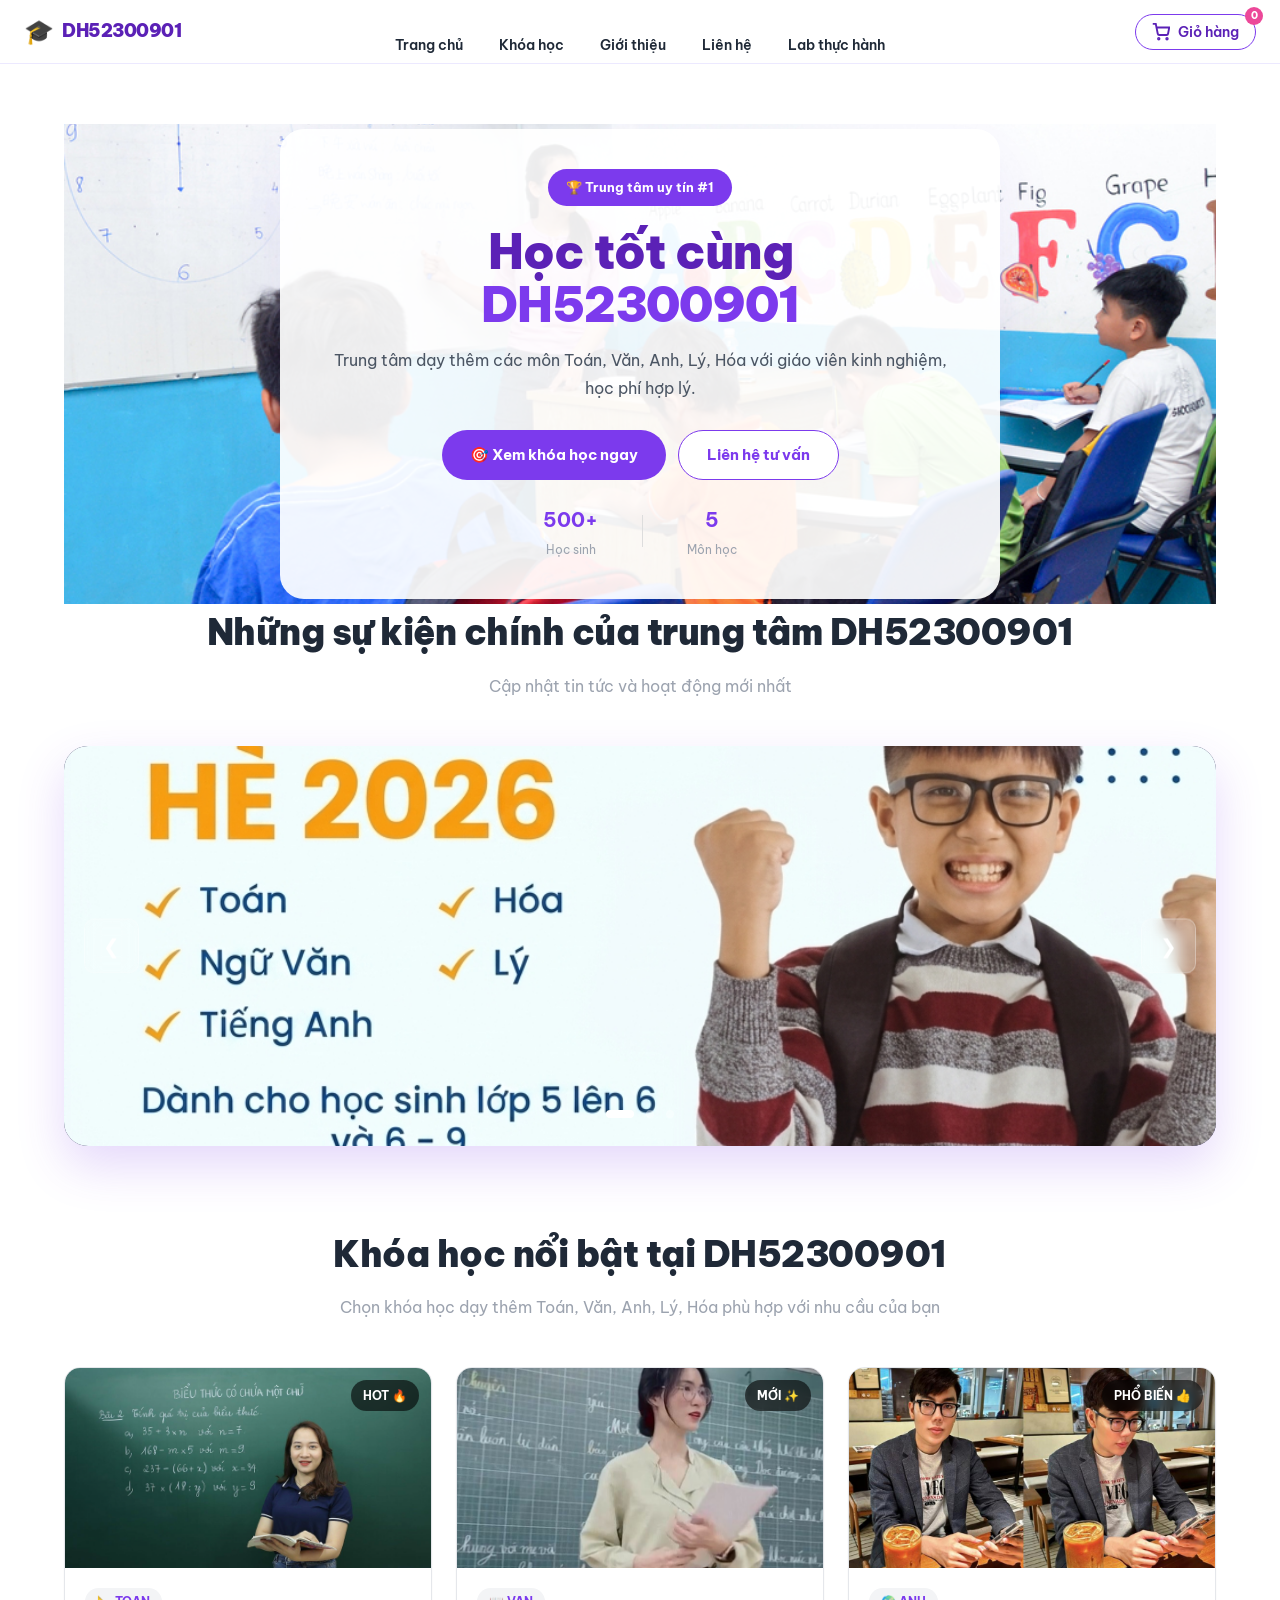
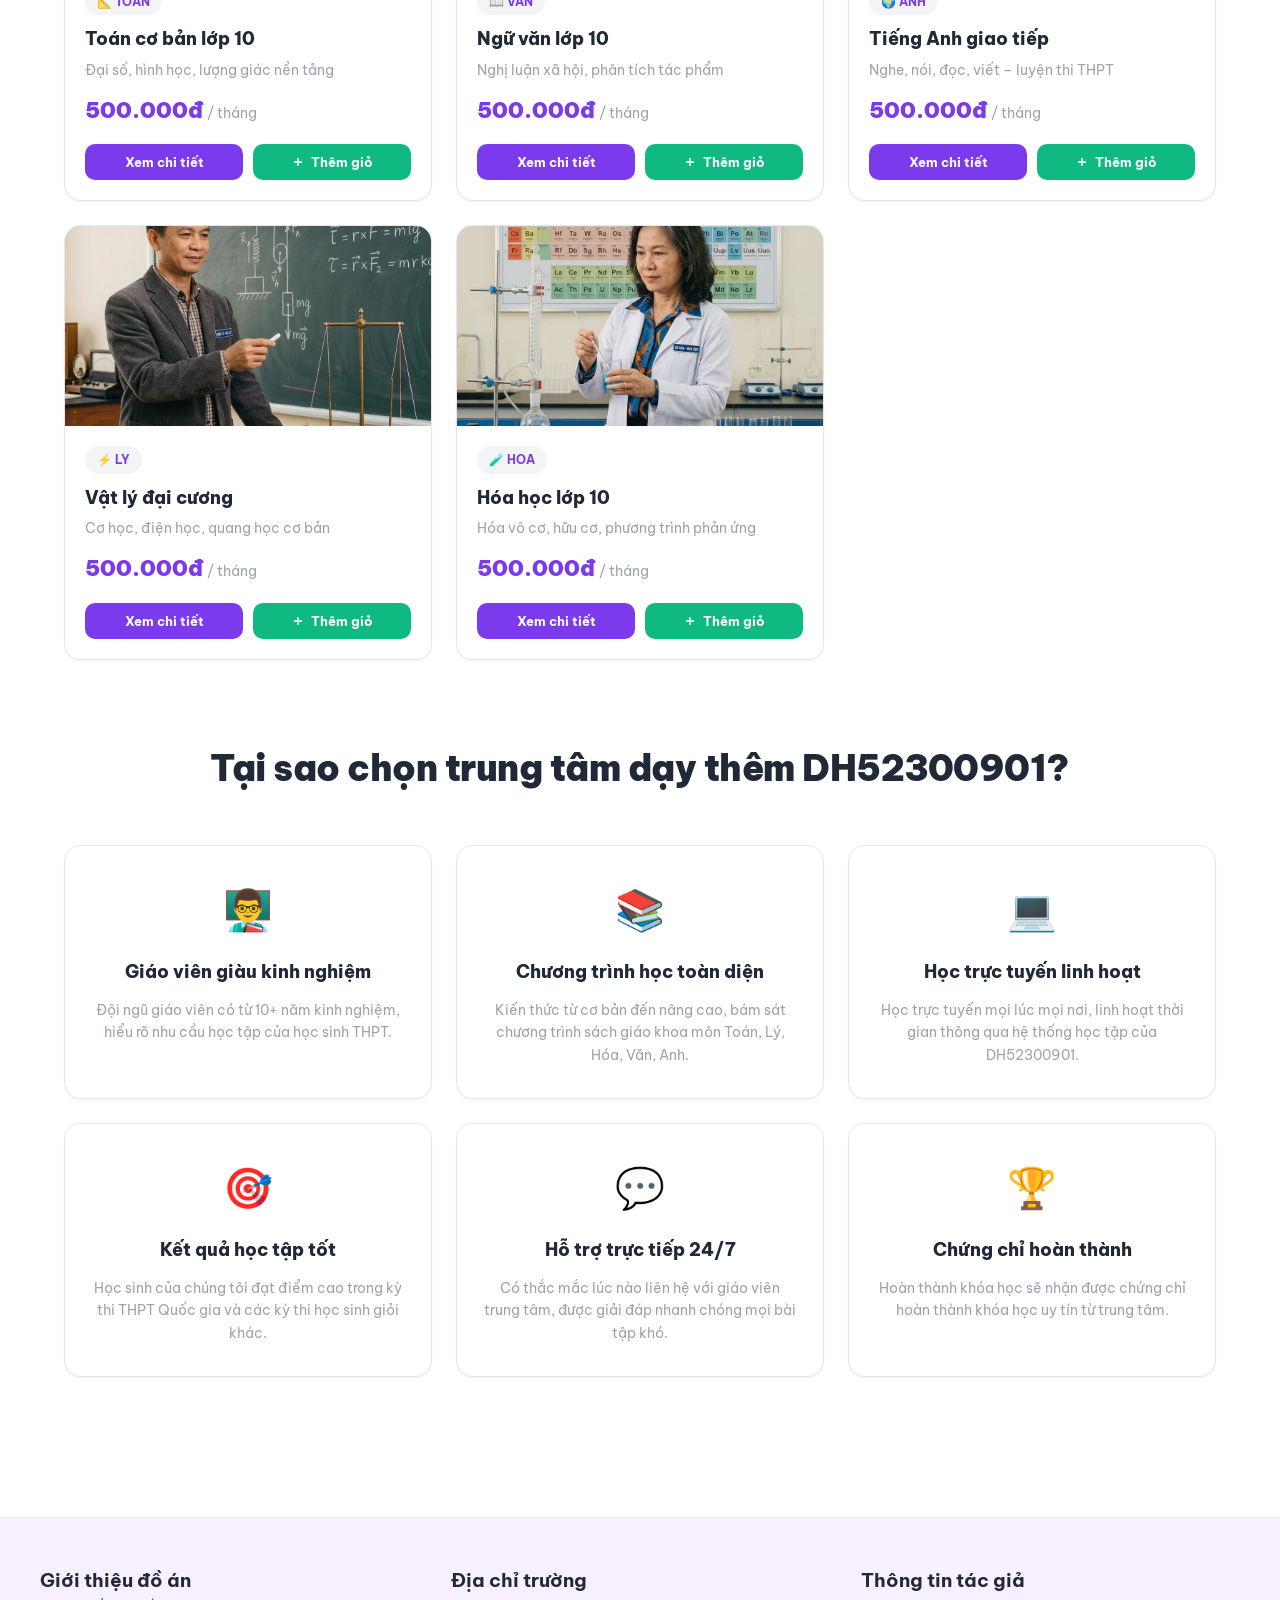
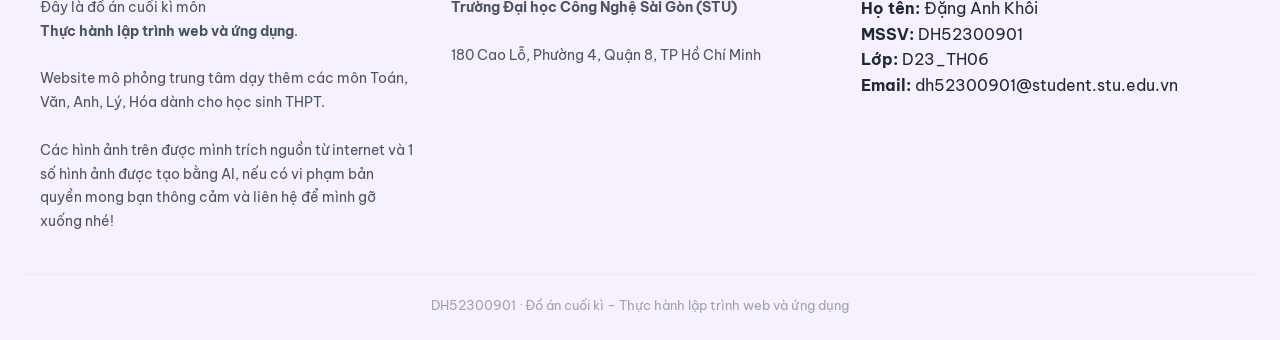
<file: index.html>
<!DOCTYPE html>
<html lang="vi">
<head>
  <meta charset="UTF-8" />
  <meta name="viewport" content="width=device-width, initial-scale=1.0" />
  <title>Khóa học trực tuyến - DH52300901</title>
  <meta name="google-site-verification" content="_TT1Zi2xBsuQ5uroSVG64uKX32jhVyEyyowKezohORg" />
  <meta name="description" content="DH52300901 - Trung tâm dạy thêm: khóa học Toán, Văn, Anh, Lý, Hóa. Học trực tuyến linh hoạt, giáo viên giàu kinh nghiệm.">
  <meta name="author" content="Đặng Anh Khôi">
  <link rel="canonical" href="https://anhkhoi0208.github.io/DH52300901-t-ch-h-p-AEO-AIEO-v-c-c-k-thu-t-tri-n-khai./">
  <meta property="og:type" content="website">
  <meta property="og:title" content="Khóa học trực tuyến - DH52300901">
  <meta property="og:description" content="DH52300901 - Trung tâm dạy thêm: khóa học Toán, Văn, Anh, Lý, Hóa. Học trực tuyến linh hoạt, giáo viên giàu kinh nghiệm.">
  <meta property="og:url" content="https://anhkhoi0208.github.io/DH52300901-t-ch-h-p-AEO-AIEO-v-c-c-k-thu-t-tri-n-khai./">
  <meta property="og:image" content="https://anhkhoi0208.github.io/DH52300901-t-ch-h-p-AEO-AIEO-v-c-c-k-thu-t-tri-n-khai./jpg/banner.jpg">
  <meta name="twitter:card" content="summary_large_image">
  <meta name="twitter:title" content="Khóa học trực tuyến - DH52300901">
  <meta name="twitter:description" content="DH52300901 - Trung tâm dạy thêm: khóa học Toán, Văn, Anh, Lý, Hóa.">
  <link rel="preconnect" href="https://fonts.googleapis.com">
  <link href="https://fonts.googleapis.com/css2?family=Be+Vietnam+Pro:wght@400;500;600;700;800;900&display=swap" rel="stylesheet">
  <link rel="stylesheet" href="css/style.css" />
  
  <script type="application/ld+json">
  {
    "@context": "https://schema.org",
    "@graph": [
      {
        "@type": "Organization",
       "@id": "https://anhkhoi0208.github.io/DH52300901-t-ch-h-p-AEO-AIEO-v-c-c-k-thu-t-tri-n-khai./#org",
        "name": "Trung tâm DH52300901",
        "url": "https://anhkhoi0208.github.io/DH52300901-t-ch-h-p-AEO-AIEO-v-c-c-k-thu-t-tri-n-khai./",
        "logo": "https://anhkhoi0208.github.io/DH52300901-t-ch-h-p-AEO-AIEO-v-c-c-k-thu-t-tri-n-khai./jpg/banner.jpg",
        "contactPoint": [
          {
            "@type": "ContactPoint",
            "email": "dh52300901@student.stu.edu.vn",
            "contactType": "customer support",
            "availableLanguage": ["vi"]
          }
        ]
      },
      {
        "@type": "WebSite",
          "@id": "https://anhkhoi0208.github.io/DH52300901-t-ch-h-p-AEO-AIEO-v-c-c-k-thu-t-tri-n-khai./#website",
          "url": "https://anhkhoi0208.github.io/DH52300901-t-ch-h-p-AEO-AIEO-v-c-c-k-thu-t-tri-n-khai./",
          "name": "Khóa học trực tuyến - DH52300901",
          "publisher": {
           "@id": "https://anhkhoi0208.github.io/DH52300901-t-ch-h-p-AEO-AIEO-v-c-c-k-thu-t-tri-n-khai./#org"
                        }
    },
      {
        "@type": "WebPage",
        "@id": "https://anhkhoi0208.github.io/DH52300901-t-ch-h-p-AEO-AIEO-v-c-c-k-thu-t-tri-n-khai./index.html",
        "url": "https://anhkhoi0208.github.io/DH52300901-t-ch-h-p-AEO-AIEO-v-c-c-k-thu-t-tri-n-khai./index.html",
        "name": "Khóa học trực tuyến - DH52300901",
        "description": "Trang chủ giới thiệu khóa học trực tuyến và thông tin trung tâm đào tạo công nghệ DH52300901.",
      "isPartOf": {
       "@id": "https://anhkhoi0208.github.io/DH52300901-t-ch-h-p-AEO-AIEO-v-c-c-k-thu-t-tri-n-khai./#website"
                  },
      "author": {
        "@type": "Person",
         "name": "Đặng Anh Khôi"
                },
        "datePublished": "2026-05-21",
        "dateModified": "2026-05-22"
      }
    ]
  }
  </script>
  
  <script type="application/ld+json">
  {
    "@context": "https://schema.org",
    "@type": "FAQPage",
    "mainEntity": [
      {
        "@type": "Question",
        "name": "Làm sao để đăng ký khóa học tại trung tâm DH52300901?",
        "acceptedAnswer": {
          "@type": "Answer",
          "text": "Bạn có thể đăng ký khóa học bằng cách truy cập vào trang Liên hệ trên website chính thức của DH52300901, điền thông tin vào form tư vấn hoặc gửi email trực tiếp đến dh52300901@student.stu.edu.vn."
        }
      },
      {
        "@type": "Question",
        "name": "Học phí các khóa học trực tuyến tại DH52300901 là bao nhiêu?",
        "acceptedAnswer": {
          "@type": "Answer",
          "text": "Học phí tại trung tâm DH52300901 phụ thuộc vào từng lộ trình học cụ thể (như Lập trình Web, C#, C++). Học viên vui lòng liên hệ trực tiếp để nhận bảng giá chi tiết kèm các chương trình ưu đãi hiện hành."
        }
      }
    ]
  }
  </script>
</head>
<body>

  <a class="skip-link" href="#main" style="position: absolute; top: -9999px; left: -9999px;" aria-hidden="true">Bỏ qua sang nội dung chính</a>

  <header class="header">
    <div class="logo" onclick="scrollToTop()" role="button" tabindex="0" aria-label="Trang chủ" style="cursor: pointer;">
      <span class="logo-icon">🎓</span>
      <span class="logo-text">DH52300901</span>
    </div>

    <nav aria-label="Thanh điều hướng chính">
      <ul class="main-nav">
        <li><a href="index.html">Trang chủ</a></li>
        <li><a href="#courses">Khóa học</a></li>
        <li><a href="#about">Giới thiệu</a></li>
        <li><a href="lienhe.html">Liên hệ</a></li>
        <li><a href="lab.html">Lab thực hành</a></li>
      </ul>
    </nav>

    <button class="cart-btn" onclick="openCart()" aria-label="Mở giỏ hàng">
      <svg width="18" height="18" viewBox="0 0 24 24" fill="none" stroke="currentColor" stroke-width="2.5"><circle cx="9" cy="21" r="1"/><circle cx="20" cy="21" r="1"/><path d="M1 1h4l2.68 13.39a2 2 0 0 0 2 1.61h9.72a2 2 0 0 0 2-1.61L23 6H6"/></svg>
      Giỏ hàng
      <span class="cart-badge" id="cart-count" aria-live="polite" aria-atomic="true">0</span>
    </button>

    <button class="hamburger" id="hamburger" onclick="toggleMobileNav()" aria-label="Menu" aria-controls="mobile-nav" aria-expanded="false">
      <span></span><span></span><span></span>
    </button>
  </header>

  <div class="mobile-nav-overlay" id="mobile-nav-overlay" onclick="closeMobileNav()"></div>
  <nav class="mobile-nav" id="mobile-nav" aria-label="Thanh điều hướng di động">
    <ul>
      <li><a href="#banner" onclick="closeMobileNav()">🏠 Trang chủ</a></li>
      <li><a href="#courses" onclick="closeMobileNav()">📚 Khóa học</a></li>
      <li><a href="#about" onclick="closeMobileNav()">ℹ️ Giới thiệu</a></li>
      <li><a href="lienhe.html" onclick="closeMobileNav()">📞 Liên hệ</a></li>
    </ul>
  </nav>
  
  <main id="main" class="main" role="main">
    
    <section class="banner" id="banner">
      <img class="banner-img" src="jpg/banner.jpg" alt="Banner trung tâm dạy thêm DH52300901" />
      <div class="banner-content">
        <div class="banner-badge">🏆 Trung tâm uy tín #1</div>
        <h1>Học tốt cùng<br/><span class="hero-highlight">DH52300901</span></h1>
        <p>Trung tâm dạy thêm các môn Toán, Văn, Anh, Lý, Hóa với giáo viên kinh nghiệm, học phí hợp lý.</p>

        <div class="banner-actions">
          <button class="banner-btn primary" onclick="document.getElementById('courses').scrollIntoView({behavior:'smooth'})">
            🎯 Xem khóa học ngay
          </button>
          <a href="lienhe.html" class="banner-btn secondary">Liên hệ tư vấn</a>
        </div>

        <div class="banner-stats">
          <div class="stat"><strong>500+</strong><span>Học sinh</span></div>
          <div class="stat-divider"></div>
          <div class="stat"><strong>5</strong><span>Môn học</span></div>
        </div>
      </div>
    </section>

    <section class="event-section">
      <div class="section-header">
        <h2 class="section-title">Những sự kiện chính của trung tâm DH52300901</h2>
        <p class="section-sub">Cập nhật tin tức và hoạt động mới nhất</p>
      </div>

      <div class="banner-slider">
        <div class="banner-slide active">
          <img src="jpg/slideshow2.png" alt="Sự kiện khai giảng khóa học trực tuyến mới">
        </div>
        <div class="banner-slide">
          <img src="jpg/slideshow1.png" alt="Buổi học lập trình nhóm chất lượng cao">
        </div>
        <div class="banner-slide">
          <img src="jpg/sildeshow3.png" alt="Vinh danh học viên đạt điểm cao kỳ thi quốc gia">
        </div>
        <button class="banner-prev" aria-label="Sự kiện trước">&#10094;</button>
        <button class="banner-next" aria-label="Sự kiện tiếp">&#10095;</button>
        <div class="banner-dots">
          <span class="banner-dot active"></span>
          <span class="banner-dot"></span>
          <span class="banner-dot"></span>
        </div>
      </div>
    </section>

    <section id="courses" class="courses-section">
      <div class="section-header">
        <h2 class="section-title">Khóa học nổi bật tại DH52300901</h2>
        <p class="section-sub">Chọn khóa học dạy thêm Toán, Văn, Anh, Lý, Hóa phù hợp với nhu cầu của bạn</p>
      </div>

      <div class="courses-grid" id="courses-grid">
      </div>
    </section>

    <section id="about" class="about-section">
      <div class="section-header">
        <h2 class="section-title">Tại sao chọn trung tâm dạy thêm DH52300901?</h2>
      </div>

      <div class="about-grid">
        <div class="about-card">
          <div class="about-icon" aria-hidden="true">👨‍🏫</div>
          <h3>Giáo viên giàu kinh nghiệm</h3>
          <p>Đội ngũ giáo viên có từ 10+ năm kinh nghiệm, hiểu rõ nhu cầu học tập của học sinh THPT.</p>
        </div>

        <div class="about-card">
          <div class="about-icon" aria-hidden="true">📚</div>
          <h3>Chương trình học toàn diện</h3>
          <p>Kiến thức từ cơ bản đến nâng cao, bám sát chương trình sách giáo khoa môn Toán, Lý, Hóa, Văn, Anh.</p>
        </div>

        <div class="about-card">
          <div class="about-icon" aria-hidden="true">💻</div>
          <h3>Học trực tuyến linh hoạt</h3>
          <p>Học trực tuyến mọi lúc mọi nơi, linh hoạt thời gian thông qua hệ thống học tập của DH52300901.</p>
        </div>

        <div class="about-card">
          <div class="about-icon" aria-hidden="true">🎯</div>
          <h3>Kết quả học tập tốt</h3>
          <p>Học sinh của chúng tôi đạt điểm cao trong kỳ thi THPT Quốc gia và các kỳ thi học sinh giỏi khác.</p>
        </div>

        <div class="about-card">
          <div class="about-icon" aria-hidden="true">💬</div>
          <h3>Hỗ trợ trực tiếp 24/7</h3>
          <p>Có thắc mắc lúc nào liên hệ với giáo viên trung tâm, được giải đáp nhanh chóng mọi bài tập khó.</p>
        </div>

        <div class="about-card">
          <div class="about-icon" aria-hidden="true">🏆</div>
          <h3>Chứng chỉ hoàn thành</h3>
          <p>Hoàn thành khóa học sẽ nhận được chứng chỉ hoàn thành khóa học uy tín từ trung tâm.</p>
        </div>
      </div>
    </section>

  </main>

  <footer class="footer">
    <div class="footer-content">
      <div class="footer-col left">
        <h3>Giới thiệu đồ án</h3>
        <p>
          Đây là đồ án cuối kì môn<br/>
          <strong>Thực hành lập trình web và ứng dụng</strong>.<br/><br/>
          Website mô phỏng trung tâm dạy thêm các môn Toán, Văn, Anh, Lý, Hóa dành cho học sinh THPT.
          <br/><br/>
          Các hình ảnh trên được mình trích nguồn từ internet và 1 số hình ảnh được tạo bằng AI, nếu có vi phạm bản quyền mong bạn thông cảm và liên hệ để mình gỡ xuống nhé!
        </p>
      </div>
      <div class="footer-col center">
        <h3>Địa chỉ trường</h3>
        <p>
          <strong>Trường Đại học Công Nghệ Sài Gòn (STU)</strong><br/><br/>
          180 Cao Lỗ, Phường 4, Quận 8, TP Hồ Chí Minh<br/>
        </p>
      </div>
      <div class="footer-col right">
        <h3>Thông tin tác giả</h3>
        <div class="info-row">
          <span><strong>Họ tên:</strong></span>
          <span>Đặng Anh Khôi</span>
        </div>
        <div class="info-row">
          <span><strong>MSSV:</strong></span>
          <span>DH52300901</span>
        </div>
        <div class="info-row">
          <span><strong>Lớp:</strong></span>
          <span>D23_TH06</span>
        </div>
        <div class="info-row">
          <span><strong>Email:</strong></span>
          <span>dh52300901@student.stu.edu.vn</span>
        </div>
      </div>
    </div>
    <div class="footer-bottom">
      DH52300901 · Đồ án cuối kì – Thực hành lập trình web và ứng dụng
    </div>
  </footer>

  <div class="cart-overlay" id="cart-overlay" onclick="closeCart()"></div>
  <div class="cart-modal" id="cart-modal">
    <div class="cart-modal-content">
      <div class="cart-modal-header">
        <h2>🛒 Giỏ hàng</h2>
        <button class="close-btn" onclick="closeCart()">&times;</button>
      </div>
      <div class="cart-modal-body" id="cart-modal-body">
        <p class="empty-cart">Giỏ hàng trống</p>
      </div>
      <div class="cart-modal-footer">
        <div class="cart-total">
          <span>Tổng:</span>
          <span class="total-price" id="total-price">0đ</span>
        </div>
        <button class="btn-checkout" onclick="checkout()">Thanh toán</button>
      </div>
    </div>
  </div>

  <script src="js/app.js"></script>
</body>
</html>
</file>
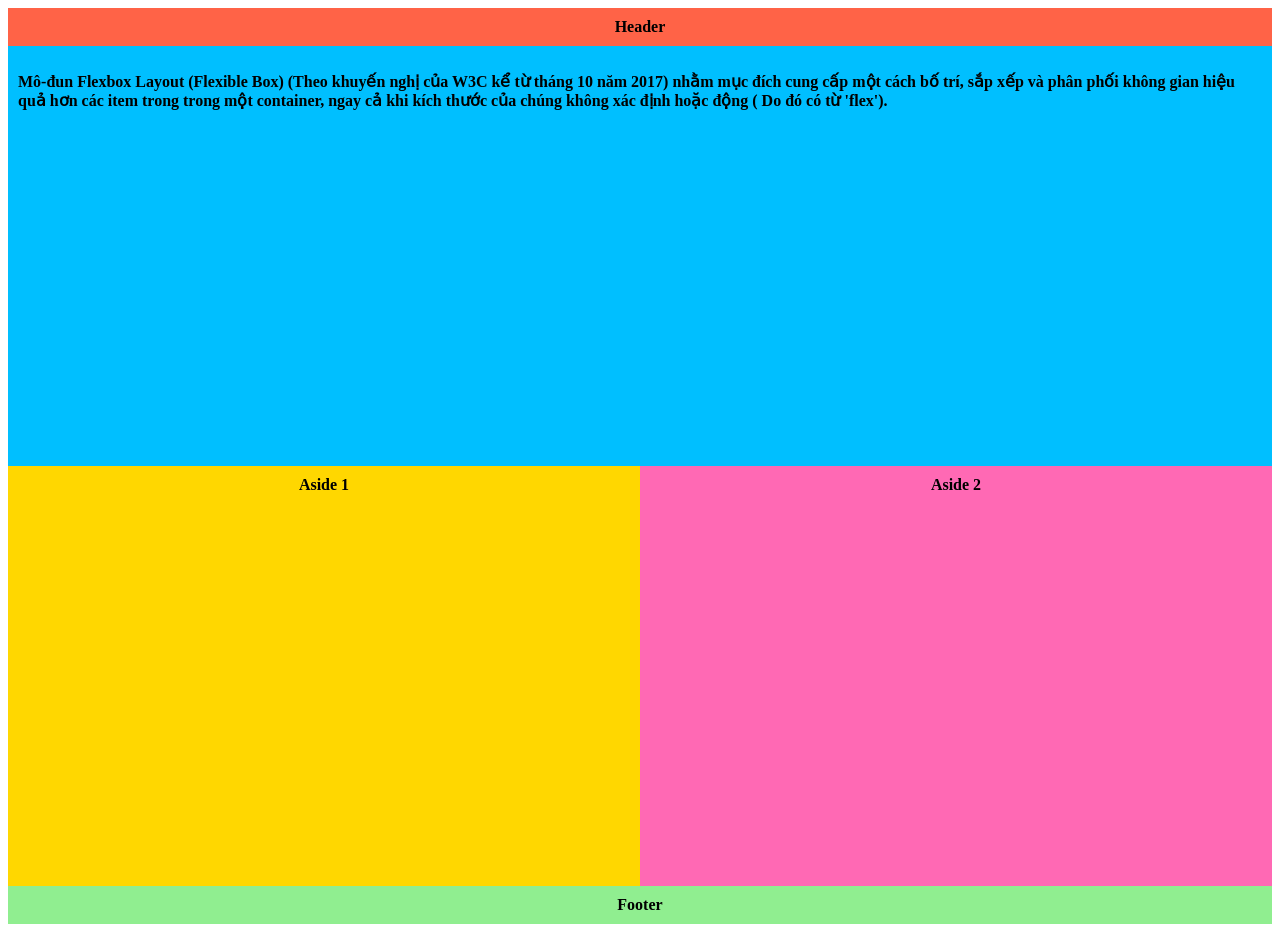
<file: lab/Lab06/Bai_2_Minh_hoa_layout/index.html>
<!DOCTYPE html>
<html>

<head>
	<meta http-equiv="Content-Type" content="text/html; charset=utf-8" />
    <link rel="stylesheet" href="css/style.css">
</head>

<body>
    <div class="wrapper">
        <header class="header-flex-2">Header</header>
        <article class="main">
            <p>Mô-đun Flexbox Layout (Flexible Box) (Theo khuyến nghị của W3C kể từ tháng 10 năm 2017) nhằm mục đích
                cung cấp một cách bố trí, sắp xếp và phân phối không gian hiệu quả hơn các item trong trong một
                container, ngay cả khi kích thước của chúng không xác định hoặc động ( Do đó có từ 'flex').</p>
        </article>
        <aside class="aside aside-1">Aside 1</aside>
        <aside class="aside aside-2">Aside 2</aside>
        <footer class="footer-flex-2">Footer</footer>
    </div>
</body>

</html>
</file>
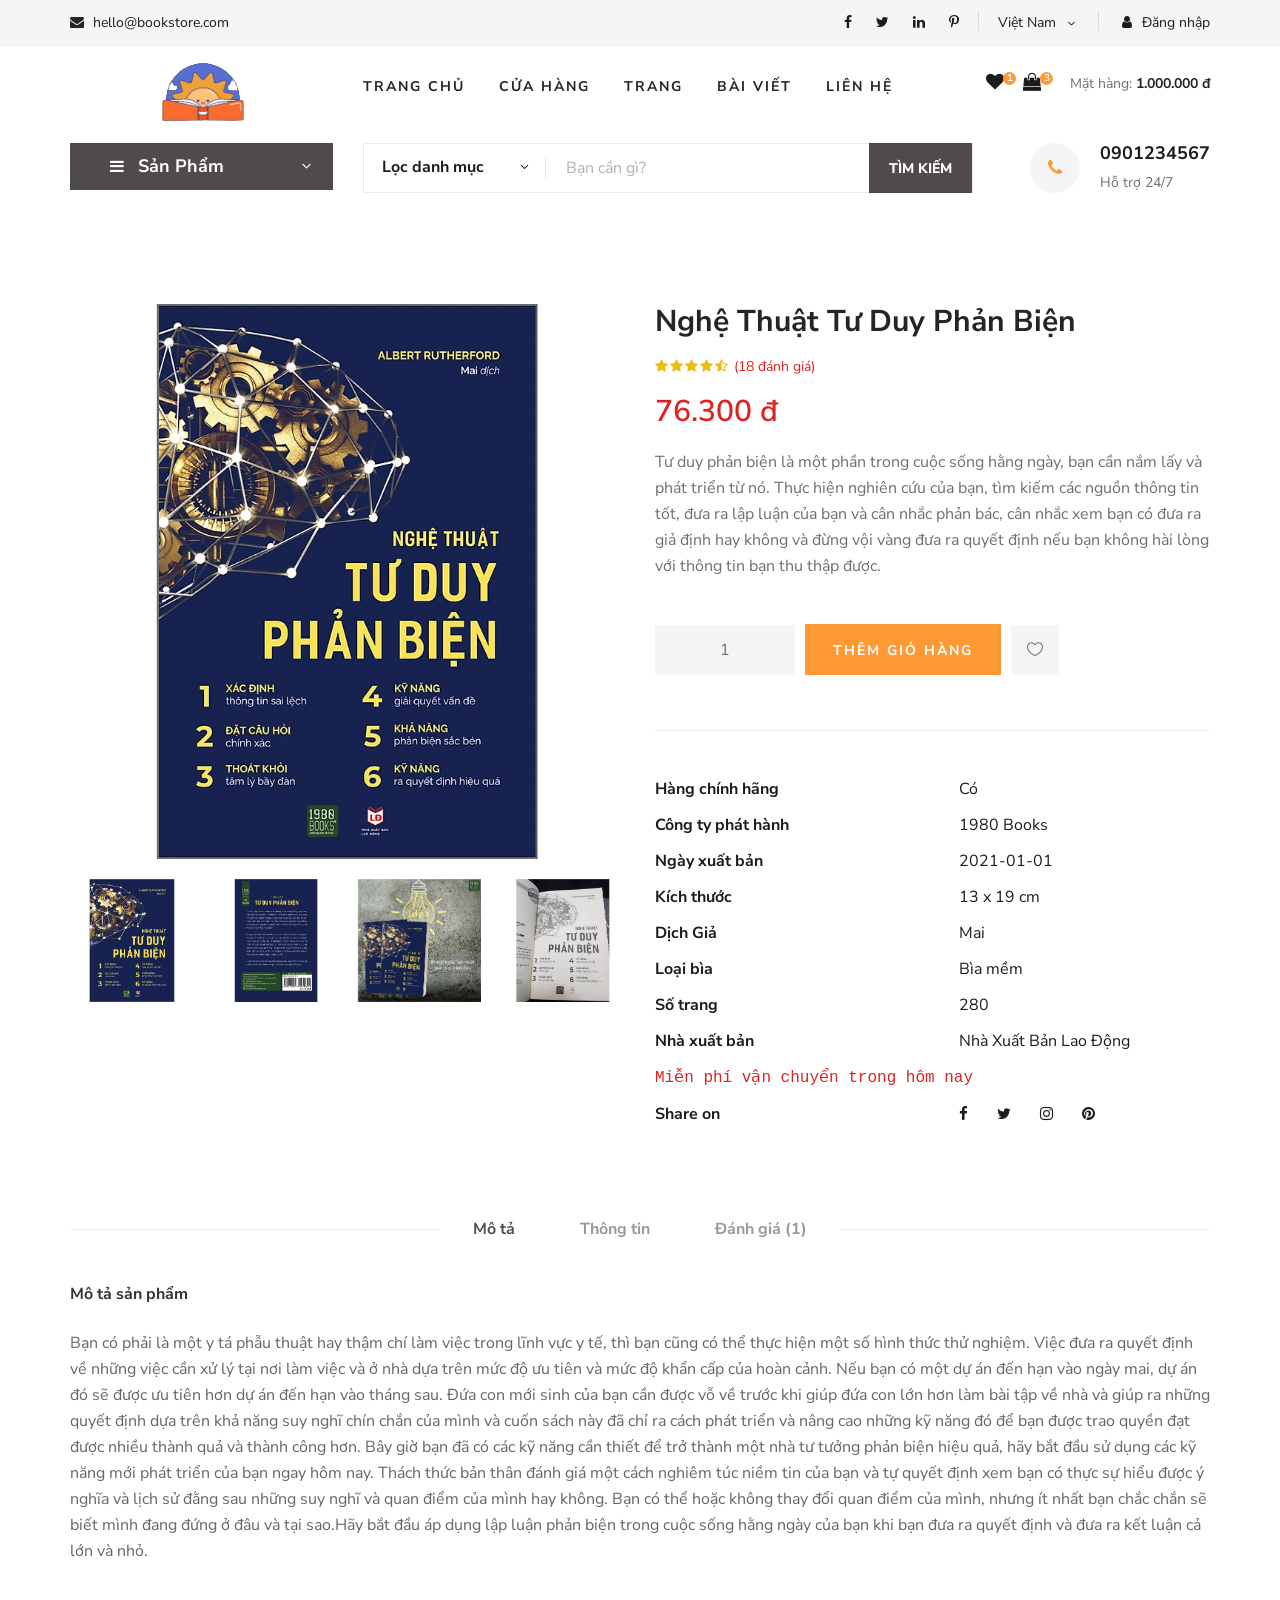
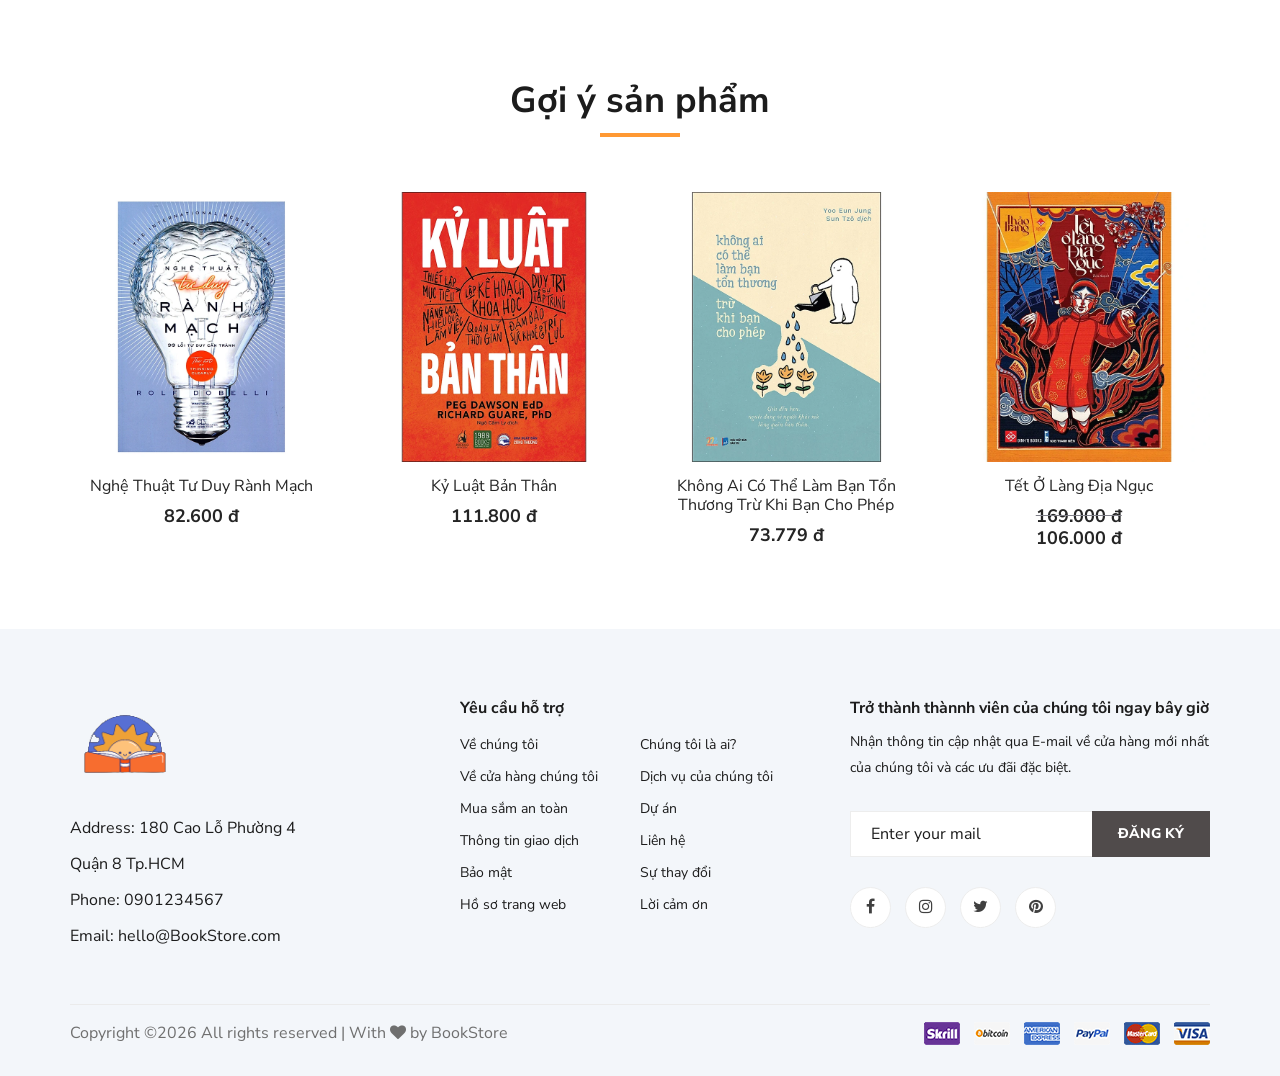
<file: lab/Lab08/Vi_du_2/index.html>
<!DOCTYPE html>
<html lang="zxx">

<head>
    <meta charset="UTF-8">
    <meta name="description" content="Ogani Template">
    <meta name="keywords" content="Ogani, unica, creative, html">
    <meta name="viewport" content="width=device-width, initial-scale=1.0">
    <meta http-equiv="X-UA-Compatible" content="ie=edge">
    <title>Nice | BookStore</title>

    <!-- Google Font -->
    <link href="https://fonts.googleapis.com/css2?family=Nunito Sans:wght@200;300;400;600;900&display=swap" rel="stylesheet">

    <!-- Css Styles -->
    <link rel="stylesheet" href="css/bootstrap.min.css" type="text/css">
    <link rel="stylesheet" href="css/font-awesome.min.css" type="text/css">
    <link rel="stylesheet" href="css/elegant-icons.css" type="text/css">
    <link rel="stylesheet" href="css/nice-select.css" type="text/css">
    <link rel="stylesheet" href="css/jquery-ui.min.css" type="text/css">
    <link rel="stylesheet" href="css/owl.carousel.min.css" type="text/css">
    <link rel="stylesheet" href="css/slicknav.min.css" type="text/css">
    <link rel="stylesheet" href="css/style.css" type="text/css">

    <style>
        .product__details__pic__slider {
            position: relative;
            overflow: hidden;
        }

        .product__details__pic__slider img {
            display: none;
            width: 100%;
            height: auto;
        }

        .button__slide{
            text-align: center;
            padding-top: 10px;
        }
    </style>

    
</head>

<body>
    <!-- Page Preloder -->
    <div id="preloder">
        <div class="loader"></div>
    </div>

    <!-- Humberger Begin -->
    <div class="humberger__menu__overlay"></div>
    <div class="humberger__menu__wrapper">
        <div class="humberger__menu__logo">
            <a href="#"><img src="img/logo.png" alt=""></a>
        </div>
        <div class="humberger__menu__cart">
            <ul>
                <li><a href="#"><i class="fa fa-heart"></i> <span>1</span></a></li>
                <li><a href="#"><i class="fa fa-shopping-bag"></i> <span>3</span></a></li>
            </ul>
            <div class="header__cart__price">Mặt hàng: <span>1.000.000 đ</span></div>
        </div>
        <div class="humberger__menu__widget">
            <div class="header__top__right__language">
                <div>Việt Nam</div>
                <span class="arrow_carrot-down"></span>
                <ul>
                    <li><a href="#">Spanis</a></li>
                    <li><a href="#">English</a></li>
                </ul>
            </div>
            <div class="header__top__right__auth">
                <a href="#"><i class="fa fa-user"></i> Đăng nhập</a>
            </div>
        </div>
        <nav class="humberger__menu__nav mobile-menu">
            <ul>
                <li><a href="./index.html">Trang chủ</a></li>
                <li><a href="./shop-grid.html">Cửa hàng</a></li>
                <li><a href="#">Trang</a>
                    <ul class="header__menu__dropdown">
                        <li><a href="./shop-details.html">Cửa hàng chi tiết</a></li>
                        <li><a href="./shoping-cart.html">Giỏ hàng</a></li>
                        <li><a href="./checkout.html">Thủ tục thanh toán</a></li>
                        <li><a href="./blog-details.html">Chi tiết bài viết</a></li>
                    </ul>
                </li>
                <li><a href="./blog.html">Bài viết</a></li>
                <li><a href="./contact.html">Liên hệ</a></li>
            </ul>
        </nav>
        <div id="mobile-menu-wrap"></div>
        <div class="header__top__right__social">
            <a href="#"><i class="fa fa-facebook"></i></a>
            <a href="#"><i class="fa fa-twitter"></i></a>
            <a href="#"><i class="fa fa-linkedin"></i></a>
            <a href="#"><i class="fa fa-pinterest-p"></i></a>
        </div>
        <div class="humberger__menu__contact">
            <ul>
                <li><i class="fa fa-envelope"></i> hello@bookstore.com</li>
            </ul>
        </div>
    </div>
    <!-- Humberger End -->

    <!-- Header Section Begin -->
    <header class="header">
        <div class="header__top">
            <div class="container">
                <div class="row">
                    <div class="col-lg-6 col-md-6">
                        <div class="header__top__left">
                            <ul>
                                <li><i class="fa fa-envelope"></i> hello@bookstore.com</li>
                            </ul>
                        </div>
                    </div>
                    <div class="col-lg-6 col-md-6">
                        <div class="header__top__right">
                            <div class="header__top__right__social">
                                <a href="#"><i class="fa fa-facebook"></i></a>
                                <a href="#"><i class="fa fa-twitter"></i></a>
                                <a href="#"><i class="fa fa-linkedin"></i></a>
                                <a href="#"><i class="fa fa-pinterest-p"></i></a>
                            </div>
                            <div class="header__top__right__language">
                                <div>Việt Nam</div>
                                <span class="arrow_carrot-down"></span>
                                <ul>
                                    <li><a href="#">Spanis</a></li>
                                    <li><a href="#">English</a></li>
                                </ul>
                            </div>
                            <div class="header__top__right__auth">
                                <a href="#"><i class="fa fa-user"></i> Đăng nhập</a>
                            </div>
                        </div>
                    </div>
                </div>
            </div>
        </div>
        <div class="container">
            <div class="row">
                <div class="col-lg-3">
                    <div class="header__logo">
                        <a href="./index.html"><img src="img/logo.png" alt=""></a>
                    </div>
                </div>
                <div class="col-lg-6">
                    <nav class="header__menu">
                        <ul class="ul-menu">
                            <li><a href="./index.html">Trang chủ</a></li>
                            <li><a href="./shop-grid.html">Cửa hàng</a></li>
                            <li><a href="#">Trang</a>
                                <ul class="header__menu__dropdown">
                                    <li><a href="./shop-details.html">Cửa hàng chi tiết</a></li>
                                    <li><a href="./shoping-cart.html">Giỏ hàng</a></li>
                                    <li><a href="./checkout.html">Thủ tục thanh toán</a></li>
                                    <li><a href="./blog-details.html">Chi tiết bài viết</a></li>
                                </ul>
                            </li>
                            <li><a href="./blog.html">Bài viết</a></li>
                            <li><a href="./contact.html">Liên hệ</a></li>
                        </ul>
                    </nav>
                </div>
                <div class="col-lg-3">
                    <div class="header__cart">
                        <ul>
                            <li><a href="#"><i class="fa fa-heart"></i> <span>1</span></a></li>
                            <li><a href="#"><i class="fa fa-shopping-bag"></i> <span>3</span></a></li>
                        </ul>
                        <div class="header__cart__price">Mặt hàng: <span>1.000.000 đ</span></div>
                    </div>
                </div>
            </div>
            <div class="humberger__open">
                <i class="fa fa-bars"></i>
            </div>
        </div>
    </header>
    <!-- Header Section End -->

    <!-- Hero Section Begin -->
    <section class="hero hero-normal">
        <div class="container">
            <div class="row">
                <div class="col-lg-3">
                    <div class="hero__categories">
                        <div class="hero__categories__all">
                            <i class="fa fa-bars"></i>
                            <span>Sản Phẩm</span>
                        </div>
                        <ul>
                            <li><a href="#">Văn học</a></li>
                            <li><a href="#">Kinh tế</a></li>
                            <li><a href="#">Thiếu nhi</a></li>
                            <li><a href="#">Kĩ năng sống</a></li>
                            <li><a href="#">Giáo khoa</a></li>
                            <li><a href="#">Từ điển</a></li>
                            <li><a href="#">Lịch sử</a></li>
                            <li><a href="#">Y học</a></li>
                            <li><a href="#">Tạp chí</a></li>
                            <li><a href="#">Ngoại ngữ</a></li>
                            <li><a href="#">Giáo trình</a></li>
                        </ul>
                    </div>
                </div>
                <div class="col-lg-9">
                    <div class="hero__search">
                        <div class="hero__search__form">
                            <form action="#">
                                <div class="hero__search__categories">
                                    Lọc danh mục
                                    <span class="arrow_carrot-down"></span>
                                </div>
                                <input type="text" placeholder="Bạn cần gì?">
                                <button type="submit" class="site-btn">TÌM KIẾM</button>
                            </form>
                        </div>
                        <div class="hero__search__phone">
                            <div class="hero__search__phone__icon">
                                <i class="fa fa-phone"></i>
                            </div>
                            <div class="hero__search__phone__text">
                                <h5>0901234567</h5>
                                <span>Hỗ trợ 24/7 </span>
                            </div>
                        </div>
                    </div>
                </div>
            </div>
        </div>
    </section>
    <!-- Hero Section End -->

    <!-- Product Details Section Begin -->
    <section class="product-details spad">
        <div class="container">
            <div class="row">
                <div class="col-lg-6 col-md-6">
                    <div class="product__details__pic">
                        <div class="product__details__pic__item">
                            <img class="product__details__pic__item--large"
                                src="img/product/Book_2.jpg" alt="">
                        </div>
                        <div class="product__details__pic__slider owl-carousel">
                            <img data-imgbigurl="img/product/details/Book_2.jpg"
                                src="img/product/Book_2.jpg" alt="">
                            <img data-imgbigurl="img/product/details/Book_2_details_2.jpg"
                                src="img/product/details/Book_2_details_2.jpg" alt="">
                            <img data-imgbigurl="img/product/details/Book_2_details_1.jpg"
                                src="img/product/details/Book_2_details_1.jpg" alt="">
                            <img data-imgbigurl="img/product/details/Book_2_details_3.jpg"
                                src="img/product/details/Book_2_details_3.jpg" alt="">
                        </div>
                    </div>
                </div>
                <div class="col-lg-6 col-md-6">
                    <div class="product__details__text">
                        <h3>Nghệ Thuật Tư Duy Phản Biện</h3>
                        <div class="product__details__rating">
                            <i class="fa fa-star"></i>
                            <i class="fa fa-star"></i>
                            <i class="fa fa-star"></i>
                            <i class="fa fa-star"></i>
                            <i class="fa fa-star-half-o"></i>
                            <span>(18 đánh giá)</span>
                        </div>
                        <div class="product__details__price">76.300 đ</div>
                        <p>Tư duy phản biện là một phần trong cuộc sống hằng ngày, bạn cần nắm lấy và phát triển từ nó.
                             Thực hiện nghiên cứu của bạn, tìm kiếm các nguồn thông tin tốt, đưa ra lập luận của bạn và cân nhắc phản bác, 
                             cân nhắc xem bạn có đưa ra giả định hay không và đừng vội vàng đưa ra quyết định nếu bạn không hài lòng với 
                             thông tin bạn thu thập được.</p>
                        <div class="product__details__quantity">
                            <div class="quantity">
                                <div class="pro-qty">
                                    <input type="text" value="1">
                                </div>
                            </div>
                        </div>
                        <a href="#" class="primary-btn">Thêm giỏ hàng</a>
                        <a href="#" class="heart-icon"><span class="icon_heart_alt"></span></a>
                        <ul>
                            <li><b>Hàng chính hãng</b> <span>Có</span></li>
                            <li><b>Công ty phát hành</b> <span>1980 Books</span></li>
                            <li><b>Ngày xuất bản</b> <span>2021-01-01</span></li>
                            <li><b>Kích thước</b> <span>13 x 19 cm </span></li>
                            <li><b>Dịch Giả</b> <span>Mai</span></li>
                            <li><b>Loại bìa</b> <span>Bìa mềm</span></li>
                            <li><b>Số trang</b> <span>280</span></li>
                            <li><b>Nhà xuất bản</b> <span>Nhà Xuất Bản Lao Động</span></li>
                            <li><span><samp>Miễn phí vận chuyển trong hôm nay</samp></span></li>
                            <li><b>Share on</b>
                                <div class="share">
                                    <a href="#"><i class="fa fa-facebook"></i></a>
                                    <a href="#"><i class="fa fa-twitter"></i></a>
                                    <a href="#"><i class="fa fa-instagram"></i></a>
                                    <a href="#"><i class="fa fa-pinterest"></i></a>
                                </div>
                            </li>
                        </ul>
                    </div>
                </div>
                <div class="col-lg-12">
                    <div class="product__details__tab">
                        <ul class="nav nav-tabs" role="tablist">
                            <li class="nav-item">
                                <a class="nav-link active" data-toggle="tab" href="#tabs-1" role="tab"
                                    aria-selected="true">Mô tả</a>
                            </li>
                            <li class="nav-item">
                                <a class="nav-link" data-toggle="tab" href="#tabs-2" role="tab"
                                    aria-selected="false">Thông tin</a>
                            </li>
                            <li class="nav-item">
                                <a class="nav-link" data-toggle="tab" href="#tabs-3" role="tab"
                                    aria-selected="false">Đánh giá <span>(1)</span></a>
                            </li>
                        </ul>
                        <div class="tab-content">
                            <div class="tab-pane active" id="tabs-1" role="tabpanel">
                                <div class="product__details__tab__desc">
                                    <h6>Mô tả sản phẩm</h6>
                                    <p>Bạn có phải là một y tá phẫu thuật hay thậm chí làm việc trong lĩnh vực y tế, thì bạn cũng có thể thực hiện một số hình thức thử nghiệm. Việc đưa ra quyết định về những việc cần xử lý tại nơi làm việc và ở nhà dựa trên mức độ ưu tiên và mức độ khẩn cấp của hoàn cảnh.

                                        Nếu bạn có một dự án đến hạn vào ngày mai, dự án đó sẽ được ưu tiên hơn dự án đến hạn vào tháng sau.
                                         Đứa con mới sinh của bạn cần được vỗ về trước khi giúp đứa con lớn hơn làm bài tập về nhà và giúp ra những quyết định dựa trên 
                                         khả năng suy nghĩ chín chắn của mình và cuốn sách này đã chỉ ra cách phát triển và nâng cao những kỹ năng đó để bạn được trao
                                          quyền đạt được nhiều thành quả và thành công hơn. Bây giờ bạn đã có các kỹ năng cần thiết để trở thành một nhà tư tưởng phản
                                          biện hiệu quả, hãy bắt đầu sử dụng các kỹ năng mới phát triển của bạn ngay hôm nay. Thách thức bản thân đánh giá một cách nghiêm
                                           túc niềm tin của bạn và tự quyết định xem bạn có thực sự hiểu được ý nghĩa và lịch sử đằng sau những suy nghĩ và quan điểm của
                                           mình hay không. Bạn có thể hoặc không thay đổi quan điểm của mình, nhưng ít nhất bạn chắc chắn sẽ biết mình đang đứng ở đâu và
                                         tại sao.Hãy bắt đầu áp dụng lập luận phản biện trong cuộc sống hằng ngày của bạn khi bạn đưa ra quyết định và đưa ra kết luận cả lớn và nhỏ.</p>
                                </div>
                            </div>
                            <div class="tab-pane" id="tabs-2" role="tabpanel">
                                <div class="product__details__tab__desc">
                                    <h6>Thông tin sản phẩm</h6>
                                        Về sản phẩm: (39 tích cực, 2 tiêu cực)
                                        <li>
                                            Hầu hết người mua hài lòng với chất lượng sách, đánh giá sách là hay, hữu ích và đáng mua.
                                        </li>
                                        <li>
                                            Một số nhận xét cho biết sách có nội dung tốt, đẹp, in rõ và dễ mang đi.
                                        </li>
                                        <li>
                                            Tuy nhiên, có một số ý kiến cho rằng sách có lối viết đơn giản, không phù hợp với người đã qua công việc kinh doanh.
                                        </li>
                                        Về dịch vụ: (32 tích cực, 2 tiêu cực)
                                        <li>
                                            Đa số khách hàng hài lòng với giao hàng nhanh, đóng gói cẩn thận và dịch vụ hỗ trợ sau bán hàng.
                                        </li>
                                        <li>
                                            Một số nhận xét cho biết nhân viên giao hàng nhiệt tình, vui vẻ và dịch vụ TikiNow được đánh giá tích cực.
                                        </li>
                                        <li>
                                            Tuy nhiên, có một số ý kiến cho rằng khâu đóng gói cẩu thả và có sách bị cong và mòn.
                                        </li>
                                </div>
                            </div>
                            <div class="tab-pane" id="tabs-3" role="tabpanel">
                                <div class="product__details__tab__desc">
                                    <h6>Đánh giá sản phẩm </h6>
                                    <p>Hãy nghĩ đến coi tư duy phản biện như một cơ hội để tương tác với những người khác và tìm hiểu quan điểm của họ. 
                                        Đánh giá những gì người khác nói và xem xét các nguồn thông tin để quyết định xem chúng có xứng đáng hay không.
                                         “Nghệ thuật tư duy phản biện” là một tài liệu tuyệt vời giúp bạn học được những kỹ năng đó và bạn có thể tham khảo lại khi cần.
                                         Hãy nhớ rằng, hơn bất cứ điều gì, hãy rèn luyện kỹ năng tư duy phản biện của bạn, và bạn không bao giờ có thể sai lầm.</p>
                                </div>
                            </div>
                        </div>
                    </div>
                </div>
            </div>
        </div>
    </section>
    <!-- Product Details Section End -->

    <!-- Related Product Section Begin -->
    <section class="related-product">
        <div class="container">
            <div class="row">
                <div class="col-lg-12">
                    <div class="section-title related__product__title">
                        <h2>Gợi ý sản phẩm</h2>
                    </div>
                </div>
            </div>
            <div class="row">
                <div class="col-lg-3 col-md-4 col-sm-6">
                    <div class="product__item">
                        <div class="product__item__pic set-bg" data-setbg="img/product/Book_1.webp">
                            <ul class="product__item__pic__hover">
                                <li><a href="#"><i class="fa fa-heart"></i></a></li>
                                <li><a href="#"><i class="fa fa-retweet"></i></a></li>
                                <li><a href="#"><i class="fa fa-shopping-cart"></i></a></li>
                            </ul>
                        </div>
                        <div class="product__item__text">
                            <h6><a href="#">Nghệ Thuật Tư Duy Rành Mạch</a></h6>
                            <h5>82.600 đ</h5>
                        </div>
                    </div>
                </div>
                <div class="col-lg-3 col-md-4 col-sm-6">
                    <div class="product__item">
                        <div class="product__item__pic set-bg" data-setbg="img/product/Book-3.png">
                            <ul class="product__item__pic__hover">
                                <li><a href="#"><i class="fa fa-heart"></i></a></li>
                                <li><a href="#"><i class="fa fa-retweet"></i></a></li>
                                <li><a href="#"><i class="fa fa-shopping-cart"></i></a></li>
                            </ul>
                        </div>
                        <div class="product__item__text">
                            <h6><a href="#">Kỷ Luật Bản Thân</a></h6>
                            <h5>111.800 đ</h5>
                        </div>
                    </div>
                </div>
                <div class="col-lg-3 col-md-4 col-sm-6">
                    <div class="product__item">
                        <div class="product__item__pic set-bg" data-setbg="img/product/Book_4.jpg">
                            <ul class="product__item__pic__hover">
                                <li><a href="#"><i class="fa fa-heart"></i></a></li>
                                <li><a href="#"><i class="fa fa-retweet"></i></a></li>
                                <li><a href="#"><i class="fa fa-shopping-cart"></i></a></li>
                            </ul>
                        </div>
                        <div class="product__item__text">
                            <h6><a href="#">Không Ai Có Thể Làm Bạn Tổn Thương Trừ Khi Bạn Cho Phép</a></h6>
                            <h5>73.779 đ</h5>
                        </div>
                    </div>
                </div>
                <div class="col-lg-3 col-md-4 col-sm-6">
                    <div class="product__item">
                        <div class="product__item__pic set-bg" data-setbg="img/product/Book_5.jpg">
                            <ul class="product__item__pic__hover">
                                <li><a href="#"><i class="fa fa-heart"></i></a></li>
                                <li><a href="#"><i class="fa fa-retweet"></i></a></li>
                                <li><a href="#"><i class="fa fa-shopping-cart"></i></a></li>
                            </ul>
                        </div>
                        <div class="product__item__text">
                            <h6><a href="#">Tết Ở Làng Địa Ngục</a></h6>
                            <div class="text__sale">
                                <h5 >169.000 đ</h5>
                            </div>
                            <h5 class="text__price">106.000 đ</h5>
                        </div>
                    </div>
                </div>
            </div>
        </div>
    </section>
    <!-- Related Product Section End -->

    <!-- Footer Section Begin -->
    <footer class="footer spad">
        <div class="container">
            <div class="row">
                <div class="col-lg-3 col-md-6 col-sm-6">
                    <div class="footer__about">
                        <div class="footer__about__logo">
                            <a href="./index.html"><img src="img/logo.png" alt=""></a>
                        </div>
                        <ul>
                            <li>Address: 180 Cao Lỗ Phường 4 Quận 8 Tp.HCM</li>
                            <li>Phone: 0901234567</li>
                            <li>Email: hello@BookStore.com</li>
                        </ul>
                    </div>
                </div>
                <div class="col-lg-4 col-md-6 col-sm-6 offset-lg-1">
                    <div class="footer__widget">
                        <h6>
                            Yêu cầu hỗ trợ</h6>
                        <ul>
                            <li><a href="#">Về chúng tôi</a></li>
                            <li><a href="#">Về cửa hàng chúng tôi</a></li>
                            <li><a href="#">Mua sắm an toàn</a></li>
                            <li><a href="#">Thông tin giao dịch</a></li>
                            <li><a href="#">Bảo mật</a></li>
                            <li><a href="#">Hồ sơ trang web</a></li>
                        </ul>
                        <ul>
                            <li><a href="#">Chúng tôi là ai?</a></li>
                            <li><a href="#">Dịch vụ của chúng tôi</a></li>
                            <li><a href="#">Dự án</a></li>
                            <li><a href="#">Liên hệ</a></li>
                            <li><a href="#">Sự thay đổi</a></li>
                            <li><a href="#">Lời cảm ơn</a></li>
                        </ul>
                    </div>
                </div>
                <div class="col-lg-4 col-md-12">
                    <div class="footer__widget">
                        <h6>Trở thành thànnh viên của chúng tôi ngay bây giờ</h6>
                        <p>Nhận thông tin cập nhật qua E-mail về cửa hàng mới nhất của chúng tôi và các ưu đãi đặc biệt.</p>
                        <form action="#">
                            <input type="text" placeholder="Enter your mail">
                            <button type="submit" class="site-btn">Đăng ký</button>
                        </form>
                        <div class="footer__widget__social">
                            <a href="#"><i class="fa fa-facebook"></i></a>
                            <a href="#"><i class="fa fa-instagram"></i></a>
                            <a href="#"><i class="fa fa-twitter"></i></a>
                            <a href="#"><i class="fa fa-pinterest"></i></a>
                        </div>
                    </div>
                </div>
            </div>
            <div class="row">
                <div class="col-lg-12">
                    <div class="footer__copyright">
                        <div class="footer__copyright__text"><p>
  Copyright &copy;<script>document.write(new Date().getFullYear());</script> All rights reserved | With <i class="fa fa-heart" aria-hidden="true"></i> by BookStore</a>
  </p></div>
                        <div class="footer__copyright__payment"><img src="img/payment-item.png" alt=""></div>
                    </div>
                </div>
            </div>
        </div>
    </footer>
    <!-- Footer Section End -->

    <!-- Js Plugins -->
    <script src="js/jquery-3.3.1.min.js"></script>
    <script src="js/bootstrap.min.js"></script>
    <script src="js/jquery.nice-select.min.js"></script>
    <script src="js/jquery-ui.min.js"></script>
    <script src="js/jquery.slicknav.js"></script>
    <script src="js/mixitup.min.js"></script>
    <script src="js/owl.carousel.min.js"></script>
    <script src="js/main.js"></script>
</body>

</html>
</file>
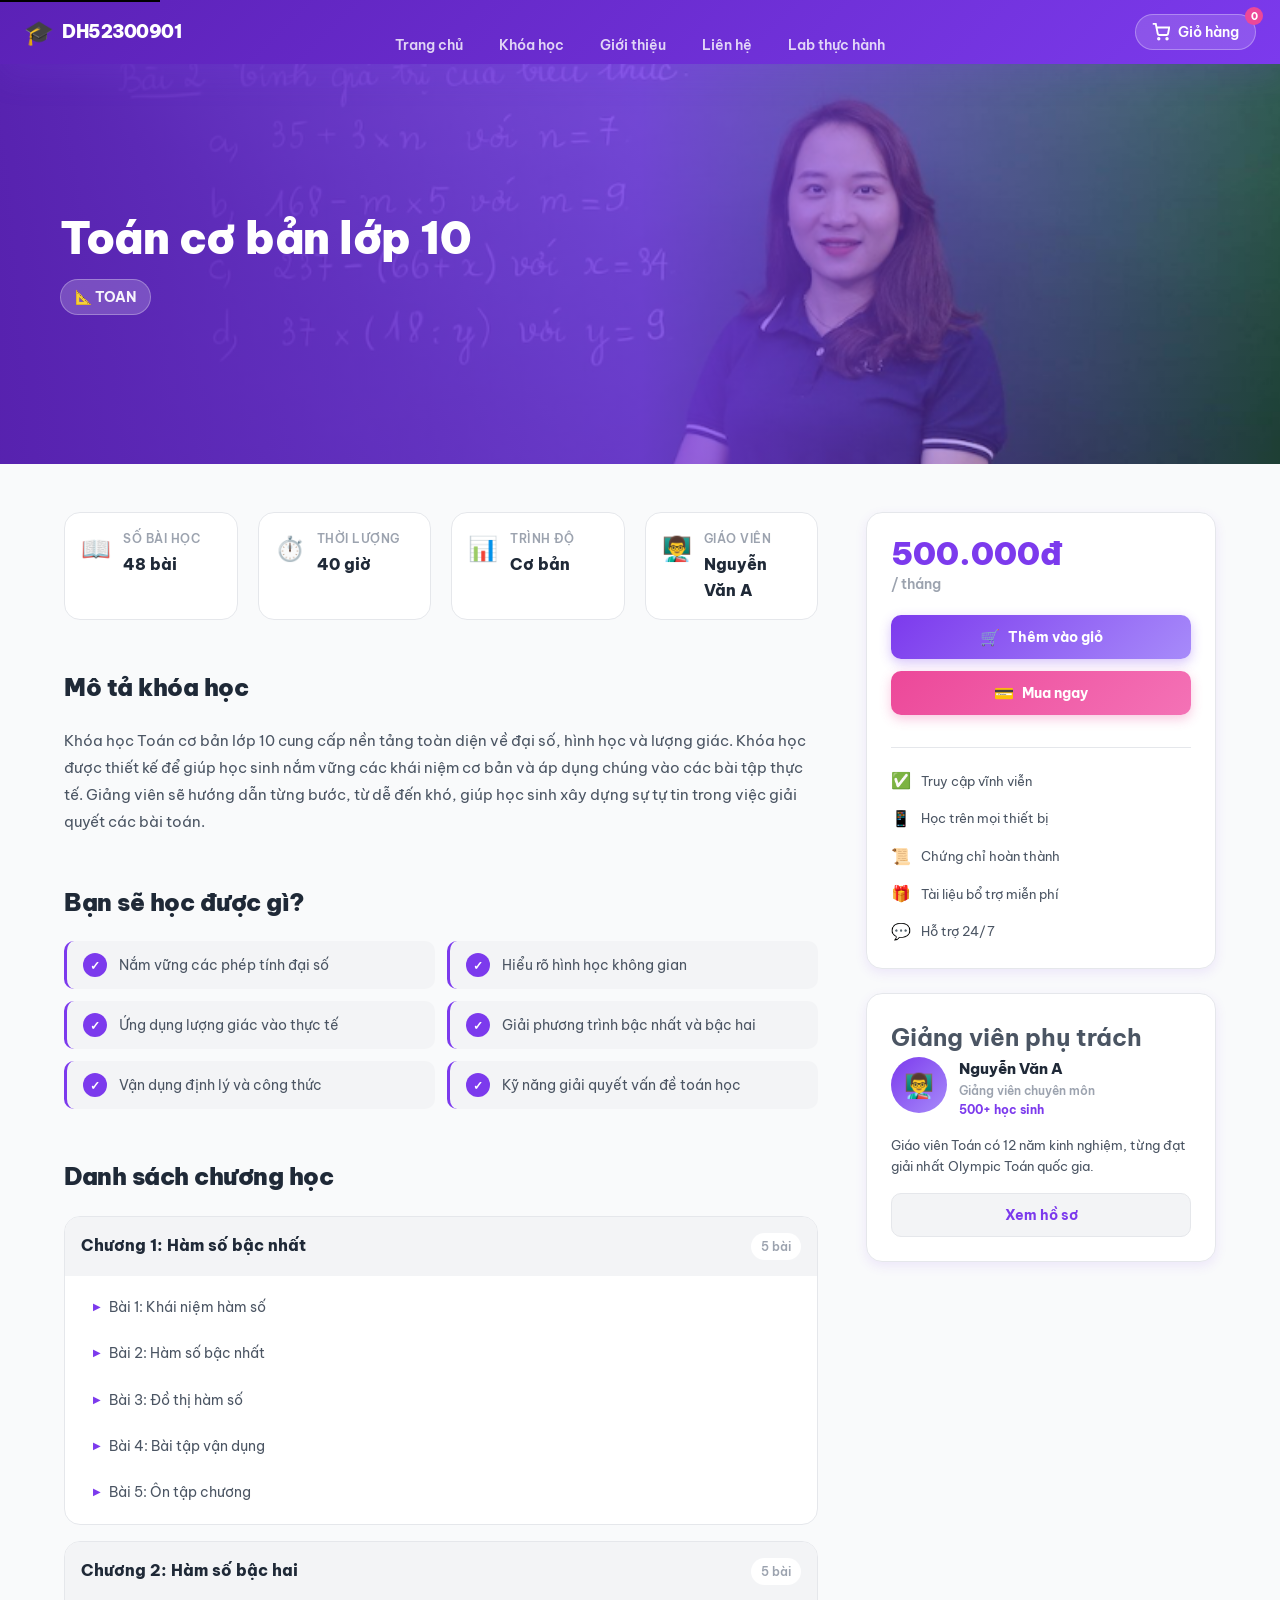
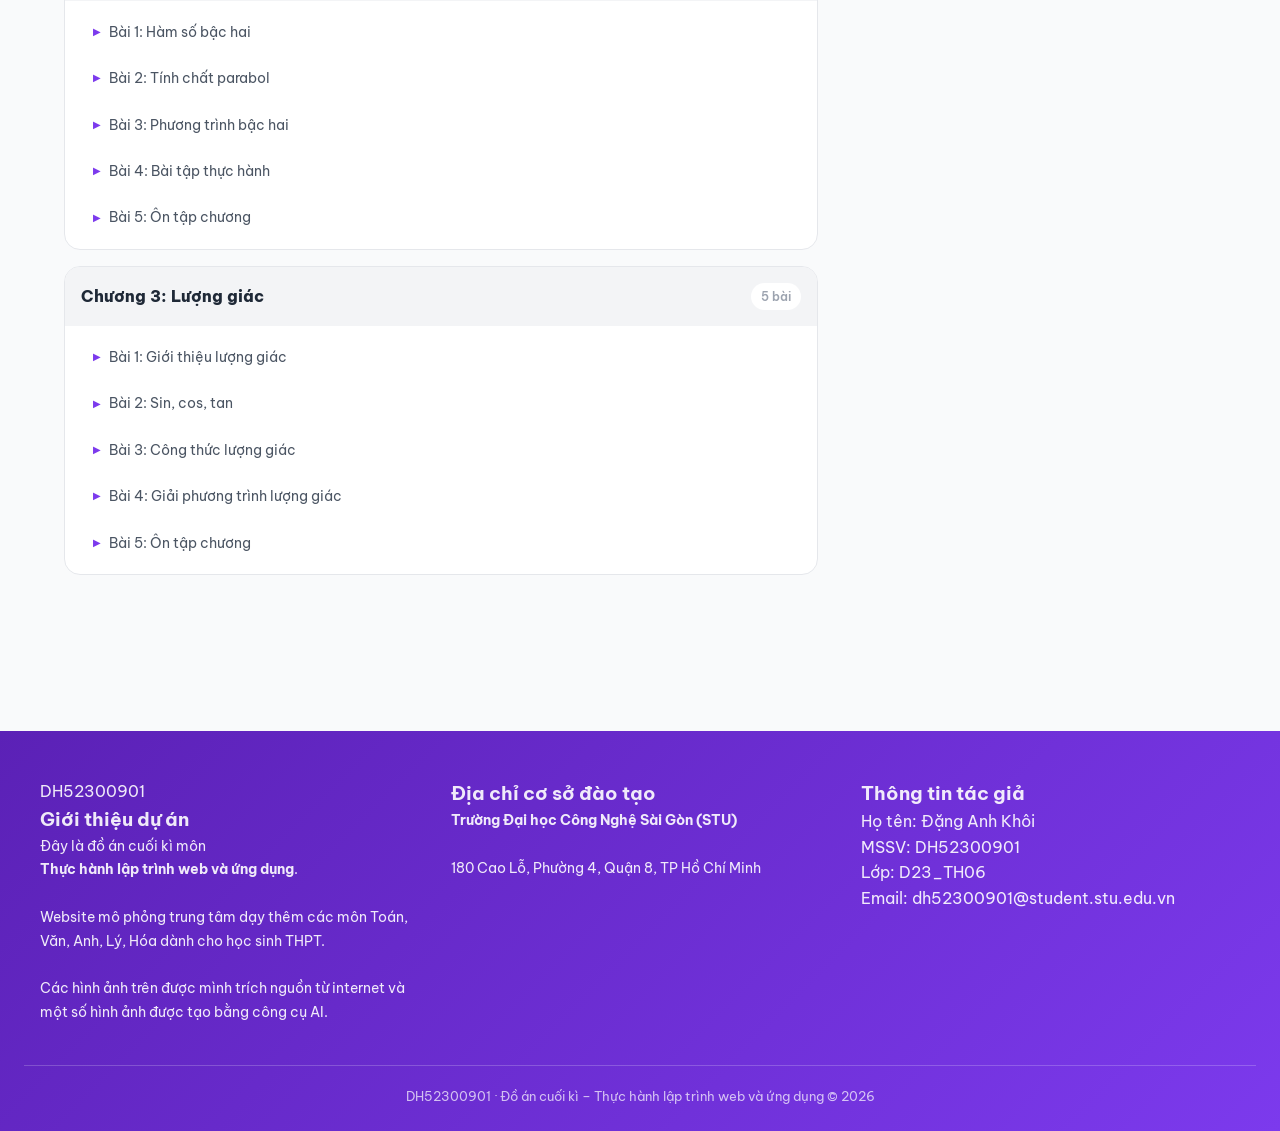
<file: course-detail.html>
<!DOCTYPE html>
<html lang="vi">
<head>
  <meta charset="UTF-8" />
  <meta name="viewport" content="width=device-width, initial-scale=1.0" />
  <title>Chi Tiết Khóa Học Trực Tuyến - Trung tâm DH52300901</title>
  
  <meta name="description" content="Thông tin chi tiết về các khóa học trực tuyến Toán, Văn, Anh, Lý, Hóa cấp THPT tại Trung tâm DH52300901. Lộ trình học chi tiết, giảng viên 10+ năm kinh nghiệm, hỗ trợ học vụ 24/7." />
  <meta name="robots" content="index, follow" />
  <link rel="canonical" href="https://anhkhoi0208.github.io/DH52300901-t-ch-h-p-AEO-AIEO-v-c-c-k-thu-t-tri-n-khai./course-detail.html" />

  <meta property="og:title" content="Chi Tiết Khóa Học Trực Tuyến - Trung tâm DH52300901" />
  <meta property="og:description" content="Khám phá lộ trình học, danh sách chương học, giảng viên và chính sách học phí ưu đãi các môn THPT tại Trung tâm DH52300901." />
  <meta property="og:type" content="article" />
  <meta property="og:url" content="https://anhkhoi0208.github.io/DH52300901-t-ch-h-p-AEO-AIEO-v-c-c-k-thu-t-tri-n-khai./course-detail.html" />
  <meta property="og:image" content="https://anhkhoi0208.github.io/DH52300901-t-ch-h-p-AEO-AIEO-v-c-c-k-thu-t-tri-n-khai./jpg/giaovien_toan.png" />
  <meta property="og:locale" content="vi_VN" />

  <link rel="preconnect" href="https://fonts.googleapis.com">
  <link href="https://fonts.googleapis.com/css2?family=Be+Vietnam+Pro:wght@400;500;600;700;800;900&display=swap" rel="stylesheet">
  <link rel="stylesheet" href="css/detail.css" />

  <script type="application/ld+json">
  {
    "@context": "https://schema.org",
    "@type": "BreadcrumbList",
    "itemListElement": [
      {
        "@type": "ListItem",
        "position": 1,
        "name": "Trang chủ",
        "item": "https://anhkhoi0208.github.io/DH52300901-t-ch-h-p-AEO-AIEO-v-c-c-k-thu-t-tri-n-khai./"
      },
      {
        "@type": "ListItem",
        "position": 2,
        "name": "Chi tiết khóa học",
        "item": "https://anhkhoi0208.github.io/DH52300901-t-ch-h-p-AEO-AIEO-v-c-c-k-thu-t-tri-n-khai./course-detail.html"
      }
    ]
  }
  </script>

  <script type="application/ld+json">
  {
    "@context": "https://schema.org",
    "@type": "Course",
    "name": "Khóa Học Trực Tuyến THPT chất lượng cao",
    "description": "Chương trình ôn luyện kiến thức toàn diện các môn Toán, Văn, Anh, Lý, Hóa dành cho học sinh THPT lớp 10, 11, 12.",
    "provider": {
      "@type": "EducationalOrganization",
      "name": "Trung tâm DH52300901",
      "url": "https://anhkhoi0208.github.io/DH52300901-t-ch-h-p-AEO-AIEO-v-c-c-k-thu-t-tri-n-khai./"
    },
    "offers": [{
      "@type": "Offer",
      "price": "500000",
      "priceCurrency": "VND",
      "category": "Học phí theo tháng"
    }]
  }
  </script>
</head>
<body>

 <a href="#main-content" class="skip-link">Bỏ qua điều hướng</a>
 
  <header class="header" role="banner">
    <div class="logo" onclick="window.location.href='index.html'" style="cursor: pointer;">
      <span class="logo-icon" aria-hidden="true">🎓</span>
      <span class="logo-text">DH52300901</span>
    </div>

    <nav role="navigation" aria-label="Điều hướng chính">
      <ul class="main-nav">
        <li><a href="index.html">Trang chủ</a></li>
        <li><a href="index.html#courses">Khóa học</a></li>
        <li><a href="index.html#about">Giới thiệu</a></li>
        <li><a href="lienhe.html">Liên hệ</a></li>
        <li><a href="lab.html">Lab thực hành</a></li>
      </ul>
    </nav>

    <button class="cart-btn" onclick="openCart()" aria-label="Xem giỏ hàng">
      <svg width="18" height="18" viewBox="0 0 24 24" fill="none" stroke="currentColor" stroke-width="2.5" aria-hidden="true">
        <circle cx="9" cy="21" r="1"/><circle cx="20" cy="21" r="1"/><path d="M1 1h4l2.68 13.39a2 2 0 0 0 2 1.61h9.72a2 2 0 0 0 2-1.61L23 6H6"/>
      </svg>
      Giỏ hàng
      <span class="cart-badge" id="cart-count">0</span>
    </button>

    <button class="hamburger" id="hamburger" onclick="toggleMobileNav()" aria-label="Mở menu điện thoại">
      <span></span><span></span><span></span>
    </button>
  </header>

  <div class="mobile-nav-overlay" id="mobile-nav-overlay" onclick="closeMobileNav()"></div>
  <nav class="mobile-nav" id="mobile-nav" role="navigation" aria-label="Điều hướng trên di động">
    <ul>
      <li><a href="index.html" onclick="closeMobileNav()">🏠 Trang chủ</a></li>
      <li><a href="index.html#courses" onclick="closeMobileNav()">📚 Khóa học</a></li>
      <li><a href="index.html#about" onclick="closeMobileNav()">ℹ️ Giới thiệu</a></li>
      <li><a href="lienhe.html" onclick="closeMobileNav()">📞 Liên hệ</a></li>
    </ul>
  </nav>

  <main class="main" id="main-content" role="main">
    
    <section class="course-banner" id="course-banner" role="region" aria-label="Banner thông tin khóa học">
      <img class="banner-img" src="jpg/giaovien_toan.png" alt="Giảng viên đứng lớp hướng dẫn bài học trực tuyến tại Trung tâm DH52300901" loading="eager" />
      <div class="banner-overlay"></div>

      <div class="banner-info">
        <h1 class="course-title" id="course-title">Tải dữ liệu...</h1>
        <div class="course-meta">
          <span class="course-tag" id="course-tag">📐 Toán</span>
        </div>
      </div>
    </section>

    <div class="content-wrapper">
    
      <div class="main-content">
       
        <section class="overview-section" aria-label="Tổng quan thông số khóa học">
          <div class="overview-grid">
            <div class="overview-item">
              <span class="overview-icon" aria-hidden="true">📖</span>
              <div>
                <div class="overview-label">Số bài học</div>
                <div class="overview-value" id="lessons-count">0 bài</div>
              </div>
            </div>

            <div class="overview-item">
              <span class="overview-icon" aria-hidden="true">⏱️</span>
              <div>
                <div class="overview-label">Thời lượng</div>
                <div class="overview-value" id="duration">0 giờ</div>
              </div>
            </div>

            <div class="overview-item">
              <span class="overview-icon" aria-hidden="true">📊</span>
              <div>
                <div class="overview-label">Trình độ</div>
                <div class="overview-value" id="level">Cơ bản</div>
              </div>
            </div>

            <div class="overview-item">
              <span class="overview-icon" aria-hidden="true">👨‍🏫</span>
              <div>
                <div class="overview-label">Giáo viên</div>
                <div class="overview-value" id="instructor">Nguyễn Văn A</div>
              </div>
            </div>
          </div>
        </section>

        <section class="description-section" aria-labelledby="desc-heading">
          <h2 id="desc-heading">Mô tả khóa học</h2>
          <p id="course-description">Đang tải...</p>
        </section>

        <section class="learn-section" aria-labelledby="learn-heading">
          <h2 id="learn-heading">Bạn sẽ học được gì?</h2>
          <ul class="learn-list" id="learn-list">
            <li>Đang tải...</li>
          </ul>
        </section>

        <section class="chapters-section" aria-labelledby="chapters-heading">
          <h2 id="chapters-heading">Danh sách chương học</h2>
          <div class="chapters-list" id="chapters-list">
            <div class="chapter-item">
              <div class="chapter-header">
                <h3>Chương 1: Cơ bản</h3>
                <span class="lesson-count">5 bài</span>
              </div>
              <ul class="lesson-list">
                <li>Bài 1: Giới thiệu</li>
                <li>Bài 2: Khái niệm cơ bản</li>
                <li>Bài 3: Công thức cần nhớ</li>
                <li>Bài 4: Bài tập</li>
                <li>Bài 5: Ôn tập</li>
              </ul>
            </div>
          </div>
        </section>
      </div>

      <aside class="sidebar" role="complementary" aria-label="Thông tin thanh toán và giáo viên">
        <div class="price-card">
          <div class="price-amount" id="price-amount">500.000đ</div>
          <div class="price-label">/ tháng</div>

          <button class="btn btn-primary btn-block" onclick="addToCart()">
            <span class="icon" aria-hidden="true">🛒</span>
            Thêm vào giỏ
          </button>

          <button class="btn btn-accent btn-block" onclick="buyNow()">
            <span class="icon" aria-hidden="true">💳</span>
            Mua ngay
          </button>

          <div class="price-info">
            <div class="info-item">
              <span class="info-icon" aria-hidden="true">✅</span>
              <span>Truy cập vĩnh viễn</span>
            </div>
            <div class="info-item">
              <span class="info-icon" aria-hidden="true">📱</span>
              <span>Học trên mọi thiết bị</span>
            </div>
            <div class="info-item">
              <span class="info-icon" aria-hidden="true">📜</span>
              <span>Chứng chỉ hoàn thành</span>
            </div>
            <div class="info-item">
              <span class="info-icon" aria-hidden="true">🎁</span>
              <span>Tài liệu bổ trợ miễn phí</span>
            </div>
            <div class="info-item">
              <span class="info-icon" aria-hidden="true">💬</span>
              <span>Hỗ trợ 24/7</span>
            </div>
          </div>
        </div>

        <div class="instructor-card">
          <h2>Giảng viên phụ trách</h2>
          <div class="instructor-info">
            <div class="instructor-avatar" aria-hidden="true">👨‍🏫</div>
            <div>
              <div class="instructor-name" id="instructor-name">Nguyễn Văn A</div>
              <div class="instructor-title">Giảng viên chuyên môn</div>
              <div class="instructor-students">500+ học sinh</div>
            </div>
          </div>
          <p class="instructor-bio" id="instructor-bio">Giáo viên giàu kinh nghiệm, tận tâm với mỗi học sinh.</p>
          <button class="btn btn-secondary btn-block">Xem hồ sơ</button>
        </div>
      </aside>
    </div>
  </main>

  <footer class="footer" role="contentinfo">
    <div class="footer-content">
      <div class="footer-col left">
        <div class="brand-name">DH52300901</div>
        <h3>Giới thiệu dự án</h3>
        <p>
          Đây là đồ án cuối kì môn<br/>
          <strong>Thực hành lập trình web và ứng dụng</strong>.<br/><br/>
          Website mô phỏng trung tâm dạy thêm các môn Toán, Văn, Anh, Lý, Hóa dành cho học sinh THPT.
          <br/><br/>
          Các hình ảnh trên được mình trích nguồn từ internet và một số hình ảnh được tạo bằng công cụ AI.
        </p>
      </div>
      <div class="footer-col center">
        <h3>Địa chỉ cơ sở đào tạo</h3>
        <p>
          <strong>Trường Đại học Công Nghệ Sài Gòn (STU)</strong><br/><br/>
          180 Cao Lỗ, Phường 4, Quận 8, TP Hồ Chí Minh<br/>
        </p>
      </div>
      <div class="footer-col right">
        <h3>Thông tin tác giả</h3>
        <div class="info-row">
          <span>Họ tên:</span>
          <span>Đặng Anh Khôi</span>
        </div>
        <div class="info-row">
          <span>MSSV:</span>
          <span>DH52300901</span>
        </div>
        <div class="info-row">
          <span>Lớp:</span>
          <span>D23_TH06</span>
        </div>
        <div class="info-row">
          <span>Email:</span>
          <span>dh52300901@student.stu.edu.vn</span>
        </div>
      </div>
    </div>
    <div class="footer-bottom">
      DH52300901 · Đồ án cuối kì – Thực hành lập trình web và ứng dụng © 2026
    </div>
  </footer>

  <div class="cart-overlay" id="cart-overlay" onclick="closeCart()"></div>
  <div class="cart-modal" id="cart-modal">
    <div class="cart-modal-content">
      <div class="cart-modal-header">
        <h2>🛒 Giỏ hàng</h2>
        <button class="close-btn" onclick="closeCart()" aria-label="Đóng giỏ hàng">&times;</button>
      </div>
      <div class="cart-modal-body" id="cart-modal-body">
        <p class="empty-cart">Giỏ hàng trống</p>
      </div>
      <div class="cart-modal-footer">
        <div class="cart-total">
          <span>Tổng:</span>
          <span class="total-price" id="total-price">0đ</span>
        </div>
        <button class="btn btn-primary btn-block" onclick="checkout()">Thanh toán</button>
      </div>
    </div>
  </div>

  <script src="js/detail.js"></script>
</body>
</html>
</file>
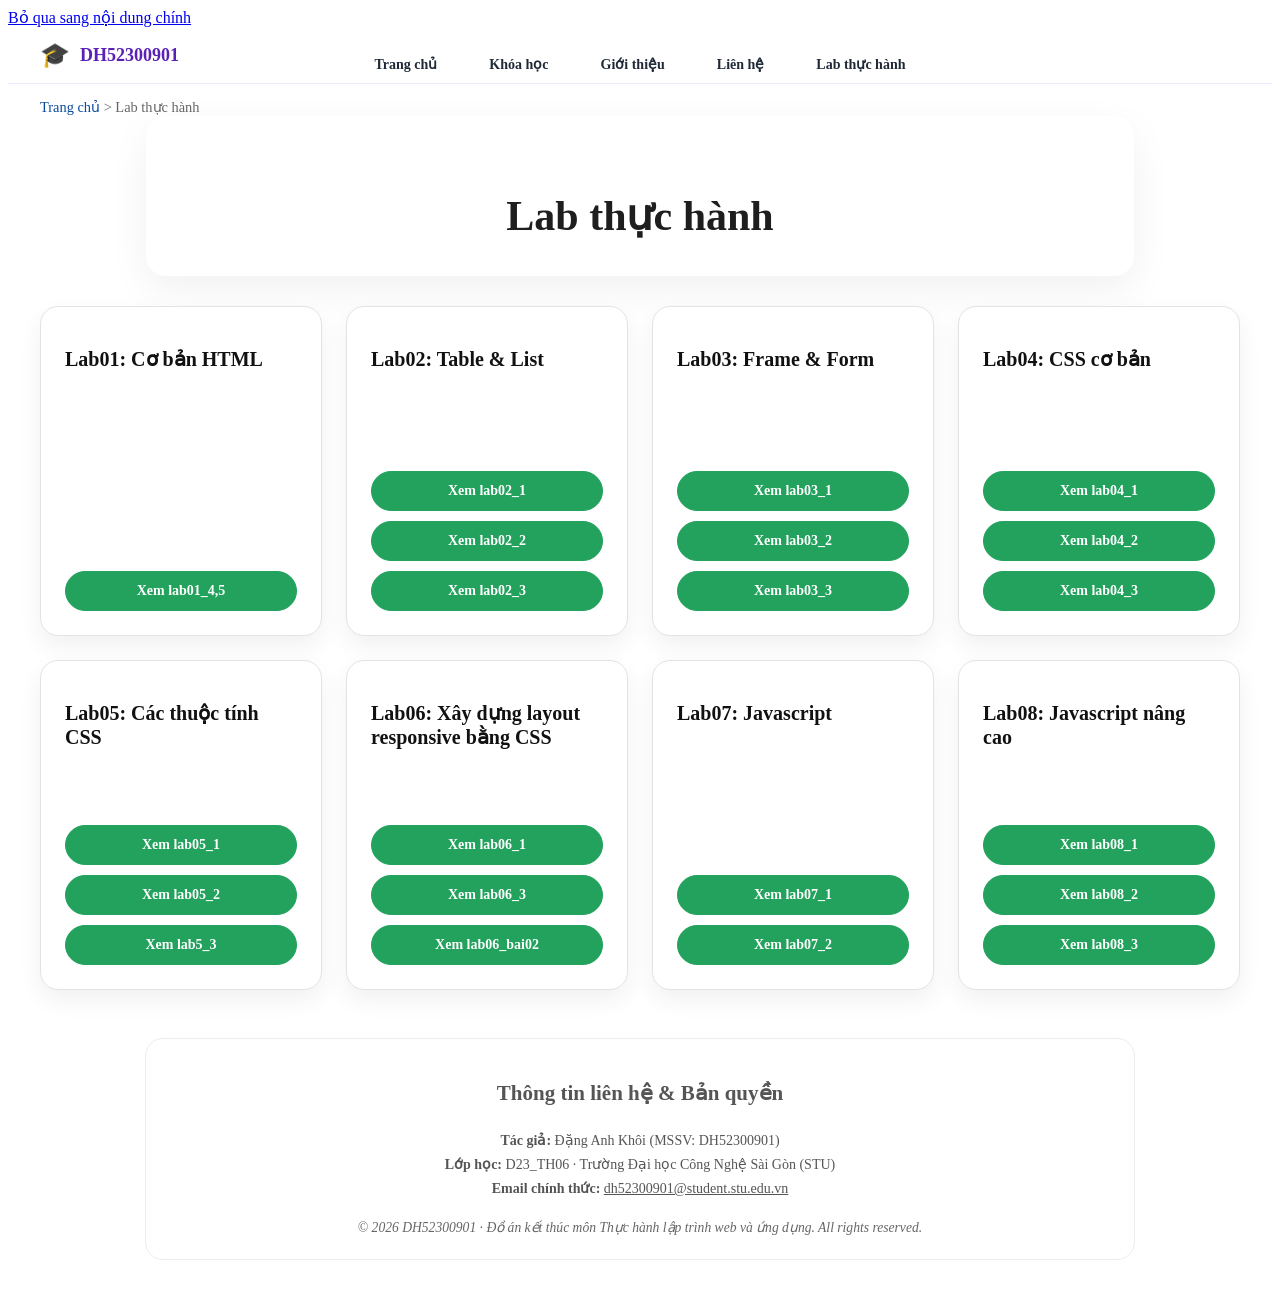
<file: lab.html>
<!DOCTYPE html>
<html lang="vi">
<head>
  <meta charset="UTF-8" />
  <meta name="viewport" content="width=device-width, initial-scale=1.0" />
  <title>Lab thực hành DH52300901</title>
  
  <meta name="description" content="Tổng hợp các lab thực hành HTML/CSS/JS cho môn Thực hành lập trình web - DH52300901. Ví dụ, bài tập và tài nguyên tham khảo.">
  <meta name="author" content="Đặng Anh Khôi">
  <meta name="robots" content="index, follow" />
  <link rel="canonical" href="https://anhkhoi0208.github.io/DH52300901-t-ch-h-p-AEO-AIEO-v-c-c-k-thu-t-tri-n-khai./lab.html">

  <meta property="og:type" content="website">
  <meta property="og:title" content="Lab thực hành - DH52300901">
  <meta property="og:description" content="Danh sách các lab và ví dụ minh họa cho môn Thực hành lập trình web.">
  <meta property="og:url" content="https://anhkhoi0208.github.io/DH52300901-t-ch-h-p-AEO-AIEO-v-c-c-k-thu-t-tri-n-khai./lab.html">
<meta property="og:image" content="https://anhkhoi0208.github.io/DH52300901-t-ch-h-p-AEO-AIEO-v-c-c-k-thu-t-tri-n-khai./jpg/banner.jpg">
  <meta property="og:locale" content="vi_VN" />

  <meta name="twitter:card" content="summary_large_image">
  <meta name="twitter:title" content="Lab thực hành - DH52300901">  
  <meta name="twitter:description" content="Danh sách các lab và ví dụ minh họa cho môn Thực hành lập trình web.">

  <link rel="stylesheet" href="css/main_lab.css" />

  <script type="application/ld+json">
  {
    "@context": "https://schema.org",
    "@graph": [
      {
        "@type": "Person",
        "@id": "https://anhkhoi0208.github.io/DH52300901-t-ch-h-p-AEO-AIEO-v-c-c-k-thu-t-tri-n-khai./#author",
        "name": "Đặng Anh Khôi",
        "email": "mailto:dh52300901@student.stu.edu.vn",
        "jobTitle": "Student / Developer",
        "affiliation": {
          "@type": "CollegeOrUniversity",
          "name": "Trường Đại học Công Nghệ Sài Gòn"
        }
      },
      {
        "@type": "WebPage",
        "@id": "https://anhkhoi0208.github.io/DH52300901-t-ch-h-p-AEO-AIEO-v-c-c-k-thu-t-tri-n-khai./lab.html",
        "url": "https://anhkhoi0208.github.io/DH52300901-t-ch-h-p-AEO-AIEO-v-c-c-k-thu-t-tri-n-khai./lab.html",
        "name": "Lab thực hành - DH52300901",
        "description": "Danh sách các bài lab và ví dụ minh họa cho môn học.",
        "isPartOf": { "@id": "https://anhkhoi0208.github.io/DH52300901-t-ch-h-p-AEO-AIEO-v-c-c-k-thu-t-tri-n-khai./#website" },
        "author": {"@id": "https://anhkhoi0208.github.io/DH52300901-t-ch-h-p-AEO-AIEO-v-c-c-k-thu-t-tri-n-khai./#author"},
        "datePublished": "2026-05-21T08:00:00+07:00",
        "dateModified": "2026-05-22T21:45:00+07:00"
      },
      {
        "@type": "BreadcrumbList",
        "@id": "https://anhkhoi0208.github.io/DH52300901-t-ch-h-p-AEO-AIEO-v-c-c-k-thu-t-tri-n-khai./lab.html#breadcrumb",
        "itemListElement": [
          {
            "@type": "ListItem",
            "position": 1,
            "name": "Trang chủ",
            "item": "https://anhkhoi0208.github.io/DH52300901-t-ch-h-p-AEO-AIEO-v-c-c-k-thu-t-tri-n-khai./"
          },
          {
            "@type": "ListItem",
            "position": 2,
            "name": "Lab thực hành",
            "item": "https://anhkhoi0208.github.io/DH52300901-t-ch-h-p-AEO-AIEO-v-c-c-k-thu-t-tri-n-khai./lab.html"
          }
        ]
      }
    ]
  }
  </script>

  <script type="application/ld+json">
  {
    "@context": "https://schema.org",
    "@type": "FAQPage",
      "@id": "https://anhkhoi0208.github.io/DH52300901-t-ch-h-p-AEO-AIEO-v-c-c-k-thu-t-tri-n-khai./lab.html#faq",
    "mainEntity": [
      {
        "@type": "Question",
        "name": "Lab phù hợp cho ai?",
        "acceptedAnswer": {
          "@type": "Answer",
          "text": "Các lab dành cho học sinh THPT muốn ôn tập và thực hành HTML/CSS/JS cơ bản."
        }
      },
      {
        "@type": "Question",
        "name": "Tôi có cần cài công cụ gì không?",
        "acceptedAnswer": {
          "@type": "Answer",
          "text": "Chỉ cần trình duyệt và một trình soạn thảo văn bản (VS Code, Notepad++...)."
        }
      }
    ]
  }
  </script>
</head>
<body>

  <a class="skip-link" href="#main">Bỏ qua sang nội dung chính</a>

  <header class="header" role="banner">
    <div class="logo" onclick="window.location.href='index.html'" role="button" tabindex="0" aria-label="Trang chủ trung tâm DH52300901" style="cursor: pointer;">
      <span class="logo-icon" aria-hidden="true">🎓</span>
      <span class="logo-text">DH52300901</span>
    </div>
    <nav aria-label="Chính">
      <ul class="main-nav">
        <li><a href="index.html">Trang chủ</a></li>
        <li><a href="index.html#courses">Khóa học</a></li>
        <li><a href="index.html#about">Giới thiệu</a></li>
        <li><a href="lienhe.html">Liên hệ</a></li>
        <li><a href="lab.html" aria-current="page" style="font-weight: bold;">Lab thực hành</a></li>
      </ul>
    </nav>
  </header>

  <nav aria-label="Breadcrumb" style="max-width: 1200px; margin: 15px auto 0; padding: 0 20px; font-size: 0.9rem; color: #666;">
    <a href="index.html" style="color: #0a4b9e; text-decoration: none;">Trang chủ</a> &gt; <span>Lab thực hành</span>
  </nav>

  <main id="main" class="main" role="main">
    
    <section class="lab-intro" role="region" aria-label="Phần giới thiệu">
      <h1>Lab thực hành</h1>
    </section>

    <section class="lab-grid" role="region" aria-label="Danh sách các bài tập">
      
      <article class="lab-card">
        <h2>Lab01: Cơ bản HTML</h2>
        <div class="lab-links">
          <a class="lab-link-button" href="lab/Lab01-4,5/Vi_du/Lab1_bai4,5.html" aria-label="Xem bài tập Lab 01 bài 4 và 5">Xem lab01_4,5</a>
        </div>
      </article>

      <article class="lab-card">
        <h2>Lab02: Table & List</h2>
        <div class="lab-links">
          <a class="lab-link-button" href="lab/Lab02/lab02_1.html" aria-label="Xem bài tập Lab 02 phần 1">Xem lab02_1</a>
          <a class="lab-link-button" href="lab/Lab02/lab02_2.html" aria-label="Xem bài tập Lab 02 phần 2">Xem lab02_2</a>
          <a class="lab-link-button" href="lab/Lab02/lab02_3.html" aria-label="Xem bài tập Lab 02 phần 3">Xem lab02_3</a>
        </div>
      </article>

      <article class="lab-card">
        <h2>Lab03: Frame & Form</h2>
        <div class="lab-links">
          <a class="lab-link-button" href="lab/Lab03/Vi_du_Lab01/lab03_1.html" aria-label="Xem bài tập Lab 03 phần 1">Xem lab03_1</a>
          <a class="lab-link-button" href="lab/Lab03/Vi_du_Lab01/lab03_2.html" aria-label="Xem bài tập Lab 03 phần 2">Xem lab03_2</a>
          <a class="lab-link-button" href="lab/Lab03/Vi_du_Lab01/lab03_3.html" aria-label="Xem bài tập Lab 03 phần 3">Xem lab03_3</a>
        </div>
      </article>

      <article class="lab-card">
        <h2>Lab04: CSS cơ bản</h2>
        <div class="lab-links">
          <a class="lab-link-button" href="lab/Lab04/Vi_du/lab04_1.html" aria-label="Xem bài tập Lab 04 phần 1">Xem lab04_1</a>
          <a class="lab-link-button" href="lab/Lab04/Vi_du/lab04_2.html" aria-label="Xem bài tập Lab 04 phần 2">Xem lab04_2</a>
          <a class="lab-link-button" href="lab/Lab04/Vi_du/lab04_3.html" aria-label="Xem bài tập Lab 04 phần 3">Xem lab04_3</a>
        </div>
      </article>

      <article class="lab-card">
        <h2>Lab05: Các thuộc tính CSS</h2>
        <div class="lab-links">
          <a class="lab-link-button" href="lab/lab05/Lab05/Vi_du/lab05_1.html" aria-label="Xem bài tập Lab 05 phần 1">Xem lab05_1</a>
          <a class="lab-link-button" href="lab/lab05/Lab05/lab05_2.html" aria-label="Xem bài tập Lab 05 phần 2">Xem lab05_2</a>
          <a class="lab-link-button" href="lab/lab05/Lab05/Bai_2/lab5_3.html" aria-label="Xem bài tập Lab 05 phần 3">Xem lab5_3</a>
        </div>
      </article>

      <article class="lab-card">
        <h2>Lab06: Xây dựng layout responsive bằng CSS</h2>
        <div class="lab-links">
          <a class="lab-link-button" href="lab/Lab06/lab06_1.html" aria-label="Xem bài tập Lab 06 phần 1">Xem lab06_1</a>
          <a class="lab-link-button" href="lab/Lab06/Vi_du/lab06_3.html" aria-label="Xem bài tập Lab 06 phần 3">Xem lab06_3</a>
          <a class="lab-link-button" href="lab/Lab06/Bai_2_Minh_hoa_layout/lab06_bai02.html" aria-label="Xem bài tập Lab 06 bài 2">Xem lab06_bai02</a>
        </div>
      </article>

      <article class="lab-card">
        <h2>Lab07: Javascript</h2>
        <div class="lab-links">
          <a class="lab-link-button" href="lab/Lab07/Vi_du/lab07_1.html" aria-label="Xem bài tập Lab 07 phần 1">Xem lab07_1</a>
          <a class="lab-link-button" href="lab/Lab07/demo_bai_2/lab07_2.html" aria-label="Xem bài tập Lab 07 phần 2">Xem lab07_2</a>
        </div>
      </article>

      <article class="lab-card">
        <h2>Lab08: Javascript nâng cao</h2>
        <div class="lab-links">
          <a class="lab-link-button" href="lab/Lab08/Vi_du_1/lab08_1.html" aria-label="Xem bài tập Lab 08 phần 1">Xem lab08_1</a>
          <a class="lab-link-button" href="lab/Lab08/Vi_du_1/lab08_2.html" aria-label="Xem bài tập Lab 08 phần 2">Xem lab08_2</a>
          <a class="lab-link-button" href="lab/Lab08/Vi_du_1/lab08_3.html" aria-label="Xem bài tập Lab 08 phần 3">Xem lab08_3</a>
        </div>
      </article>

    </section>

    <section class="lab-footer" role="contentinfo">
      <div class="lab-footer-content">
        <h2>Thông tin liên hệ & Bản quyền</h2>
        <div class="contact-info">
          <div class="info-row">
            <span><strong>Tác giả:</strong> Đặng Anh Khôi (MSSV: DH52300901)</span>
          </div>
          <div class="info-row">
            <span><strong>Lớp học:</strong> D23_TH06 · Trường Đại học Công Nghệ Sài Gòn (STU)</span>
          </div>
          <div class="info-row">
            <span><strong>Email chính thức:</strong> <a href="mailto:dh52300901@student.stu.edu.vn" style="color: inherit; text-decoration: underline;">dh52300901@student.stu.edu.vn</a></span>
          </div>
          <div class="info-row" style="margin-top: 15px; font-size: 0.85rem; color: #666; font-style: italic;">
            <span>© 2026 DH52300901 · Đồ án kết thúc môn Thực hành lập trình web và ứng dụng. All rights reserved.</span>
          </div>
        </div>
      </div>
    </section>

  </main>

  <script src="js/main.js"></script>
</body>
</html>
</file>
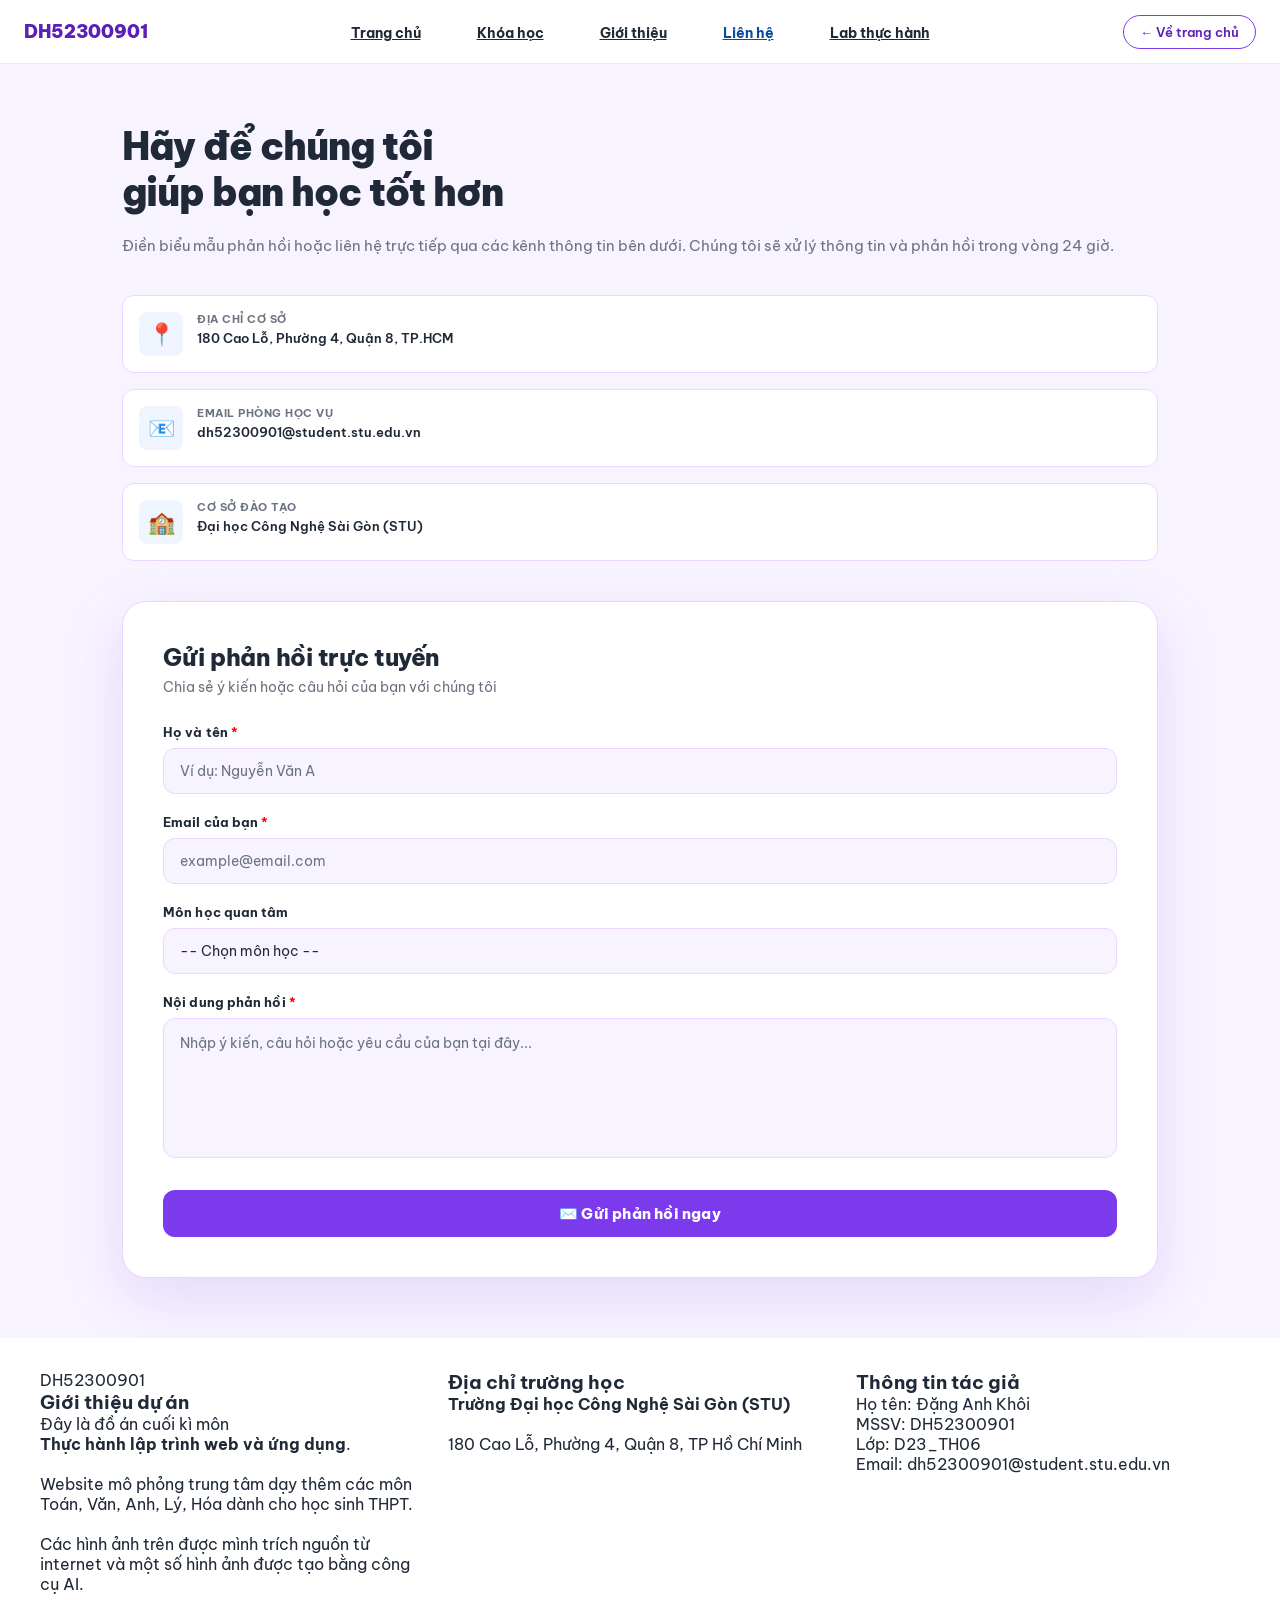
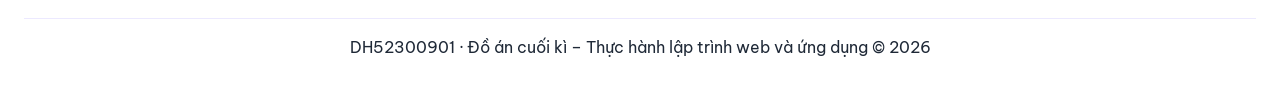
<file: lienhe.html>
<!DOCTYPE html>
<html lang="vi">
<head>
  <meta charset="UTF-8">
  <meta name="viewport" content="width=device-width, initial-scale=1.0">
  <title>Liên Hệ Đăng Ký Học - Trung tâm DH52300901</title>
  
  <meta name="description" content="Liên hệ Trung tâm DH52300901 - Địa chỉ, email phòng học vụ và biểu mẫu gửi phản hồi, đăng ký tư vấn khóa học. Hỗ trợ học viên trong vòng 24 giờ.">
  <meta name="author" content="Đặng Anh Khôi">
  <meta name="robots" content="index, follow" />
  <link rel="canonical" href="https://anhkhoi0208.github.io/DH52300901-t-ch-h-p-AEO-AIEO-v-c-c-k-thu-t-tri-n-khai./lienhe.html">

  <meta property="og:type" content="website">
  <meta property="og:title" content="Liên Hệ Đăng Ký Học - Trung tâm DH52300901">
  <meta property="og:description" content="Liên hệ Trung tâm DH52300901 - Địa chỉ, email phòng học vụ và biểu mẫu gửi phản hồi, đăng ký tư vấn khóa học.">
  <meta property="og:url" content="https://anhkhoi0208.github.io/DH52300901-t-ch-h-p-AEO-AIEO-v-c-c-k-thu-t-tri-n-khai./lienhe.html">
  <meta property="og:image" content="https://anhkhoi0208.github.io/DH52300901-t-ch-h-p-AEO-AIEO-v-c-c-k-thu-t-tri-n-khai./jpg/banner.jpg">
  <meta property="og:locale" content="vi_VN" />

  <meta name="twitter:card" content="summary_large_image">
  <meta name="twitter:title" content="Liên Hệ Đăng Ký Học - Trung tâm DH52300901">
  <meta name="twitter:description" content="Điền biểu mẫu liên hệ hoặc gửi mail trực tiếp đến Trung tâm DH52300901 để nhận tư vấn lộ trình học tốt nhất.">

  <link rel="preconnect" href="https://fonts.googleapis.com">
  <link href="https://fonts.googleapis.com/css2?family=Be+Vietnam+Pro:wght@400;500;600;700;800;900&display=swap" rel="stylesheet">
  <link rel="stylesheet" href="css/main_lienhe.css">

  <script type="application/ld+json">
  {
    "@context": "https://schema.org",
    "@graph": [
      {
        "@type": "Person",
        "@id": "https://anhkhoi0208.github.io/DH52300901-t-ch-h-p-AEO-AIEO-v-c-c-k-thu-t-tri-n-khai./#author",
        "name": "Đặng Anh Khôi",
        "email": "mailto:dh52300901@student.stu.edu.vn",
        "jobTitle": "Student / Developer",
        "affiliation": {
          "@type": "CollegeOrUniversity",
          "name": "Trường Đại học Công Nghệ Sài Gòn"
        }
      },
      {
        "@type": "EducationalOrganization",
        "@id": "https://anhkhoi0208.github.io/DH52300901-t-ch-h-p-AEO-AIEO-v-c-c-k-thu-t-tri-n-khai./#organization",
        "name": "Trung tâm Đào tạo DH52300901",
        "url": "https://anhkhoi0208.github.io/DH52300901-t-ch-h-p-AEO-AIEO-v-c-c-k-thu-t-tri-n-khai./",
        "address": {
          "@type": "PostalAddress",
          "streetAddress": "180 Cao Lỗ, Phường 4, Quận 8",
          "addressLocality": "Hồ Chí Minh",
          "addressCountry": "VN"
        },
        "contactPoint": {
          "@type": "ContactPoint",
          "contactType": "customer support",
          "email": "dh52300901@student.stu.edu.vn",
          "availableLanguage": ["vi"]
        }
      },
      {
        "@type": "WebPage",
        "@id": "https://anhkhoi0208.github.io/DH52300901-t-ch-h-p-AEO-AIEO-v-c-c-k-thu-t-tri-n-khai./lienhe.html",
        "url": "https://anhkhoi0208.github.io/DH52300901-t-ch-h-p-AEO-AIEO-v-c-c-k-thu-t-tri-n-khai./lienhe.html",
        "name": "Liên Hệ Đăng Ký Học - Trung tâm DH52300901",
        "description": "Thông tin liên hệ, địa chỉ và biểu mẫu gửi phản hồi chính thức của Trung tâm DH52300901.",
        "isPartOf": { "@id": "https://anhkhoi0208.github.io/DH52300901-t-ch-h-p-AEO-AIEO-v-c-c-k-thu-t-tri-n-khai./#website" },
        "author": {"@id": "https://anhkhoi0208.github.io/DH52300901-t-ch-h-p-AEO-AIEO-v-c-c-k-thu-t-tri-n-khai./#author"},
        "datePublished": "2026-05-21T08:00:00+07:00",
        "dateModified": "2026-05-22T21:40:00+07:00"
      },
      {
        "@type": "BreadcrumbList",
        "@id": "https://anhkhoi0208.github.io/DH52300901-t-ch-h-p-AEO-AIEO-v-c-c-k-thu-t-tri-n-khai./lienhe.html#breadcrumb",
        "itemListElement": [
          {
            "@type": "ListItem",
            "position": 1,
            "name": "Trang chủ",
            "item": "https://anhkhoi0208.github.io/DH52300901-t-ch-h-p-AEO-AIEO-v-c-c-k-thu-t-tri-n-khai./"
          },
          {
            "@type": "ListItem",
            "position": 2,
            "name": "Liên hệ",
            "item": "https://anhkhoi0208.github.io/DH52300901-t-ch-h-p-AEO-AIEO-v-c-c-k-thu-t-tri-n-khai./lienhe.html"
          }
        ]
      }
    ]
  }
  </script>
</head>

<body>

  <a class="skip-link" href="#main" style="position: absolute; top: -9999px; left: -9999px;" aria-hidden="true">Bỏ qua sang nội dung chính</a>

  <header class="lh-header" role="banner">
    <a href="index.html" class="lh-logo" aria-label="Trung tâm DH52300901 - Về trang chủ">DH52300901</a>

    <nav aria-label="Điều hướng chính">
      <ul class="main-nav">
        <li><a href="index.html">Trang chủ</a></li>
        <li><a href="index.html#courses">Khóa học</a></li>
        <li><a href="index.html#about">Giới thiệu</a></li>
        <li><a href="lienhe.html" aria-current="page" style="font-weight: 700; color: #0a4b9e;">Liên hệ</a></li>
        <li><a href="lab.html">Lab thực hành</a></li>
      </ul>
    </nav>

    <a href="index.html" class="lh-back">← Về trang chủ</a>
  </header>

  <main id="main" class="lh-main" role="main">

    <section class="lh-info" role="region" aria-label="Thông tin liên hệ trực tiếp">
      <h1 class="lh-title">Hãy để chúng tôi<br/>giúp bạn học tốt hơn</h1>
      <p class="lh-desc">Điền biểu mẫu phản hồi hoặc liên hệ trực tiếp qua các kênh thông tin bên dưới. Chúng tôi sẽ xử lý thông tin và phản hồi trong vòng 24 giờ.</p>

      <div class="lh-contact-list">
        <div class="lh-contact-item">
          <div class="lh-contact-icon" aria-hidden="true">📍</div>
          <div>
            <div class="lh-contact-label">Địa chỉ cơ sở</div>
            <div class="lh-contact-value">180 Cao Lỗ, Phường 4, Quận 8, TP.HCM</div>
          </div>
        </div>
        <div class="lh-contact-item">
          <div class="lh-contact-icon" aria-hidden="true">📧</div>
          <div>
            <div class="lh-contact-label">Email phòng học vụ</div>
            <div class="lh-contact-value"><a href="mailto:dh52300901@student.stu.edu.vn" style="color: inherit; text-decoration: none;">dh52300901@student.stu.edu.vn</a></div>
          </div>
        </div>
        <div class="lh-contact-item">
          <div class="lh-contact-icon" aria-hidden="true">🏫</div>
          <div>
            <div class="lh-contact-label">Cơ sở đào tạo</div>
            <div class="lh-contact-value">Đại học Công Nghệ Sài Gòn (STU)</div>
          </div>
        </div>
      </div>
    </section>

    <section class="contact-box" role="region" aria-labelledby="form-heading">
      <h2 id="form-heading">Gửi phản hồi trực tuyến</h2>
      <p class="form-sub">Chia sẻ ý kiến hoặc câu hỏi của bạn với chúng tôi</p>

      <form id="contactForm">

        <div class="form-group">
          <label for="name">Họ và tên <span style="color: red;">*</span></label>
          <input type="text" id="name" name="name" placeholder="Ví dụ: Nguyễn Văn A" required aria-required="true">
        </div>

        <div class="form-group">
          <label for="email">Email của bạn <span style="color: red;">*</span></label>
          <input type="email" id="email" name="email" placeholder="example@email.com" required aria-required="true">
        </div>

        <div class="form-group">
          <label for="subject">Môn học quan tâm</label>
          <select id="subject" name="subject" aria-label="Lựa chọn môn học bạn đang quan tâm">
            <option value="">-- Chọn môn học --</option>
            <option value="toan">📐 Toán</option>
            <option value="van">📖 Văn</option>
            <option value="anh">🌍 Tiếng Anh</option>
            <option value="ly">⚡ Vật Lý</option>
            <option value="hoa">🧪 Hóa Học</option>
          </select>
        </div>

        <div class="form-group">
          <label for="message">Nội dung phản hồi <span style="color: red;">*</span></label>
          <textarea id="message" name="message" placeholder="Nhập ý kiến, câu hỏi hoặc yêu cầu của bạn tại đây..." required aria-required="true"></textarea>
        </div>

        <button type="submit" aria-label="Gửi biểu mẫu phản hồi ngay">
          <span aria-hidden="true">✉️</span> Gửi phản hồi ngay
        </button>

      </form>
    </section>

  </main>

  <footer class="lh-footer" role="contentinfo">
    <div class="lh-footer-content">
      <div class="footer-col left">
        <div class="brand-name">DH52300901</div>
        <h3>Giới thiệu dự án</h3>
        <p>
          Đây là đồ án cuối kì môn<br/>
          <strong>Thực hành lập trình web và ứng dụng</strong>.<br/><br/>
          Website mô phỏng trung tâm dạy thêm các môn Toán, Văn, Anh, Lý, Hóa dành cho học sinh THPT.
          <br/><br/>
          Các hình ảnh trên được mình trích nguồn từ internet và một số hình ảnh được tạo bằng công cụ AI.
        </p>
      </div>
      <div class="footer-col center">
        <h3>Địa chỉ trường học</h3>
        <p>
          <strong>Trường Đại học Công Nghệ Sài Gòn (STU)</strong><br/><br/>
          180 Cao Lỗ, Phường 4, Quận 8, TP Hồ Chí Minh<br/>
        </p>
      </div>
      <div class="footer-col right">
        <h3>Thông tin tác giả</h3>
        <div class="info-row">
          <span>Họ tên:</span>
          <span>Đặng Anh Khôi</span>
        </div>
        <div class="info-row">
          <span>MSSV:</span>
          <span>DH52300901</span>
        </div>
        <div class="info-row">
          <span>Lớp:</span>
          <span>D23_TH06</span>
        </div>
        <div class="info-row">
          <span>Email:</span>
          <span>dh52300901@student.stu.edu.vn</span>
        </div>
      </div>
    </div>
    <div class="lh-footer-bottom">
      DH52300901 · Đồ án cuối kì – Thực hành lập trình web và ứng dụng © 2026
    </div>
  </footer>

  <script src="js/main.js"></script>
</body>
</html>
</file>
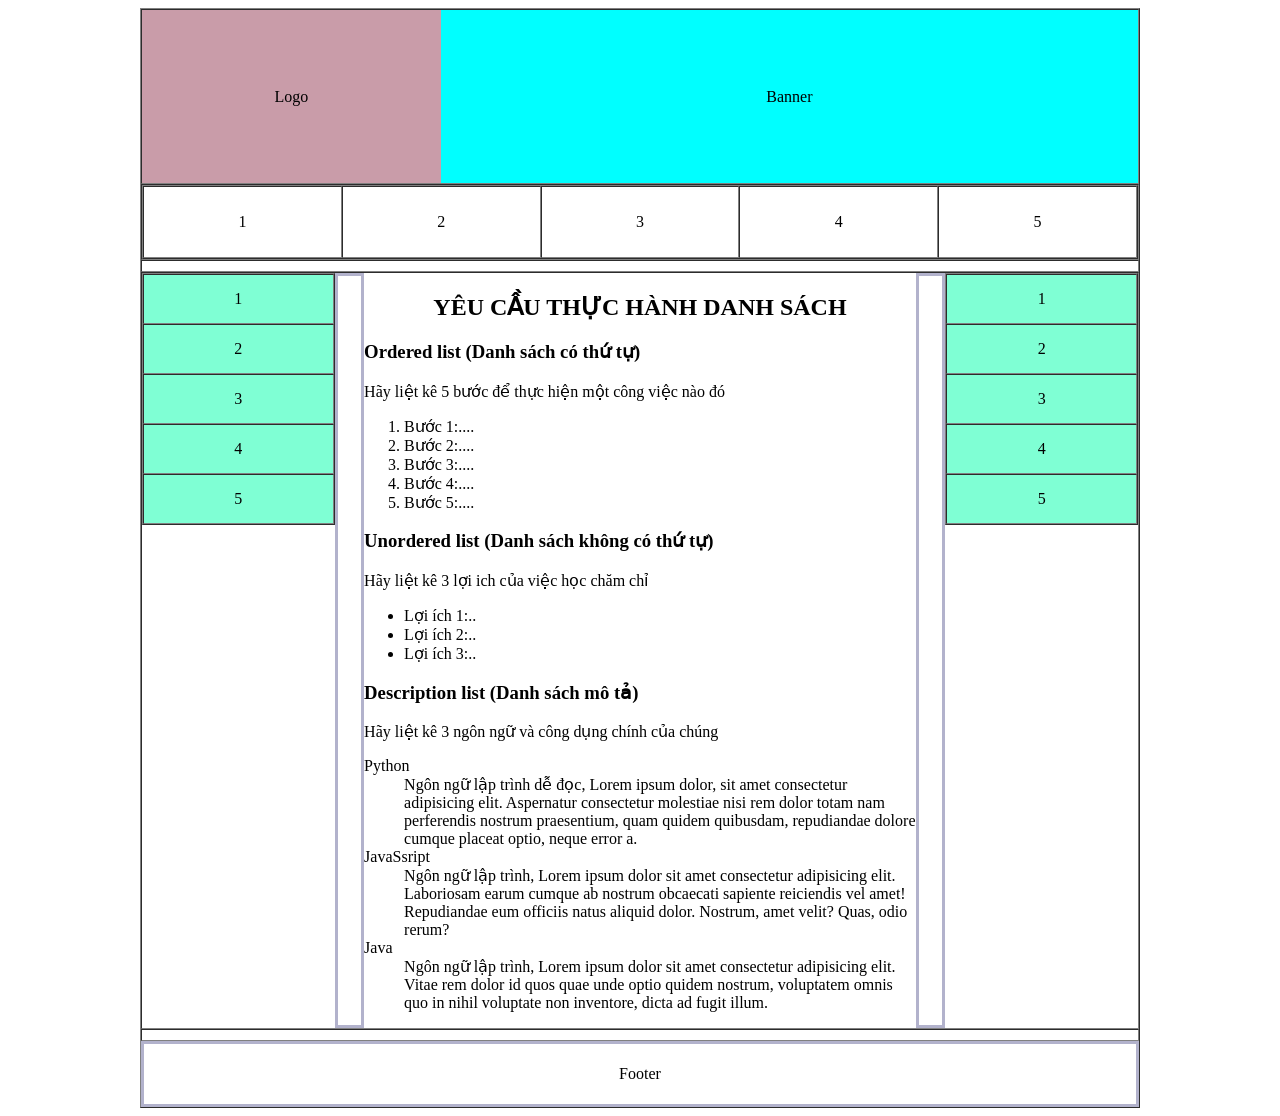
<file: lab/Lab02/lab02_1.html>
<!DOCTYPE html
  PUBLIC "-//W3C//DTD XHTML 1.0 Transitional//EN" "http://www.w3.org/TR/xhtml1/DTD/xhtml1-transitional.dtd">
<html xmlns="http://www.w3.org/1999/xhtml">

<head>
  <meta http-equiv="Content-Type" content="text/html; charset=utf-8" />
  <title>BookStore</title>
</head>

<body>
  <table width="1000" align="center" border="1" cellpadding="0" cellspacing="0">

    <tr>
      <!-- logo và banner -->
      <td>
        <table border="0" cellpadding="0" cellspacing="0" width="100%">
          <tr>
            <td style="background-color: rgb(201, 156, 169);" height="173" width="300" align="center" valign="middle" >
              Logo
            </td>
            <td style="background-color: aqua;" width="700" align="center" >
              Banner
            </td>
          </tr>
        </table>
      </td>
    </tr>

    <tr>
      <!-- menu -->
      <td height="70">
        <!-- Tạo 1 table 5 cột, 1 hàng định dạng phù hợp theo yêu cầu -->
        <table width="100%" border="1" cellpadding="0" cellspacing="0">
          <tr>
            <td height = "70" width = "20%" align="center">1</td>
            <td height = "70" width = "20%" align="center">2</td>
            <td height = "70" width = "20%" align="center">3</td>
            <td height = "70" width = "20%" align="center">4</td>
            <td height = "70" width = "20%" align="center">5</td>
          </tr>
        </table>

      </td>
    </tr>
    <tr>
      <!-- dòng trắng -->
      <td height="10"></td>
    </tr>
    <tr>
      <!-- Nội dung -->
      <td>
        <table width="100%" border="0" cellpadding="0" cellspacing="0">
          <tr>
            <!-- left -->
            <td width="196" height="250" valign="top">
              <table style="background-color: aquamarine;" width="100%" border="1" cellpadding="0" cellspacing="0">
                <tr  height = "50" width = "100%" align="center">
                  <td>1</td>
                </tr>
                <tr  height = "50" width = "100%" align="center">
                  <td>2</td>
                </tr>
                <tr height = "50" width = "100%" align="center">
                  <td>3</td>
                </tr>
                <tr height = "50" width = "100%" align="center">
                  <td>4</td>
                </tr>
                <tr height = "50" width = "100%" align="center">
                  <td>5</td>
                </tr>
              </table>
            </td>
            <!-- Tạo 1 table 5 hàng, 1 cột định dạng phù hợp -->
            
            <td width="24" style="border:3px solid #b2b2cc;" height="70" width="200" align="center">
            </td> <!-- trắng -->
            <!-- center -->
            <td width="560" >
              <h2 align="center">YÊU CẦU THỰC HÀNH DANH SÁCH</h2>
              <h3><strong>Ordered list (Danh sách có thứ tự)</strong></h3>
              <p>Hãy liệt kê 5 bước để thực hiện một công việc nào đó</p>
              <ol type="1">
                <li>Bước 1:....</li>
                <li>Bước 2:....</li>
                <li>Bước 3:....</li>
                <li>Bước 4:....</li>
                <li>Bước 5:....</li>
              </ol>
              <h3><strong>Unordered list (Danh sách không có thứ tự)</strong></h3>
              <p>Hãy liệt kê 3 lợi ich của việc học chăm chỉ</p>
              <ul type="desc">
                <li>Lợi ích 1:..</li>
                <li>Lợi ích 2:..</li>
                <li>Lợi ích 3:..</li>
              </ul>
            
              <h3><strong>Description list (Danh sách mô tả)</strong></h3>
              <p>Hãy liệt kê 3 ngôn ngữ và công dụng chính của chúng</p>
              <dl>
                <dt>Python 
                    <dd>Ngôn ngữ lập trình dễ đọc, Lorem ipsum dolor, sit amet consectetur adipisicing elit. Aspernatur consectetur molestiae nisi rem dolor totam nam perferendis nostrum praesentium, quam quidem quibusdam, repudiandae dolore cumque placeat optio, neque error a.</dd>
                </dt>
                <dt>JavaSsript
                    <dd>Ngôn ngữ lập trình, Lorem ipsum dolor sit amet consectetur adipisicing elit. Laboriosam earum cumque ab nostrum obcaecati sapiente reiciendis vel amet! Repudiandae eum officiis natus aliquid dolor. Nostrum, amet velit? Quas, odio rerum?</dd>
                </dt>
                <dt>Java
                    <dd>Ngôn ngữ lập trình, Lorem ipsum dolor sit amet consectetur adipisicing elit. Vitae rem dolor id quos quae unde optio quidem nostrum, voluptatem omnis quo in nihil voluptate non inventore, dicta ad fugit illum.</dd>
                </dt>
              </dl>
            </td>

            <td width="24" style="border:3px solid #b2b2cc;" height="70" width="200" align="center"></td> <!-- trắng -->

            <!-- right -->
            <td width="196" valign="top">
            <!-- Tạo 1 table 5 hàng, 1 cột tương ứng bên left-->
            <table style="background-color: aquamarine;" width="100%" border="1" cellpadding="0" cellspacing="0">
              <tr  height = "50" width = "100%" align="center">
                <td>1</td>
              </tr>
              <tr  height = "50" width = "100%" align="center">
                <td>2</td>
              </tr>
              <tr height = "50" width = "100%" align="center">
                <td>3</td>
              </tr>
              <tr height = "50" width = "100%" align="center">
                <td>4</td>
              </tr>
              <tr height = "50" width = "100%" align="center">
                <td>5</td>
              </tr>
            </table>
            </td>
          </tr>
        </table>

      </td>
    </tr>

    <tr>
      <!-- trắng -->
      <td height="10"></td>
    </tr>

    <tr>
      <!-- footer -->
      <td height="60" align="center" style="border:3px solid #b2b2cc;"> Footer </td>
    </tr>

  </table>

</body>

</html>
</file>
<file: css/style.css>
:root {
  --primary:       #7c3aed;   
  --primary-light: #a78bfa;   
  --primary-dark:  #5b21b6;   
  --accent:        #ec4899;   
  --success:       #10b981;   
  --danger:        #ef4444;   
  --warning:       #f59e0b;   

  --text-dark:     #1f2937;
  --text-body:     #4b5563;
  --text-muted:    #9ca3af;
  --text-light:    #d1d5db;

  --bg-page:       #f9fafb;
  --bg-card:       #ffffff;
  --bg-subtle:     #f3f4f6;
  --border:        #e5e7eb;

  --shadow-sm:  0 1px 2px rgba(0,0,0,0.05);
  --shadow-md:  0 4px 12px rgba(124,58,237,0.1);
  --shadow-lg:  0 12px 32px rgba(124,58,237,0.15);
  --shadow-xl:  0 20px 48px rgba(124,58,237,0.2);

  --radius-sm:  6px;
  --radius-md:  10px;
  --radius-lg:  16px;
  --radius-xl:  24px;
  --radius-full: 999px;

  --transition: 0.3s cubic-bezier(0.4, 0, 0.2, 1);
  --font: 'Be Vietnam Pro', 'Segoe UI', sans-serif;
}


*,
*::before,
*::after {
  box-sizing: border-box;
  margin: 0;
  padding: 0;
}

html {
  scroll-behavior: smooth;
  font-size: 16px;
}

body {
  font-family: var(--font);
  background: #fff;
  color: var(--text-dark);
  line-height: 1.6;
  -webkit-font-smoothing: antialiased;
  overflow-x: hidden;
}

img {
  display: block;
  max-width: 100%;
  height: auto;
}

a {
  text-decoration: none;
  color: inherit;
}

button {
  font-family: var(--font);
  cursor: pointer;
}


@keyframes fadeIn {
  from {
    opacity: 0;
  }
  to {
    opacity: 1;
  }
}

@keyframes slideUp {
  from {
    opacity: 0;
    transform: translateY(20px);
  }
  to {
    opacity: 1;
    transform: translateY(0);
  }
}

@keyframes slideDown {
  from {
    opacity: 0;
    transform: translateY(-20px);
  }
  to {
    opacity: 1;
    transform: translateY(0);
  }
}

@keyframes pulse {
  0%, 100% {
    opacity: 1;
  }
  50% {
    opacity: 0.5;
  }
}


.header {
  background: #fff;
  padding: 0 24px;
  height: 64px;
  display: flex;
  align-items: center;
  justify-content: space-between;
  position: sticky;
  top: 0;
  z-index: 200;
  gap: 16px;
  border-bottom: 1px solid #ece9ff;
}

.logo {
  display: flex;
  align-items: center;
  gap: 8px;
  cursor: pointer;
  user-select: none;
  flex-shrink: 0;
}


.logo-icon {
  font-size: 24px;
  display: block;
}

.logo-text {
  font-size: 18px;
  font-weight: 900;
  color: var(--primary-dark);
  letter-spacing: -0.5px;
}

.main-nav {
  display: flex;
  align-items: center;
  gap: 4px;
  list-style: none;
  position: absolute;
  left: 50%;
  transform: translateX(-50%);
  flex-wrap: wrap;
}

.main-nav a {
  color: var(--text-dark);
  font-size: 14px;
  font-weight: 600;
  padding: 8px 16px;
  border-radius: var(--radius-full);
  transition: var(--transition);
}

.main-nav a:hover {
  color: #fff;
  background: var(--primary);
}

.cart-btn {
  display: flex;
  align-items: center;
  gap: 8px;
  background: #fff;
  border: 1.5px solid var(--primary);
  border-radius: var(--radius-full);
  color: var(--primary-dark);
  font-size: 14px;
  font-weight: 600;
  padding: 8px 16px;
  transition: var(--transition);
  white-space: nowrap;
  position: relative;
  flex-shrink: 0;
}

.cart-btn:hover {
  background: #f5efff;
  border-color: var(--primary-dark);
  transform: translateY(-1px);
}

.cart-badge {
  background: var(--accent);
  color: #fff;
  border-radius: var(--radius-full);
  font-size: 10px;
  font-weight: 800;
  min-width: 18px;
  height: 18px;
  display: flex;
  align-items: center;
  justify-content: center;
  position: absolute;
  top: -8px;
  right: -8px;
  animation: pulse 1s ease-in-out infinite;
}


.hamburger {
  display: none;
  flex-direction: column;
  gap: 5px;
  background: none;
  border: none;
  cursor: pointer;
  padding: 8px;
}

.hamburger span {
  width: 24px;
  height: 2.5px;
  background: var(--primary-dark);
  border-radius: 2px;
  transition: var(--transition);
}


.mobile-nav-overlay {
  display: none;
  position: fixed;
  inset: 0;
  background: rgba(0, 0, 0, 0.4);
  z-index: 300;
  backdrop-filter: blur(4px);
}

.mobile-nav {
  display: none;
  position: fixed;
  top: 0;
  right: -280px;
  width: 280px;
  height: 100vh;
  background: #fff;
  z-index: 400;
  padding: 80px 20px 32px;
  transition: right 0.3s ease;
  box-shadow: var(--shadow-xl);
  overflow-y: auto;
}

.mobile-nav.open {
  right: 0;
}

.mobile-nav ul {
  list-style: none;
}

.mobile-nav ul li {
  margin-bottom: 8px;
}

.mobile-nav ul li a {
  display: block;
  padding: 12px 16px;
  font-size: 15px;
  font-weight: 600;
  color: var(--text-dark);
  border-radius: var(--radius-md);
  transition: var(--transition);
}

.mobile-nav ul li a:hover {
  background: var(--primary);
  color: #fff;
}


.sub-nav {
  background: #fff;
  border-bottom: 1px solid var(--border);
  padding: 0 24px;
  position: sticky;
  top: 64px;
  z-index: 150;
  box-shadow: var(--shadow-sm);
}

.sub-nav-inner {
  display: flex;
  gap: 8px;
  overflow-x: auto;
  padding: 12px 0;
  max-width: 1200px;
  margin: 0 auto;
  scrollbar-width: none;
}

.sub-nav-inner::-webkit-scrollbar {
  display: none;
}

.filter-btn {
  background: var(--bg-subtle);
  border: 1.5px solid var(--border);
  border-radius: var(--radius-full);
  color: var(--text-body);
  font-size: 13px;
  font-weight: 600;
  padding: 7px 18px;
  white-space: nowrap;
  transition: var(--transition);
  flex-shrink: 0;
}

.filter-btn:hover {
  background: var(--primary);
  border-color: var(--primary);
  color: #fff;
  transform: translateY(-2px);
}

.filter-btn.active {
  background: linear-gradient(135deg, var(--primary), var(--primary-light));
  border-color: var(--primary);
  color: #fff;
  box-shadow: var(--shadow-md);
}


.banner {
  position: relative;
  width: 100%;
  min-height: 480px;
  display: flex;
  align-items: center;
  justify-content: center;
  overflow: hidden;
  background: #f7f0ff;
}

.banner-img {
  position: absolute;
  inset: 0;
  width: 100%;
  height: 100%;
  object-fit: cover;
}

.banner-content {
  position: relative;
  z-index: 1;
  max-width: 720px;
  width: 100%;
  padding: 40px;
  background: rgba(255, 255, 255, 0.92);
  border-radius: 24px;
  box-shadow: 0 24px 60px rgba(124, 58, 237, 0.08);
  color: var(--text-dark);
  text-align: center;
  animation: slideUp 0.8s ease both;
}

.banner-badge {
  display: inline-flex;
  align-items: center;
  gap: 6px;
  background: var(--primary);
  color: #fff;
  border-radius: var(--radius-full);
  padding: 8px 18px;
  font-size: 13px;
  font-weight: 700;
  margin-bottom: 20px;
}

.banner-content h1 {
  font-size: clamp(28px, 5vw, 48px);
  font-weight: 900;
  line-height: 1.1;
  margin-bottom: 16px;
  letter-spacing: -1px;
  color: var(--primary-dark);
}

.hero-highlight {
  color: var(--primary);
  background: none;
  -webkit-text-fill-color: initial;
}

.banner-content p {
  font-size: 16px;
  line-height: 1.7;
  margin-bottom: 28px;
  color: var(--text-body);
}

.banner-actions {
  display: flex;
  gap: 12px;
  justify-content: center;
  flex-wrap: wrap;
  margin-bottom: 24px;
}

.banner-btn {
  display: inline-flex;
  align-items: center;
  gap: 8px;
  border-radius: var(--radius-full);
  font-size: 15px;
  font-weight: 700;
  padding: 12px 28px;
  border: none;
  transition: var(--transition);
  cursor: pointer;
}

.banner-btn.primary {
  background: var(--primary);
  color: #fff;
  box-shadow: none;
}

.banner-btn.primary:hover {
  transform: translateY(-1px);
  background: var(--primary-dark);
}

.banner-btn.secondary {
  background: #fff;
  border: 1.5px solid var(--primary);
  color: var(--primary);
}

.banner-btn.secondary:hover {
  background: #f5efff;
}

.banner-stats {
  display: flex;
  gap: 24px;
  justify-content: center;
  align-items: center;
}

.stat {
  display: flex;
  flex-direction: column;
  align-items: center;
  gap: 4px;
  padding: 0 20px;
}

.stat strong {
  font-size: 20px;
  color: var(--primary);
}

.stat span {
  font-size: 12px;
  color: var(--text-muted);
}

.stat-divider {
  width: 1px;
  height: 32px;
  background: #ddd;
}


.main {
  max-width: 1200px;
  margin: 0 auto;
  padding: 60px 24px;
}


.section-header {
  text-align: center;
  margin-bottom: 48px;
  animation: slideUp 0.8s ease both;
}

.section-title {
  font-size: clamp(24px, 4vw, 36px);
  font-weight: 900;
  color: var(--text-dark);
  margin-bottom: 12px;
  letter-spacing: -0.5px;
}

.section-sub {
  font-size: 16px;
  color: var(--text-muted);
  line-height: 1.5;
}


.courses-section {
  margin-bottom: 80px;
}


.event-section {
  margin-bottom: 80px;
}

.banner-slider {
  width: 100%;
  height: 400px;
  position: relative;
  overflow: hidden;
  border-radius: var(--radius-xl);
  background: #1e1b4b;
  box-shadow: var(--shadow-xl);
}

.banner-slide {
  position: absolute;
  width: 100%;
  height: 100%;
  opacity: 0;
  transition: opacity 0.7s ease;
}

.banner-slide.active {
  opacity: 1;
  z-index: 1;
}

.banner-slide img {
  width: 100%;
  height: 100%;
  object-fit: cover;
}

.banner-prev,
.banner-next {
  position: absolute;
  top: 50%;
  transform: translateY(-50%);
  background: rgba(255, 255, 255, 0.15);
  backdrop-filter: blur(8px);
  color: white;
  border: 1.5px solid rgba(255, 255, 255, 0.3);
  padding: 14px 18px;
  cursor: pointer;
  font-size: 20px;
  border-radius: var(--radius-md);
  z-index: 2;
  transition: var(--transition);
}

.banner-prev {
  left: 20px;
}

.banner-next {
  right: 20px;
}

.banner-prev:hover,
.banner-next:hover {
  background: rgba(255, 255, 255, 0.3);
  transform: translateY(-50%) scale(1.05);
}

.banner-dots {
  position: absolute;
  bottom: 20px;
  width: 100%;
  text-align: center;
  z-index: 2;
}

.banner-dot {
  width: 8px;
  height: 8px;
  margin: 0 4px;
  background: rgba(255, 255, 255, 0.4);
  border-radius: var(--radius-full);
  display: inline-block;
  cursor: pointer;
  transition: var(--transition);
}

.banner-dot.active {
  background: #fff;
  width: 28px;
}



.courses-grid {
  display: grid;
  grid-template-columns: repeat(auto-fill, minmax(280px, 1fr));
  gap: 24px;
  animation: slideUp 0.8s ease both;
}

.course-card {
  background: var(--bg-card);
  border: 1px solid var(--border);
  border-radius: var(--radius-lg);
  overflow: hidden;
  transition: var(--transition);
  box-shadow: var(--shadow-sm);
  display: flex;
  flex-direction: column;
  cursor: pointer;
  position: relative;
}

.course-card:hover {
  transform: translateY(-8px);
  box-shadow: var(--shadow-xl);
  border-color: var(--primary);
}

.course-img-wrap {
  position: relative;
  width: 100%;
  height: 200px;
  overflow: hidden;
  background: var(--bg-subtle);
}

.course-img {
  width: 100%;
  height: 100%;
  object-fit: cover;
  transition: var(--transition);
}

.course-card:hover .course-img {
  transform: scale(1.05);
}

.course-badge {
  position: absolute;
  top: 12px;
  right: 12px;
  background: rgba(0, 0, 0, 0.6);
  color: #fff;
  padding: 6px 12px;
  border-radius: var(--radius-full);
  font-size: 12px;
  font-weight: 700;
  backdrop-filter: blur(4px);
  z-index: 1;
}

.course-body {
  padding: 20px;
  flex: 1;
  display: flex;
  flex-direction: column;
}

.course-tag {
  display: inline-block;
  font-size: 12px;
  font-weight: 700;
  padding: 4px 12px;
  border-radius: var(--radius-full);
  background: var(--bg-subtle);
  color: var(--primary);
  width: fit-content;
  margin-bottom: 12px;
}

.course-name {
  font-size: 18px;
  font-weight: 800;
  color: var(--text-dark);
  margin-bottom: 8px;
  line-height: 1.3;
  transition: var(--transition);
}

.course-card:hover .course-name {
  color: var(--primary);
}

.course-desc {
  font-size: 14px;
  color: var(--text-muted);
  margin-bottom: 12px;
  flex: 1;
}

.course-rating {
  font-size: 13px;
  font-weight: 600;
  color: var(--text-body);
  margin-bottom: 12px;
}

.course-rating span {
  color: var(--text-muted);
  font-weight: 400;
}

.course-price {
  display: flex;
  align-items: baseline;
  gap: 4px;
  margin-bottom: 16px;
}

.price-amount {
  font-size: 22px;
  font-weight: 900;
  color: var(--primary);
}

.price-unit {
  font-size: 14px;
  color: var(--text-muted);
}

.card-actions {
  display: grid;
  grid-template-columns: 1fr 1fr;
  gap: 10px;
}

.btn-detail,
.btn-add {
  border: none;
  border-radius: var(--radius-md);
  font-weight: 700;
  font-size: 13px;
  padding: 10px 16px;
  transition: var(--transition);
  display: flex;
  align-items: center;
  justify-content: center;
  gap: 6px;
  cursor: pointer;
}

.btn-detail {
  background: var(--primary);
  color: #fff;
}

.btn-detail:hover {
  background: var(--primary-dark);
  transform: translateY(-2px);
}

.btn-add {
  background: var(--success);
  color: #fff;
}

.btn-add:hover {
  background: #059669;
  transform: translateY(-2px);
}


.about-section {
  margin-top: 80px;
}

.about-grid {
  display: grid;
  grid-template-columns: repeat(auto-fit, minmax(280px, 1fr));
  gap: 24px;
  animation: slideUp 0.8s ease both;
}

.about-card {
  background: var(--bg-card);
  border: 1px solid var(--border);
  border-radius: var(--radius-lg);
  padding: 32px 24px;
  text-align: center;
  transition: var(--transition);
  box-shadow: var(--shadow-sm);
}

.about-card:hover {
  transform: translateY(-8px);
  box-shadow: var(--shadow-lg);
  border-color: var(--primary);
}

.about-icon {
  font-size: 40px;
  display: block;
  margin-bottom: 16px;
}

.about-card h3 {
  font-size: 18px;
  font-weight: 800;
  color: var(--text-dark);
  margin-bottom: 12px;
}

.about-card p {
  font-size: 14px;
  color: var(--text-muted);
  line-height: 1.6;
}


.footer {
  background: #f7f0ff;
  color: var(--text-dark);
  padding: 48px 24px 24px;
  margin-top: 80px;
  border-top: 1px solid #ece9ff;
}

.footer-content {
  max-width: 1200px;
  margin: 0 auto 32px;
  display: grid;
  grid-template-columns: repeat(auto-fit, minmax(240px, 1fr));
  gap: 32px;
}

.footer-col h4 {
  font-size: 16px;
  font-weight: 800;
  margin-bottom: 12px;
  color: var(--primary-dark);
}

.footer-col p {
  font-size: 14px;
  line-height: 1.7;
  margin-bottom: 8px;
  color: var(--text-body);
}

.footer-col ul {
  list-style: none;
  padding: 0;
}

.footer-col ul li {
  margin-bottom: 8px;
}

.footer-col ul li a {
  font-size: 14px;
  color: var(--primary);
  transition: var(--transition);
}

.footer-col ul li a:hover {
  text-decoration: underline;
}

.footer-bottom {
  border-top: 1px solid #ece9ff;
  padding-top: 20px;
  text-align: center;
  font-size: 13px;
  color: var(--text-muted);
}



.cart-overlay {
  display: none;
  position: fixed;
  inset: 0;
  background: rgba(0, 0, 0, 0.5);
  z-index: 900;
  backdrop-filter: blur(4px);
  animation: fadeIn 0.3s ease;
}

.cart-overlay.show {
  display: block;
}

.cart-modal {
  display: none;
  position: fixed;
  right: -400px;
  top: 0;
  width: 400px;
  height: 100vh;
  background: #fff;
  z-index: 1000;
  flex-direction: column;
  box-shadow: var(--shadow-xl);
  transition: right 0.3s ease;
  overflow: hidden;
}

.cart-modal.show {
  display: flex;
  right: 0;
}

.cart-modal-header {
  display: flex;
  justify-content: space-between;
  align-items: center;
  padding: 20px 24px;
  border-bottom: 1px solid var(--border);
  background: var(--bg-subtle);
}

.cart-modal-header h2 {
  font-size: 18px;
  font-weight: 800;
  color: var(--text-dark);
}

.close-btn {
  background: none;
  border: none;
  font-size: 24px;
  color: var(--text-muted);
  cursor: pointer;
  transition: var(--transition);
}

.close-btn:hover {
  color: var(--text-dark);
}

.cart-modal-body {
  flex: 1;
  overflow-y: auto;
  padding: 20px;
}

.empty-cart {
  text-align: center;
  color: var(--text-muted);
  padding: 40px 20px;
  font-size: 14px;
}

.cart-item {
  background: var(--bg-subtle);
  border: 1px solid var(--border);
  border-radius: var(--radius-md);
  padding: 16px;
  margin-bottom: 12px;
  display: flex;
  justify-content: space-between;
  align-items: center;
  animation: slideUp 0.3s ease;
}

.cart-item-info h4 {
  font-size: 14px;
  font-weight: 700;
  color: var(--text-dark);
  margin-bottom: 4px;
}

.cart-item-price {
  font-size: 14px;
  font-weight: 600;
  color: var(--primary);
}

.cart-item-remove {
  background: none;
  border: none;
  color: var(--danger);
  cursor: pointer;
  font-weight: 600;
  transition: var(--transition);
}

.cart-item-remove:hover {
  color: var(--text-dark);
}

.cart-modal-footer {
  border-top: 1px solid var(--border);
  padding: 20px 24px;
  background: var(--bg-subtle);
}

.cart-total {
  display: flex;
  justify-content: space-between;
  font-size: 16px;
  font-weight: 700;
  color: var(--text-dark);
  margin-bottom: 16px;
}

.total-price {
  color: var(--primary);
}

.btn-checkout {
  width: 100%;
  background: linear-gradient(135deg, var(--primary), var(--primary-light));
  color: #fff;
  border: none;
  border-radius: var(--radius-md);
  padding: 12px;
  font-weight: 700;
  cursor: pointer;
  transition: var(--transition);
}

.btn-checkout:hover {
  transform: translateY(-2px);
  box-shadow: var(--shadow-lg);
}


@media (max-width: 768px) {
  .header {
    padding: 0 16px;
  }

  .main-nav {
    display: none;
  }

  .hamburger {
    display: flex;
  }

  .mobile-nav-overlay.show {
    display: block;
  }

  .banner {
    height: 320px;
  }

  .banner-content {
    padding: 0 20px;
  }

  .banner-content h1 {
    font-size: clamp(24px, 3vw, 32px);
  }

  .banner-stats {
    gap: 8px;
  }

  .stat {
    padding: 0 12px;
  }

  .banner-actions {
    flex-direction: column;
    gap: 10px;
  }

  .banner-btn {
    width: 100%;
    justify-content: center;
  }

  .main {
    padding: 40px 16px;
  }

  .courses-grid {
    grid-template-columns: repeat(auto-fill, minmax(240px, 1fr));
  }

  .banner-slider {
    height: 280px;
    border-radius: var(--radius-lg);
  }

  .cart-modal {
    width: 100%;
    right: -100%;
  }

  .card-actions {
    grid-template-columns: 1fr;
  }
}

@media (max-width: 480px) {
  .header {
    height: auto;
    padding: 12px 16px;
    flex-direction: column;
    gap: 12px;
  }

  .logo-text {
    font-size: 16px;
  }

  .cart-btn {
    width: 100%;
    justify-content: center;
  }

  .banner {
    height: 280px;
  }

  .banner-stats {
    flex-direction: column;
    gap: 16px;
  }

  .stat-divider {
    width: 0;
    height: 0;
  }

  .banner-slider {
    height: 220px;
  }

  .banner-prev,
  .banner-next {
    padding: 10px 14px;
    font-size: 16px;
  }

  .section-title {
    font-size: 22px;
  }

  .courses-grid {
    grid-template-columns: 1fr;
  }

  .section-title {
    font-size: 22px;
  }

  .footer-content {
    grid-template-columns: 1fr;
    gap: 24px;
  }
}
</file>
<file: lab/Lab06/Bai_2_Minh_hoa_layout/css/style.css>
.wrapper {
	display: flex;
	/* kich hoat flex box*/
	flex-flow: row wrap;
	font-weight: bold;
	text-align: center;
}

.wrapper>* {
	padding: 10px;
	flex: 1 100%;
	/* cho tất cả phần tử bên trong có độ dài 100% và tỉ lệ chiếm không gian trống là như nhau*/
}

.header-flex-2 {
	background: tomato;
}

.footer-flex-2 {
	background: lightgreen;
	order: 4;
}

.main {
	text-align: left;
	background: deepskyblue;
	height: 400px;
	flex: 3 0px;
	/* cho phần nội dung main ở giữa chiếm 3 phần không gian trống so với 2 phần aside bên cạnh */
	order: 2;
}

.aside {
	flex: 1 0 0;
}

/* 2 phần aside sẽ chỉ chiếm 1 phần không gian */
.aside-1 {
	background: gold;
	height: 400px;
	order: 1;
}

.aside-2 {
	background: hotpink;
	height: 400px;
	order: 3;
}

@media screen and (min-width: 601px) {
	.main {
		order: unset;
		flex: 100%;
	}

	.aside-1 {
		order: 2;
	}

	.aside-2 {
		order: 3;
	}

}

@media screen and (max-width: 600px) {
	.wrapper {
		display: flex;
		flex-direction: column;
		flex-wrap: wrap;
	}

	.wrapper>* {
		width: 100%;
		flex: 1 100%;
	}

	.header-flex-2 {
		order: 1;
	}

	.main {
		order: 2;
		height: auto;
	}

	.aside-1 {
	
		order: 3;
		height: auto;
	}

	.aside-2 {
		order: 4;
		height: auto;
	}

	.footer-flex-2 {
		order: 5;
	}
}
</file>
<file: lab/Lab08/Vi_du_2/css/elegant-icons.css>
@font-face {
	font-family: 'ElegantIcons';
	src:url('../fonts/ElegantIcons.eot');
	src:url('../fonts/ElegantIcons.eot?#iefix') format('embedded-opentype'),
		url('../fonts/ElegantIcons.woff') format('woff'),
		url('../fonts/ElegantIcons.ttf') format('truetype'),
		url('../fonts/ElegantIcons.svg#ElegantIcons') format('svg');
	font-weight: normal;
	font-style: normal;
}

/* Use the following CSS code if you want to use data attributes for inserting your icons */
[data-icon]:before {
	font-family: 'ElegantIcons';
	content: attr(data-icon);
	speak: none;
	font-weight: normal;
	font-variant: normal;
	text-transform: none;
	line-height: 1;
	-webkit-font-smoothing: antialiased;
	-moz-osx-font-smoothing: grayscale;
}

/* Use the following CSS code if you want to have a class per icon */
/*
Instead of a list of all class selectors,
you can use the generic selector below, but it's slower:
[class*="your-class-prefix"] {
*/
.arrow_up, .arrow_down, .arrow_left, .arrow_right, .arrow_left-up, .arrow_right-up, .arrow_right-down, .arrow_left-down, .arrow-up-down, .arrow_up-down_alt, .arrow_left-right_alt, .arrow_left-right, .arrow_expand_alt2, .arrow_expand_alt, .arrow_condense, .arrow_expand, .arrow_move, .arrow_carrot-up, .arrow_carrot-down, .arrow_carrot-left, .arrow_carrot-right, .arrow_carrot-2up, .arrow_carrot-2down, .arrow_carrot-2left, .arrow_carrot-2right, .arrow_carrot-up_alt2, .arrow_carrot-down_alt2, .arrow_carrot-left_alt2, .arrow_carrot-right_alt2, .arrow_carrot-2up_alt2, .arrow_carrot-2down_alt2, .arrow_carrot-2left_alt2, .arrow_carrot-2right_alt2, .arrow_triangle-up, .arrow_triangle-down, .arrow_triangle-left, .arrow_triangle-right, .arrow_triangle-up_alt2, .arrow_triangle-down_alt2, .arrow_triangle-left_alt2, .arrow_triangle-right_alt2, .arrow_back, .icon_minus-06, .icon_plus, .icon_close, .icon_check, .icon_minus_alt2, .icon_plus_alt2, .icon_close_alt2, .icon_check_alt2, .icon_zoom-out_alt, .icon_zoom-in_alt, .icon_search, .icon_box-empty, .icon_box-selected, .icon_minus-box, .icon_plus-box, .icon_box-checked, .icon_circle-empty, .icon_circle-slelected, .icon_stop_alt2, .icon_stop, .icon_pause_alt2, .icon_pause, .icon_menu, .icon_menu-square_alt2, .icon_menu-circle_alt2, .icon_ul, .icon_ol, .icon_adjust-horiz, .icon_adjust-vert, .icon_document_alt, .icon_documents_alt, .icon_pencil, .icon_pencil-edit_alt, .icon_pencil-edit, .icon_folder-alt, .icon_folder-open_alt, .icon_folder-add_alt, .icon_info_alt, .icon_error-oct_alt, .icon_error-circle_alt, .icon_error-triangle_alt, .icon_question_alt2, .icon_question, .icon_comment_alt, .icon_chat_alt, .icon_vol-mute_alt, .icon_volume-low_alt, .icon_volume-high_alt, .icon_quotations, .icon_quotations_alt2, .icon_clock_alt, .icon_lock_alt, .icon_lock-open_alt, .icon_key_alt, .icon_cloud_alt, .icon_cloud-upload_alt, .icon_cloud-download_alt, .icon_image, .icon_images, .icon_lightbulb_alt, .icon_gift_alt, .icon_house_alt, .icon_genius, .icon_mobile, .icon_tablet, .icon_laptop, .icon_desktop, .icon_camera_alt, .icon_mail_alt, .icon_cone_alt, .icon_ribbon_alt, .icon_bag_alt, .icon_creditcard, .icon_cart_alt, .icon_paperclip, .icon_tag_alt, .icon_tags_alt, .icon_trash_alt, .icon_cursor_alt, .icon_mic_alt, .icon_compass_alt, .icon_pin_alt, .icon_pushpin_alt, .icon_map_alt, .icon_drawer_alt, .icon_toolbox_alt, .icon_book_alt, .icon_calendar, .icon_film, .icon_table, .icon_contacts_alt, .icon_headphones, .icon_lifesaver, .icon_piechart, .icon_refresh, .icon_link_alt, .icon_link, .icon_loading, .icon_blocked, .icon_archive_alt, .icon_heart_alt, .icon_star_alt, .icon_star-half_alt, .icon_star, .icon_star-half, .icon_tools, .icon_tool, .icon_cog, .icon_cogs, .arrow_up_alt, .arrow_down_alt, .arrow_left_alt, .arrow_right_alt, .arrow_left-up_alt, .arrow_right-up_alt, .arrow_right-down_alt, .arrow_left-down_alt, .arrow_condense_alt, .arrow_expand_alt3, .arrow_carrot_up_alt, .arrow_carrot-down_alt, .arrow_carrot-left_alt, .arrow_carrot-right_alt, .arrow_carrot-2up_alt, .arrow_carrot-2dwnn_alt, .arrow_carrot-2left_alt, .arrow_carrot-2right_alt, .arrow_triangle-up_alt, .arrow_triangle-down_alt, .arrow_triangle-left_alt, .arrow_triangle-right_alt, .icon_minus_alt, .icon_plus_alt, .icon_close_alt, .icon_check_alt, .icon_zoom-out, .icon_zoom-in, .icon_stop_alt, .icon_menu-square_alt, .icon_menu-circle_alt, .icon_document, .icon_documents, .icon_pencil_alt, .icon_folder, .icon_folder-open, .icon_folder-add, .icon_folder_upload, .icon_folder_download, .icon_info, .icon_error-circle, .icon_error-oct, .icon_error-triangle, .icon_question_alt, .icon_comment, .icon_chat, .icon_vol-mute, .icon_volume-low, .icon_volume-high, .icon_quotations_alt, .icon_clock, .icon_lock, .icon_lock-open, .icon_key, .icon_cloud, .icon_cloud-upload, .icon_cloud-download, .icon_lightbulb, .icon_gift, .icon_house, .icon_camera, .icon_mail, .icon_cone, .icon_ribbon, .icon_bag, .icon_cart, .icon_tag, .icon_tags, .icon_trash, .icon_cursor, .icon_mic, .icon_compass, .icon_pin, .icon_pushpin, .icon_map, .icon_drawer, .icon_toolbox, .icon_book, .icon_contacts, .icon_archive, .icon_heart, .icon_profile, .icon_group, .icon_grid-2x2, .icon_grid-3x3, .icon_music, .icon_pause_alt, .icon_phone, .icon_upload, .icon_download, .social_facebook, .social_twitter, .social_pinterest, .social_googleplus, .social_tumblr, .social_tumbleupon, .social_wordpress, .social_instagram, .social_dribbble, .social_vimeo, .social_linkedin, .social_rss, .social_deviantart, .social_share, .social_myspace, .social_skype, .social_youtube, .social_picassa, .social_googledrive, .social_flickr, .social_blogger, .social_spotify, .social_delicious, .social_facebook_circle, .social_twitter_circle, .social_pinterest_circle, .social_googleplus_circle, .social_tumblr_circle, .social_stumbleupon_circle, .social_wordpress_circle, .social_instagram_circle, .social_dribbble_circle, .social_vimeo_circle, .social_linkedin_circle, .social_rss_circle, .social_deviantart_circle, .social_share_circle, .social_myspace_circle, .social_skype_circle, .social_youtube_circle, .social_picassa_circle, .social_googledrive_alt2, .social_flickr_circle, .social_blogger_circle, .social_spotify_circle, .social_delicious_circle, .social_facebook_square, .social_twitter_square, .social_pinterest_square, .social_googleplus_square, .social_tumblr_square, .social_stumbleupon_square, .social_wordpress_square, .social_instagram_square, .social_dribbble_square, .social_vimeo_square, .social_linkedin_square, .social_rss_square, .social_deviantart_square, .social_share_square, .social_myspace_square, .social_skype_square, .social_youtube_square, .social_picassa_square, .social_googledrive_square, .social_flickr_square, .social_blogger_square, .social_spotify_square, .social_delicious_square, .icon_printer, .icon_calulator, .icon_building, .icon_floppy, .icon_drive, .icon_search-2, .icon_id, .icon_id-2, .icon_puzzle, .icon_like, .icon_dislike, .icon_mug, .icon_currency, .icon_wallet, .icon_pens, .icon_easel, .icon_flowchart, .icon_datareport, .icon_briefcase, .icon_shield, .icon_percent, .icon_globe, .icon_globe-2, .icon_target, .icon_hourglass, .icon_balance, .icon_rook, .icon_printer-alt, .icon_calculator_alt, .icon_building_alt, .icon_floppy_alt, .icon_drive_alt, .icon_search_alt, .icon_id_alt, .icon_id-2_alt, .icon_puzzle_alt, .icon_like_alt, .icon_dislike_alt, .icon_mug_alt, .icon_currency_alt, .icon_wallet_alt, .icon_pens_alt, .icon_easel_alt, .icon_flowchart_alt, .icon_datareport_alt, .icon_briefcase_alt, .icon_shield_alt, .icon_percent_alt, .icon_globe_alt, .icon_clipboard {
	font-family: 'ElegantIcons';
	speak: none;
	font-style: normal;
	font-weight: normal;
	font-variant: normal;
	text-transform: none;
	line-height: 1;
	-webkit-font-smoothing: antialiased;
}
.arrow_up:before {
	content: "\21";
}
.arrow_down:before {
	content: "\22";
}
.arrow_left:before {
	content: "\23";
}
.arrow_right:before {
	content: "\24";
}
.arrow_left-up:before {
	content: "\25";
}
.arrow_right-up:before {
	content: "\26";
}
.arrow_right-down:before {
	content: "\27";
}
.arrow_left-down:before {
	content: "\28";
}
.arrow-up-down:before {
	content: "\29";
}
.arrow_up-down_alt:before {
	content: "\2a";
}
.arrow_left-right_alt:before {
	content: "\2b";
}
.arrow_left-right:before {
	content: "\2c";
}
.arrow_expand_alt2:before {
	content: "\2d";
}
.arrow_expand_alt:before {
	content: "\2e";
}
.arrow_condense:before {
	content: "\2f";
}
.arrow_expand:before {
	content: "\30";
}
.arrow_move:before {
	content: "\31";
}
.arrow_carrot-up:before {
	content: "\32";
}
.arrow_carrot-down:before {
	content: "\33";
}
.arrow_carrot-left:before {
	content: "\34";
}
.arrow_carrot-right:before {
	content: "\35";
}
.arrow_carrot-2up:before {
	content: "\36";
}
.arrow_carrot-2down:before {
	content: "\37";
}
.arrow_carrot-2left:before {
	content: "\38";
}
.arrow_carrot-2right:before {
	content: "\39";
}
.arrow_carrot-up_alt2:before {
	content: "\3a";
}
.arrow_carrot-down_alt2:before {
	content: "\3b";
}
.arrow_carrot-left_alt2:before {
	content: "\3c";
}
.arrow_carrot-right_alt2:before {
	content: "\3d";
}
.arrow_carrot-2up_alt2:before {
	content: "\3e";
}
.arrow_carrot-2down_alt2:before {
	content: "\3f";
}
.arrow_carrot-2left_alt2:before {
	content: "\40";
}
.arrow_carrot-2right_alt2:before {
	content: "\41";
}
.arrow_triangle-up:before {
	content: "\42";
}
.arrow_triangle-down:before {
	content: "\43";
}
.arrow_triangle-left:before {
	content: "\44";
}
.arrow_triangle-right:before {
	content: "\45";
}
.arrow_triangle-up_alt2:before {
	content: "\46";
}
.arrow_triangle-down_alt2:before {
	content: "\47";
}
.arrow_triangle-left_alt2:before {
	content: "\48";
}
.arrow_triangle-right_alt2:before {
	content: "\49";
}
.arrow_back:before {
	content: "\4a";
}
.icon_minus-06:before {
	content: "\4b";
}
.icon_plus:before {
	content: "\4c";
}
.icon_close:before {
	content: "\4d";
}
.icon_check:before {
	content: "\4e";
}
.icon_minus_alt2:before {
	content: "\4f";
}
.icon_plus_alt2:before {
	content: "\50";
}
.icon_close_alt2:before {
	content: "\51";
}
.icon_check_alt2:before {
	content: "\52";
}
.icon_zoom-out_alt:before {
	content: "\53";
}
.icon_zoom-in_alt:before {
	content: "\54";
}
.icon_search:before {
	content: "\55";
}
.icon_box-empty:before {
	content: "\56";
}
.icon_box-selected:before {
	content: "\57";
}
.icon_minus-box:before {
	content: "\58";
}
.icon_plus-box:before {
	content: "\59";
}
.icon_box-checked:before {
	content: "\5a";
}
.icon_circle-empty:before {
	content: "\5b";
}
.icon_circle-slelected:before {
	content: "\5c";
}
.icon_stop_alt2:before {
	content: "\5d";
}
.icon_stop:before {
	content: "\5e";
}
.icon_pause_alt2:before {
	content: "\5f";
}
.icon_pause:before {
	content: "\60";
}
.icon_menu:before {
	content: "\61";
}
.icon_menu-square_alt2:before {
	content: "\62";
}
.icon_menu-circle_alt2:before {
	content: "\63";
}
.icon_ul:before {
	content: "\64";
}
.icon_ol:before {
	content: "\65";
}
.icon_adjust-horiz:before {
	content: "\66";
}
.icon_adjust-vert:before {
	content: "\67";
}
.icon_document_alt:before {
	content: "\68";
}
.icon_documents_alt:before {
	content: "\69";
}
.icon_pencil:before {
	content: "\6a";
}
.icon_pencil-edit_alt:before {
	content: "\6b";
}
.icon_pencil-edit:before {
	content: "\6c";
}
.icon_folder-alt:before {
	content: "\6d";
}
.icon_folder-open_alt:before {
	content: "\6e";
}
.icon_folder-add_alt:before {
	content: "\6f";
}
.icon_info_alt:before {
	content: "\70";
}
.icon_error-oct_alt:before {
	content: "\71";
}
.icon_error-circle_alt:before {
	content: "\72";
}
.icon_error-triangle_alt:before {
	content: "\73";
}
.icon_question_alt2:before {
	content: "\74";
}
.icon_question:before {
	content: "\75";
}
.icon_comment_alt:before {
	content: "\76";
}
.icon_chat_alt:before {
	content: "\77";
}
.icon_vol-mute_alt:before {
	content: "\78";
}
.icon_volume-low_alt:before {
	content: "\79";
}
.icon_volume-high_alt:before {
	content: "\7a";
}
.icon_quotations:before {
	content: "\7b";
}
.icon_quotations_alt2:before {
	content: "\7c";
}
.icon_clock_alt:before {
	content: "\7d";
}
.icon_lock_alt:before {
	content: "\7e";
}
.icon_lock-open_alt:before {
	content: "\e000";
}
.icon_key_alt:before {
	content: "\e001";
}
.icon_cloud_alt:before {
	content: "\e002";
}
.icon_cloud-upload_alt:before {
	content: "\e003";
}
.icon_cloud-download_alt:before {
	content: "\e004";
}
.icon_image:before {
	content: "\e005";
}
.icon_images:before {
	content: "\e006";
}
.icon_lightbulb_alt:before {
	content: "\e007";
}
.icon_gift_alt:before {
	content: "\e008";
}
.icon_house_alt:before {
	content: "\e009";
}
.icon_genius:before {
	content: "\e00a";
}
.icon_mobile:before {
	content: "\e00b";
}
.icon_tablet:before {
	content: "\e00c";
}
.icon_laptop:before {
	content: "\e00d";
}
.icon_desktop:before {
	content: "\e00e";
}
.icon_camera_alt:before {
	content: "\e00f";
}
.icon_mail_alt:before {
	content: "\e010";
}
.icon_cone_alt:before {
	content: "\e011";
}
.icon_ribbon_alt:before {
	content: "\e012";
}
.icon_bag_alt:before {
	content: "\e013";
}
.icon_creditcard:before {
	content: "\e014";
}
.icon_cart_alt:before {
	content: "\e015";
}
.icon_paperclip:before {
	content: "\e016";
}
.icon_tag_alt:before {
	content: "\e017";
}
.icon_tags_alt:before {
	content: "\e018";
}
.icon_trash_alt:before {
	content: "\e019";
}
.icon_cursor_alt:before {
	content: "\e01a";
}
.icon_mic_alt:before {
	content: "\e01b";
}
.icon_compass_alt:before {
	content: "\e01c";
}
.icon_pin_alt:before {
	content: "\e01d";
}
.icon_pushpin_alt:before {
	content: "\e01e";
}
.icon_map_alt:before {
	content: "\e01f";
}
.icon_drawer_alt:before {
	content: "\e020";
}
.icon_toolbox_alt:before {
	content: "\e021";
}
.icon_book_alt:before {
	content: "\e022";
}
.icon_calendar:before {
	content: "\e023";
}
.icon_film:before {
	content: "\e024";
}
.icon_table:before {
	content: "\e025";
}
.icon_contacts_alt:before {
	content: "\e026";
}
.icon_headphones:before {
	content: "\e027";
}
.icon_lifesaver:before {
	content: "\e028";
}
.icon_piechart:before {
	content: "\e029";
}
.icon_refresh:before {
	content: "\e02a";
}
.icon_link_alt:before {
	content: "\e02b";
}
.icon_link:before {
	content: "\e02c";
}
.icon_loading:before {
	content: "\e02d";
}
.icon_blocked:before {
	content: "\e02e";
}
.icon_archive_alt:before {
	content: "\e02f";
}
.icon_heart_alt:before {
	content: "\e030";
}
.icon_star_alt:before {
	content: "\e031";
}
.icon_star-half_alt:before {
	content: "\e032";
}
.icon_star:before {
	content: "\e033";
}
.icon_star-half:before {
	content: "\e034";
}
.icon_tools:before {
	content: "\e035";
}
.icon_tool:before {
	content: "\e036";
}
.icon_cog:before {
	content: "\e037";
}
.icon_cogs:before {
	content: "\e038";
}
.arrow_up_alt:before {
	content: "\e039";
}
.arrow_down_alt:before {
	content: "\e03a";
}
.arrow_left_alt:before {
	content: "\e03b";
}
.arrow_right_alt:before {
	content: "\e03c";
}
.arrow_left-up_alt:before {
	content: "\e03d";
}
.arrow_right-up_alt:before {
	content: "\e03e";
}
.arrow_right-down_alt:before {
	content: "\e03f";
}
.arrow_left-down_alt:before {
	content: "\e040";
}
.arrow_condense_alt:before {
	content: "\e041";
}
.arrow_expand_alt3:before {
	content: "\e042";
}
.arrow_carrot_up_alt:before {
	content: "\e043";
}
.arrow_carrot-down_alt:before {
	content: "\e044";
}
.arrow_carrot-left_alt:before {
	content: "\e045";
}
.arrow_carrot-right_alt:before {
	content: "\e046";
}
.arrow_carrot-2up_alt:before {
	content: "\e047";
}
.arrow_carrot-2dwnn_alt:before {
	content: "\e048";
}
.arrow_carrot-2left_alt:before {
	content: "\e049";
}
.arrow_carrot-2right_alt:before {
	content: "\e04a";
}
.arrow_triangle-up_alt:before {
	content: "\e04b";
}
.arrow_triangle-down_alt:before {
	content: "\e04c";
}
.arrow_triangle-left_alt:before {
	content: "\e04d";
}
.arrow_triangle-right_alt:before {
	content: "\e04e";
}
.icon_minus_alt:before {
	content: "\e04f";
}
.icon_plus_alt:before {
	content: "\e050";
}
.icon_close_alt:before {
	content: "\e051";
}
.icon_check_alt:before {
	content: "\e052";
}
.icon_zoom-out:before {
	content: "\e053";
}
.icon_zoom-in:before {
	content: "\e054";
}
.icon_stop_alt:before {
	content: "\e055";
}
.icon_menu-square_alt:before {
	content: "\e056";
}
.icon_menu-circle_alt:before {
	content: "\e057";
}
.icon_document:before {
	content: "\e058";
}
.icon_documents:before {
	content: "\e059";
}
.icon_pencil_alt:before {
	content: "\e05a";
}
.icon_folder:before {
	content: "\e05b";
}
.icon_folder-open:before {
	content: "\e05c";
}
.icon_folder-add:before {
	content: "\e05d";
}
.icon_folder_upload:before {
	content: "\e05e";
}
.icon_folder_download:before {
	content: "\e05f";
}
.icon_info:before {
	content: "\e060";
}
.icon_error-circle:before {
	content: "\e061";
}
.icon_error-oct:before {
	content: "\e062";
}
.icon_error-triangle:before {
	content: "\e063";
}
.icon_question_alt:before {
	content: "\e064";
}
.icon_comment:before {
	content: "\e065";
}
.icon_chat:before {
	content: "\e066";
}
.icon_vol-mute:before {
	content: "\e067";
}
.icon_volume-low:before {
	content: "\e068";
}
.icon_volume-high:before {
	content: "\e069";
}
.icon_quotations_alt:before {
	content: "\e06a";
}
.icon_clock:before {
	content: "\e06b";
}
.icon_lock:before {
	content: "\e06c";
}
.icon_lock-open:before {
	content: "\e06d";
}
.icon_key:before {
	content: "\e06e";
}
.icon_cloud:before {
	content: "\e06f";
}
.icon_cloud-upload:before {
	content: "\e070";
}
.icon_cloud-download:before {
	content: "\e071";
}
.icon_lightbulb:before {
	content: "\e072";
}
.icon_gift:before {
	content: "\e073";
}
.icon_house:before {
	content: "\e074";
}
.icon_camera:before {
	content: "\e075";
}
.icon_mail:before {
	content: "\e076";
}
.icon_cone:before {
	content: "\e077";
}
.icon_ribbon:before {
	content: "\e078";
}
.icon_bag:before {
	content: "\e079";
}
.icon_cart:before {
	content: "\e07a";
}
.icon_tag:before {
	content: "\e07b";
}
.icon_tags:before {
	content: "\e07c";
}
.icon_trash:before {
	content: "\e07d";
}
.icon_cursor:before {
	content: "\e07e";
}
.icon_mic:before {
	content: "\e07f";
}
.icon_compass:before {
	content: "\e080";
}
.icon_pin:before {
	content: "\e081";
}
.icon_pushpin:before {
	content: "\e082";
}
.icon_map:before {
	content: "\e083";
}
.icon_drawer:before {
	content: "\e084";
}
.icon_toolbox:before {
	content: "\e085";
}
.icon_book:before {
	content: "\e086";
}
.icon_contacts:before {
	content: "\e087";
}
.icon_archive:before {
	content: "\e088";
}
.icon_heart:before {
	content: "\e089";
}
.icon_profile:before {
	content: "\e08a";
}
.icon_group:before {
	content: "\e08b";
}
.icon_grid-2x2:before {
	content: "\e08c";
}
.icon_grid-3x3:before {
	content: "\e08d";
}
.icon_music:before {
	content: "\e08e";
}
.icon_pause_alt:before {
	content: "\e08f";
}
.icon_phone:before {
	content: "\e090";
}
.icon_upload:before {
	content: "\e091";
}
.icon_download:before {
	content: "\e092";
}
.social_facebook:before {
	content: "\e093";
}
.social_twitter:before {
	content: "\e094";
}
.social_pinterest:before {
	content: "\e095";
}
.social_googleplus:before {
	content: "\e096";
}
.social_tumblr:before {
	content: "\e097";
}
.social_tumbleupon:before {
	content: "\e098";
}
.social_wordpress:before {
	content: "\e099";
}
.social_instagram:before {
	content: "\e09a";
}
.social_dribbble:before {
	content: "\e09b";
}
.social_vimeo:before {
	content: "\e09c";
}
.social_linkedin:before {
	content: "\e09d";
}
.social_rss:before {
	content: "\e09e";
}
.social_deviantart:before {
	content: "\e09f";
}
.social_share:before {
	content: "\e0a0";
}
.social_myspace:before {
	content: "\e0a1";
}
.social_skype:before {
	content: "\e0a2";
}
.social_youtube:before {
	content: "\e0a3";
}
.social_picassa:before {
	content: "\e0a4";
}
.social_googledrive:before {
	content: "\e0a5";
}
.social_flickr:before {
	content: "\e0a6";
}
.social_blogger:before {
	content: "\e0a7";
}
.social_spotify:before {
	content: "\e0a8";
}
.social_delicious:before {
	content: "\e0a9";
}
.social_facebook_circle:before {
	content: "\e0aa";
}
.social_twitter_circle:before {
	content: "\e0ab";
}
.social_pinterest_circle:before {
	content: "\e0ac";
}
.social_googleplus_circle:before {
	content: "\e0ad";
}
.social_tumblr_circle:before {
	content: "\e0ae";
}
.social_stumbleupon_circle:before {
	content: "\e0af";
}
.social_wordpress_circle:before {
	content: "\e0b0";
}
.social_instagram_circle:before {
	content: "\e0b1";
}
.social_dribbble_circle:before {
	content: "\e0b2";
}
.social_vimeo_circle:before {
	content: "\e0b3";
}
.social_linkedin_circle:before {
	content: "\e0b4";
}
.social_rss_circle:before {
	content: "\e0b5";
}
.social_deviantart_circle:before {
	content: "\e0b6";
}
.social_share_circle:before {
	content: "\e0b7";
}
.social_myspace_circle:before {
	content: "\e0b8";
}
.social_skype_circle:before {
	content: "\e0b9";
}
.social_youtube_circle:before {
	content: "\e0ba";
}
.social_picassa_circle:before {
	content: "\e0bb";
}
.social_googledrive_alt2:before {
	content: "\e0bc";
}
.social_flickr_circle:before {
	content: "\e0bd";
}
.social_blogger_circle:before {
	content: "\e0be";
}
.social_spotify_circle:before {
	content: "\e0bf";
}
.social_delicious_circle:before {
	content: "\e0c0";
}
.social_facebook_square:before {
	content: "\e0c1";
}
.social_twitter_square:before {
	content: "\e0c2";
}
.social_pinterest_square:before {
	content: "\e0c3";
}
.social_googleplus_square:before {
	content: "\e0c4";
}
.social_tumblr_square:before {
	content: "\e0c5";
}
.social_stumbleupon_square:before {
	content: "\e0c6";
}
.social_wordpress_square:before {
	content: "\e0c7";
}
.social_instagram_square:before {
	content: "\e0c8";
}
.social_dribbble_square:before {
	content: "\e0c9";
}
.social_vimeo_square:before {
	content: "\e0ca";
}
.social_linkedin_square:before {
	content: "\e0cb";
}
.social_rss_square:before {
	content: "\e0cc";
}
.social_deviantart_square:before {
	content: "\e0cd";
}
.social_share_square:before {
	content: "\e0ce";
}
.social_myspace_square:before {
	content: "\e0cf";
}
.social_skype_square:before {
	content: "\e0d0";
}
.social_youtube_square:before {
	content: "\e0d1";
}
.social_picassa_square:before {
	content: "\e0d2";
}
.social_googledrive_square:before {
	content: "\e0d3";
}
.social_flickr_square:before {
	content: "\e0d4";
}
.social_blogger_square:before {
	content: "\e0d5";
}
.social_spotify_square:before {
	content: "\e0d6";
}
.social_delicious_square:before {
	content: "\e0d7";
}
.icon_printer:before {
	content: "\e103";
}
.icon_calulator:before {
	content: "\e0ee";
}
.icon_building:before {
	content: "\e0ef";
}
.icon_floppy:before {
	content: "\e0e8";
}
.icon_drive:before {
	content: "\e0ea";
}
.icon_search-2:before {
	content: "\e101";
}
.icon_id:before {
	content: "\e107";
}
.icon_id-2:before {
	content: "\e108";
}
.icon_puzzle:before {
	content: "\e102";
}
.icon_like:before {
	content: "\e106";
}
.icon_dislike:before {
	content: "\e0eb";
}
.icon_mug:before {
	content: "\e105";
}
.icon_currency:before {
	content: "\e0ed";
}
.icon_wallet:before {
	content: "\e100";
}
.icon_pens:before {
	content: "\e104";
}
.icon_easel:before {
	content: "\e0e9";
}
.icon_flowchart:before {
	content: "\e109";
}
.icon_datareport:before {
	content: "\e0ec";
}
.icon_briefcase:before {
	content: "\e0fe";
}
.icon_shield:before {
	content: "\e0f6";
}
.icon_percent:before {
	content: "\e0fb";
}
.icon_globe:before {
	content: "\e0e2";
}
.icon_globe-2:before {
	content: "\e0e3";
}
.icon_target:before {
	content: "\e0f5";
}
.icon_hourglass:before {
	content: "\e0e1";
}
.icon_balance:before {
	content: "\e0ff";
}
.icon_rook:before {
	content: "\e0f8";
}
.icon_printer-alt:before {
	content: "\e0fa";
}
.icon_calculator_alt:before {
	content: "\e0e7";
}
.icon_building_alt:before {
	content: "\e0fd";
}
.icon_floppy_alt:before {
	content: "\e0e4";
}
.icon_drive_alt:before {
	content: "\e0e5";
}
.icon_search_alt:before {
	content: "\e0f7";
}
.icon_id_alt:before {
	content: "\e0e0";
}
.icon_id-2_alt:before {
	content: "\e0fc";
}
.icon_puzzle_alt:before {
	content: "\e0f9";
}
.icon_like_alt:before {
	content: "\e0dd";
}
.icon_dislike_alt:before {
	content: "\e0f1";
}
.icon_mug_alt:before {
	content: "\e0dc";
}
.icon_currency_alt:before {
	content: "\e0f3";
}
.icon_wallet_alt:before {
	content: "\e0d8";
}
.icon_pens_alt:before {
	content: "\e0db";
}
.icon_easel_alt:before {
	content: "\e0f0";
}
.icon_flowchart_alt:before {
	content: "\e0df";
}
.icon_datareport_alt:before {
	content: "\e0f2";
}
.icon_briefcase_alt:before {
	content: "\e0f4";
}
.icon_shield_alt:before {
	content: "\e0d9";
}
.icon_percent_alt:before {
	content: "\e0da";
}
.icon_globe_alt:before {
	content: "\e0de";
}
.icon_clipboard:before {
	content: "\e0e6";
}


	.glyph {
		float: left;
		text-align: center;
		padding: .75em;
		margin: .4em 1.5em .75em 0;
		width: 6em;
text-shadow: none;
	}
        .glyph_big {
        font-size: 128px;
        color: #59c5dc;
        float: left;
        margin-right: 20px;
        }

        .glyph div { padding-bottom: 10px;}

	.glyph input {
		font-family: consolas, monospace;
		font-size: 12px;
		width: 100%;
		text-align: center;
		border: 0;
		box-shadow: 0 0 0 1px #ccc;
		padding: .2em;
                -moz-border-radius: 5px;
                -webkit-border-radius: 5px;
	}
	.centered {
		margin-left: auto;
		margin-right: auto;
	}
	.glyph .fs1 {
		font-size: 2em;
	}
</file>
<file: lab/Lab08/Vi_du_2/css/nice-select.css>
.nice-select {
  -webkit-tap-highlight-color: transparent;
  background-color: #fff;
  border-radius: 5px;
  border: solid 1px #e8e8e8;
  box-sizing: border-box;
  clear: both;
  cursor: pointer;
  display: block;
  float: left;
  font-family: inherit;
  font-size: 14px;
  font-weight: normal;
  height: 42px;
  line-height: 40px;
  outline: none;
  padding-left: 18px;
  padding-right: 30px;
  position: relative;
  text-align: left !important;
  -webkit-transition: all 0.2s ease-in-out;
  transition: all 0.2s ease-in-out;
  -webkit-user-select: none;
     -moz-user-select: none;
      -ms-user-select: none;
          user-select: none;
  white-space: nowrap;
  width: auto; }
  .nice-select:hover {
    border-color: #dbdbdb; }
  .nice-select:active, .nice-select.open, .nice-select:focus {
    border-color: #999; }
  .nice-select:after {
    border-bottom: 2px solid #999;
    border-right: 2px solid #999;
    content: '';
    display: block;
    height: 5px;
    margin-top: -4px;
    pointer-events: none;
    position: absolute;
    right: 12px;
    top: 50%;
    -webkit-transform-origin: 66% 66%;
        -ms-transform-origin: 66% 66%;
            transform-origin: 66% 66%;
    -webkit-transform: rotate(45deg);
        -ms-transform: rotate(45deg);
            transform: rotate(45deg);
    -webkit-transition: all 0.15s ease-in-out;
    transition: all 0.15s ease-in-out;
    width: 5px; }
  .nice-select.open:after {
    -webkit-transform: rotate(-135deg);
        -ms-transform: rotate(-135deg);
            transform: rotate(-135deg); }
  .nice-select.open .list {
    opacity: 1;
    pointer-events: auto;
    -webkit-transform: scale(1) translateY(0);
        -ms-transform: scale(1) translateY(0);
            transform: scale(1) translateY(0); }
  .nice-select.disabled {
    border-color: #ededed;
    color: #999;
    pointer-events: none; }
    .nice-select.disabled:after {
      border-color: #cccccc; }
  .nice-select.wide {
    width: 100%; }
    .nice-select.wide .list {
      left: 0 !important;
      right: 0 !important; }
  .nice-select.right {
    float: right; }
    .nice-select.right .list {
      left: auto;
      right: 0; }
  .nice-select.small {
    font-size: 12px;
    height: 36px;
    line-height: 34px; }
    .nice-select.small:after {
      height: 4px;
      width: 4px; }
    .nice-select.small .option {
      line-height: 34px;
      min-height: 34px; }
  .nice-select .list {
    background-color: #fff;
    border-radius: 5px;
    box-shadow: 0 0 0 1px rgba(68, 68, 68, 0.11);
    box-sizing: border-box;
    margin-top: 4px;
    opacity: 0;
    overflow: hidden;
    padding: 0;
    pointer-events: none;
    position: absolute;
    top: 100%;
    left: 0;
    -webkit-transform-origin: 50% 0;
        -ms-transform-origin: 50% 0;
            transform-origin: 50% 0;
    -webkit-transform: scale(0.75) translateY(-21px);
        -ms-transform: scale(0.75) translateY(-21px);
            transform: scale(0.75) translateY(-21px);
    -webkit-transition: all 0.2s cubic-bezier(0.5, 0, 0, 1.25), opacity 0.15s ease-out;
    transition: all 0.2s cubic-bezier(0.5, 0, 0, 1.25), opacity 0.15s ease-out;
    z-index: 9; }
    .nice-select .list:hover .option:not(:hover) {
      background-color: transparent !important; }
  .nice-select .option {
    cursor: pointer;
    font-weight: 400;
    line-height: 40px;
    list-style: none;
    min-height: 40px;
    outline: none;
    padding-left: 18px;
    padding-right: 29px;
    text-align: left;
    -webkit-transition: all 0.2s;
    transition: all 0.2s; }
    .nice-select .option:hover, .nice-select .option.focus, .nice-select .option.selected.focus {
      background-color: #f6f6f6; }
    .nice-select .option.selected {
      font-weight: bold; }
    .nice-select .option.disabled {
      background-color: transparent;
      color: #999;
      cursor: default; }

.no-csspointerevents .nice-select .list {
  display: none; }

.no-csspointerevents .nice-select.open .list {
  display: block; }
</file>
<file: lab/Lab08/Vi_du_2/css/style.css>
html,
body {
	height: 100%;
	font-family: "Nunito Sans", sans-serif;
	-webkit-font-smoothing: antialiased;
	font-smoothing: antialiased;
}

h1,
h2,
h3,
h4,
h5,
h6 {
	margin: 0;
	color: #111111;
	font-weight: 400;
	font-family: "Nunito Sans", sans-serif;
}

h1 {
	font-size: 70px;
}

h2 {
	font-size: 36px;
}

h3 {
	font-size: 30px;
}

h4 {
	font-size: 24px;
}

h5 {
	font-size: 18px;
}

h6 {
	font-size: 16px;
}

p {
	font-size: 16px;
	font-family: "Nunito Sans", sans-serif;
	color: #6f6f6f;
	font-weight: 400;
	line-height: 26px;
	margin: 0 0 15px 0;
}

img {
	max-width: 100%;
}

input:focus,
select:focus,
button:focus,
textarea:focus {
	outline: none;
}

a:hover,
a:focus {
	text-decoration: none;
	outline: none;
	color: #ffffff;
}

ul,
ol {
	padding: 0;
	margin: 0;
}

/*---------------------
  Helper CSS
-----------------------*/

.section-title {
	margin-bottom: 50px;
	text-align: center;
}

.section-title h2 {
	color: #1c1c1c;
	font-weight: 700;
	position: relative;
}

.section-title h2:after {
	position: absolute;
	left: 0;
	bottom: -15px;
	right: 0;
	height: 4px;
	width: 80px;
	background: #ff9933;
	content: "";
	margin: 0 auto;
}

.set-bg {
	background-repeat: no-repeat;
	background-size: cover;
	background-position: top center;
}

.spad {
	padding-top: 100px;
	padding-bottom: 100px;
}

.text-white h1,
.text-white h2,
.text-white h3,
.text-white h4,
.text-white h5,
.text-white h6,
.text-white p,
.text-white span,
.text-white li,
.text-white a {
	color: #fff;
}

/* buttons */

.primary-btn {
	display: inline-block;
	font-size: 14px;
	padding: 10px 28px 10px;
	color: #ffffff;
	text-transform: uppercase;
	font-weight: 700;
	background: #ff9933;
	letter-spacing: 2px;
}

.site-btn {
	font-size: 14px;
	color: #ffffff;
	font-weight: 800;
	text-transform: uppercase;
	display: inline-block;
	padding: 10px 20px 10px;
	background: #504b4b;
	/* border-radius: 0px 10px 10px 0px; */
	border: none;
}

/* Preloder */

#preloder {
	position: fixed;
	width: 100%;
	height: 100%;
	top: 0;
	left: 0;
	z-index: 999999;
	background: #000;
}

.loader {
	width: 40px;
	height: 40px;
	position: absolute;
	top: 50%;
	left: 50%;
	margin-top: -13px;
	margin-left: -13px;
	border-radius: 60px;
	animation: loader 0.8s linear infinite;
	-webkit-animation: loader 0.8s linear infinite;
}

@keyframes loader {
	0% {
		-webkit-transform: rotate(0deg);
		transform: rotate(0deg);
		border: 4px solid #f44336;
		border-left-color: transparent;
	}
	50% {
		-webkit-transform: rotate(180deg);
		transform: rotate(180deg);
		border: 4px solid #673ab7;
		border-left-color: transparent;
	}
	100% {
		-webkit-transform: rotate(360deg);
		transform: rotate(360deg);
		border: 4px solid #f44336;
		border-left-color: transparent;
	}
}

@-webkit-keyframes loader {
	0% {
		-webkit-transform: rotate(0deg);
		border: 4px solid #f44336;
		border-left-color: transparent;
	}
	50% {
		-webkit-transform: rotate(180deg);
		border: 4px solid #673ab7;
		border-left-color: transparent;
	}
	100% {
		-webkit-transform: rotate(360deg);
		border: 4px solid #f44336;
		border-left-color: transparent;
	}
}

/*---------------------
  Header
-----------------------*/

.header__top {
	background: #f5f5f5;
}

.header__top__left {
	padding: 10px 0 13px;
}

.header__top__left ul li {
	font-size: 14px;
	color: #1c1c1c;
	display: inline-block;
	margin-right: 45px;
	position: relative;
}

.header__top__left ul li:after {
	position: absolute;
	right: -25px;
	top: 1px;
	height: 20px;
	width: 1px;
	background: #000000;
	opacity: 0.1;
	content: "";
}

.header__top__left ul li:last-child {
	margin-right: 0;
}

.header__top__left ul li:last-child:after {
	display: none;
}

.header__top__left ul li i {
	color: #252525;
	margin-right: 5px;
}

.header__top__right {
	text-align: right;
	padding: 10px 0 13px;
}

.header__top__right__social {
	position: relative;
	display: inline-block;
	margin-right: 35px;
}

.header__top__right__social:after {
	position: absolute;
	right: -20px;
	top: 1px;
	height: 20px;
	width: 1px;
	background: #000000;
	opacity: 0.1;
	content: "";
}

.header__top__right__social a {
	font-size: 14px;
	display: inline-block;
	color: #1c1c1c;
	margin-right: 20px;
}

.header__top__right__social a:last-child {
	margin-right: 0;
}

.header__top__right__language {
	position: relative;
	display: inline-block;
	margin-right: 40px;
	cursor: pointer;
}

.header__top__right__language:hover ul {
	top: 23px;
	opacity: 1;
	visibility: visible;
}

.header__top__right__language:after {
	position: absolute;
	right: -21px;
	top: 1px;
	height: 20px;
	width: 1px;
	background: #000000;
	opacity: 0.1;
	content: "";
}

.header__top__right__language img {
	margin-right: 6px;
}

.header__top__right__language div {
	font-size: 14px;
	color: #1c1c1c;
	display: inline-block;
	margin-right: 4px;
}

.header__top__right__language span {
	font-size: 14px;
	color: #1c1c1c;
	position: relative;
	top: 2px;
}

.header__top__right__language ul {
	background: #222222;
	width: 100px;
	text-align: left;
	padding: 5px 0;
	position: absolute;
	left: 0;
	top: 43px;
	z-index: 9;
	opacity: 0;
	visibility: hidden;
	-webkit-transition: all, 0.3s;
	-moz-transition: all, 0.3s;
	-ms-transition: all, 0.3s;
	-o-transition: all, 0.3s;
	transition: all, 0.3s;
}

.header__top__right__language ul li {
	list-style: none;
}

.header__top__right__language ul li a {
	font-size: 14px;
	color: #ffffff;
	padding: 5px 10px;
}

.header__top__right__auth {
	display: inline-block;
}

.header__top__right__auth a {
	display: block;
	font-size: 14px;
	color: #1c1c1c;
}

.header__top__right__auth a i {
	margin-right: 6px;
}

.header__logo {
	text-align: center;
}

.header__logo a {
	display: inline-block;
}

.header__menu {
	padding: 24px 0;
}

.header__menu ul li {
	list-style: none;
	display: inline-block;
	margin-right: 30px;
	position: relative;
}

.header__menu ul li .header__menu__dropdown {
	position: absolute;
	left: 0;
	top: 50px;
	background: #222222;
	width: 180px;
	z-index: 9;
	padding: 5px 0;
	-webkit-transition: all, 0.3s;
	-moz-transition: all, 0.3s;
	-ms-transition: all, 0.3s;
	-o-transition: all, 0.3s;
	transition: all, 0.3s;
	opacity: 0;
	visibility: hidden;
}

.header__menu ul li .header__menu__dropdown li {
	margin-right: 0;
	display: block;
}

.header__menu ul li .header__menu__dropdown li:hover>a {
	color: #ff9933;
}

.header__menu ul li .header__menu__dropdown li a {
	text-transform: capitalize;
	color: #ffffff;
	font-weight: 400;
	padding: 5px 15px;
}

.header__menu ul li.active a {
	color: #ff9933;
}

.header__menu ul li:hover .header__menu__dropdown {
	top: 30px;
	opacity: 1;
	visibility: visible;
}

.header__menu ul li:hover>a {
	color: #ff9933;
}

.header__menu ul li:last-child {
	margin-right: 0;
}

.header__menu ul li a {
	font-size: 14px;
	color: #252525;
	text-transform: uppercase;
	font-weight: 700;
	letter-spacing: 2px;
	-webkit-transition: all, 0.3s;
	-moz-transition: all, 0.3s;
	-ms-transition: all, 0.3s;
	-o-transition: all, 0.3s;
	transition: all, 0.3s;
	padding: 5px 0;
	display: block;
}

.header__cart {
	text-align: right;
	padding: 24px 0;
}

.header__cart ul {
	display: inline-block;
	margin-right: 25px;
}

.header__cart ul li {
	list-style: none;
	display: inline-block;
	margin-right: 15px;
}

.header__cart ul li:last-child {
	margin-right: 0;
}

.header__cart ul li a {
	position: relative;
}

.header__cart ul li a i {
	font-size: 18px;
	color: #1c1c1c;
}

.header__cart ul li a span {
	height: 13px;
	width: 13px;
	background: #ff9933;
	font-size: 10px;
	color: #ffffff;
	line-height: 13px;
	text-align: center;
	font-weight: 700;
	display: inline-block;
	border-radius: 50%;
	position: absolute;
	top: 0;
	right: -12px;
}

.header__cart .header__cart__price {
	font-size: 14px;
	color: #6f6f6f;
	display: inline-block;
}

.header__cart .header__cart__price span {
	color: #252525;
	font-weight: 700;
}

.humberger__menu__wrapper {
	display: none;
}

.humberger__open {
	display: none;
}

/*---------------------
  Hero
-----------------------*/

.hero {
	padding-bottom: 50px;
}

.hero.hero-normal {
	padding-bottom: 30px;
}

.hero.hero-normal .hero__categories {
	position: relative;
}

.hero.hero-normal .hero__categories ul {
	display: none;
	position: absolute;
	left: 0;
	top: 46px;
	width: 100%;
	z-index: 9;
	background: #ffffff;
}

.hero.hero-normal .hero__search {
	margin-bottom: 0;
}

.hero__categories__all {
	background: #504b4b;
	position: relative;
	padding: 10px 25px 10px 40px;
	cursor: pointer;
}

.hero__categories__all i {
	font-size: 16px;
	color: #ffffff;
	margin-right: 10px;
}

.hero__categories__all span {
	font-size: 18px;
	font-weight: 700;
	color: #ffffff;
}

.hero__categories__all:after {
	position: absolute;
	right: 18px;
	top: 9px;
	content: "3";
	font-family: "ElegantIcons";
	font-size: 18px;
	color: #ffffff;
}

.hero__categories ul {
	border: 1px solid #ebebeb;
	padding-left: 40px;
	padding-top: 10px;
	padding-bottom: 12px;
}

.hero__categories ul li {
	list-style: none;
}

.hero__categories ul li a {
	font-size: 16px;
	color: #1c1c1c;
	line-height: 39px;
	display: block;
}

.hero__search {
	overflow: hidden;
	margin-bottom: 30px;
}

.hero__search__form {
	width: 610px;
	height: 50px;
	border: 1px solid #ebebeb;
	position: relative;
	float: left;
}

.hero__search__form form .hero__search__categories {
	width: 30%;
	float: left;
	font-size: 16px;
	color: #1c1c1c;
	font-weight: 700;
	padding-left: 18px;
	padding-top: 11px;
	position: relative;
}

.hero__search__form form .hero__search__categories:after {
	position: absolute;
	right: 0;
	top: 14px;
	height: 20px;
	width: 1px;
	background: #000000;
	opacity: 0.1;
	content: "";
}

.hero__search__form form .hero__search__categories span {
	position: absolute;
	right: 14px;
	top: 14px;
}

.hero__search__form form input {
	width: 70%;
	border: none;
	height: 48px;
	font-size: 16px;
	color: #b2b2b2;
	padding-left: 20px;
}

.hero__search__form form input::placeholder {
	color: #b2b2b2;
}

.hero__search__form form button {
	position: absolute;
	right: 0;
	top: -1px;
	height: 50px;
}

.hero__search__phone {
	float: right;
}

.hero__search__phone__icon {
	font-size: 18px;
	color: #ff9933;
	height: 50px;
	width: 50px;
	background: #f5f5f5;
	line-height: 50px;
	text-align: center;
	border-radius: 50%;
	float: left;
	margin-right: 20px;
}

.hero__search__phone__text {
	overflow: hidden;
}

.hero__search__phone__text h5 {
	color: #1c1c1c;
	font-weight: 700;
	margin-bottom: 5px;
}

.hero__search__phone__text span {
	font-size: 14px;
	color: #6f6f6f;
}

.hero__item {
	height: 431px;
    display: flex;
    align-items: center;
    padding-left: 300px;
    justify-content: flex-start;
    flex-direction: row-reverse;
}

.hero__text span {
	font-size: 14px;
	text-transform: uppercase;
	font-weight: 700;
	letter-spacing: 4px;
	color: #ff9933;
}

.hero__text h2 {
	font-size: 46px;
	color: #252525;
	line-height: 52px;
	font-weight: 700;
	margin: 10px 0;
}

.hero__text p {
	margin-bottom: 35px;
}

/*---------------------
  Categories
-----------------------*/

.categories__item {
	height: 310px;
	position: relative;
}

.categories__item h5 {
	position: absolute;
	left: 0;
	width: 100%;
	padding: 0 40px;
	bottom: 20px;
	text-align: center;
}

.categories__item h5 a {
	font-size: 18px;
	color: #1c1c1c;
	font-weight: 700;
	text-transform: uppercase;
	letter-spacing: 2px;
	padding: 12px 0 10px;
	background: #ffffff;
	display: block;
	border-radius: 30px;
}

.categories__item :hover a {
	background: #ff9933;
	color: #ffffff;
}

.categories__slider .col-lg-3 {
	max-width: 100%;
}

.categories__slider.owl-carousel .owl-nav button {
	font-size: 18px;
	color: #1c1c1c;
	height: 70px;
	width: 30px;
	line-height: 70px;
	text-align: center;
	border: 1px solid #ebebeb;
	position: absolute;
	left: -35px;
	top: 50%;
	-webkit-transform: translateY(-35px);
	background: #ffffff;
}

.categories__slider.owl-carousel .owl-nav button.owl-next {
	left: auto;
	right: -35px;
}

/*---------------------
  Featured
-----------------------*/

.featured {
	padding-top: 80px;
	padding-bottom: 40px;
}

.featured__controls {
	text-align: center;
	margin-bottom: 50px;
}

.featured__controls ul li {
	list-style: none;
	font-size: 18px;
	color: #1c1c1c;
	display: inline-block;
	margin-right: 25px;
	position: relative;
	cursor: pointer;
}

.featured__controls ul li.active:after {
	opacity: 1;
}

.featured__controls ul li:after {
	position: absolute;
	left: 0;
	bottom: -2px;
	width: 100%;
	height: 2px;
	background: #ff9933;
	content: "";
	opacity: 0;
}

.featured__controls ul li:last-child {
	margin-right: 0;
}

.featured__item {
	margin-bottom: 50px;
}

.featured__item:hover .featured__item__pic .featured__item__pic__hover {
	bottom: 20px;
}

.featured__item__pic {
	height: 270px;
	position: relative;
	overflow: hidden;
	background-position: center center;
}

.featured__item__pic__hover {
	position: absolute;
	left: 0;
	bottom: -50px;
	width: 100%;
	text-align: center;
	-webkit-transition: all, 0.5s;
	-moz-transition: all, 0.5s;
	-ms-transition: all, 0.5s;
	-o-transition: all, 0.5s;
	transition: all, 0.5s;
}

.featured__item__pic__hover li {
	list-style: none;
	display: inline-block;
	margin-right: 6px;
}

.featured__item__pic__hover li:last-child {
	margin-right: 0;
}

.featured__item__pic__hover li:hover a {
	background: #ff9933;
	border-color: #ff9933;
}

.featured__item__pic__hover li:hover a i {
	color: #ffffff;
	transform: rotate(360deg);
}

.featured__item__pic__hover li a {
	font-size: 16px;
	color: #1c1c1c;
	height: 40px;
	width: 40px;
	line-height: 40px;
	text-align: center;
	border: 1px solid #ebebeb;
	background: #ffffff;
	display: block;
	border-radius: 50%;
	-webkit-transition: all, 0.5s;
	-moz-transition: all, 0.5s;
	-ms-transition: all, 0.5s;
	-o-transition: all, 0.5s;
	transition: all, 0.5s;
}

.featured__item__pic__hover li a i {
	position: relative;
	transform: rotate(0);
	-webkit-transition: all, 0.3s;
	-moz-transition: all, 0.3s;
	-ms-transition: all, 0.3s;
	-o-transition: all, 0.3s;
	transition: all, 0.3s;
}

.featured__item__text {
	text-align: center;
	padding-top: 15px;
}

.featured__item__text h6 {
	margin-bottom: 10px;
}

.featured__item__text h6 a {
	color: #252525;
}

.featured__item__text h5 {
	color: #252525;
	font-weight: 700;
}

.text__sale{
	color: rgb(128, 128, 137);
	text-align: center;
	text-decoration: line-through;
}

.text__sale h5{
	color: rgb(128, 128, 137);
}

/*---------------------
  Latest Product
-----------------------*/

.latest-product {
	padding-top: 80px;
	padding-bottom: 0;
}

.latest-product__text h4 {
	font-weight: 700;
	color: #1c1c1c;
	margin-bottom: 45px;
}

.latest-product__slider.owl-carousel .owl-nav {
	position: absolute;
	right: 20px;
	top: -75px;
}

.latest-product__slider.owl-carousel .owl-nav button {
	height: 30px;
	width: 30px;
	background: #F3F6FA;
	border: 1px solid #e6e6e6;
	font-size: 14px;
	color: #636363;
	margin-right: 10px;
	line-height: 30px;
	text-align: center;
}

.latest-product__slider.owl-carousel .owl-nav button span {
	font-weight: 700;
}

.latest-product__slider.owl-carousel .owl-nav button:last-child {
	margin-right: 0;
}

.latest-product__item {
	margin-bottom: 20px;
	overflow: hidden;
	display: block;
}

.latest-product__item__pic {
	float: left;
	margin-right: 26px;
}

.latest-product__item__pic img {
	height: 110px;
	width: 110px;
}

.latest-product__item__text {
	overflow: hidden;
	padding-top: 10px;
}

.latest-product__item__text h6 {
	color: #252525;
	margin-bottom: 8px;
}

.latest-product__item__text span {
	font-size: 18px;
	display: block;
	color: #252525;
	font-weight: 700;
}

/*---------------------
  Form BLog
-----------------------*/

.from-blog {
	padding-top: 50px;
	padding-bottom: 50px;
}

.from-blog .blog__item {
	margin-bottom: 30px;
}

.from-blog__title {
	margin-bottom: 70px;
}

/*---------------------
  Breadcrumb
-----------------------*/

.breadcrumb-section {
	display: flex;
	align-items: center;
	padding: 45px 0 40px;
}

.breadcrumb__text h2 {
	font-size: 46px;
	color: #ffffff;
	font-weight: 700;
}

.breadcrumb__option a {
	display: inline-block;
	font-size: 16px;
	color: #ffffff;
	font-weight: 700;
	margin-right: 20px;
	position: relative;
}

.breadcrumb__option a:after {
	position: absolute;
	right: -12px;
	top: 13px;
	height: 1px;
	width: 10px;
	background: #ffffff;
	content: "";
}

.breadcrumb__option span {
	display: inline-block;
	font-size: 16px;
	color: #ffffff;
}

/*---------------------
  Sidebar
-----------------------*/

.sidebar__item {
	margin-bottom: 35px;
}

.sidebar__item.sidebar__item__color--option {
	overflow: hidden;
}

.sidebar__item h4 {
	color: #1c1c1c;
	font-weight: 700;
	margin-bottom: 25px;
}

.sidebar__item ul li {
	list-style: none;
}

.sidebar__item ul li a {
	font-size: 16px;
	color: #1c1c1c;
	line-height: 39px;
	display: block;
}

.sidebar__item .latest-product__text {
	position: relative;
}

.sidebar__item .latest-product__text h4 {
	margin-bottom: 45px;
}

.sidebar__item .latest-product__text .owl-carousel .owl-nav {
	right: 0;
}

.price-range-wrap .range-slider {
	margin-top: 20px;
}

.price-range-wrap .range-slider .price-input {
	position: relative;
}

.price-range-wrap .range-slider .price-input:after {
	position: absolute;
	left: 38px;
	top: 13px;
	height: 1px;
	width: 5px;
	background: #dd2222;
	content: "";
}

.price-range-wrap .range-slider .price-input input {
	font-size: 16px;
	color: #dd2222;
	font-weight: 700;
	max-width: 20%;
	border: none;
	display: inline-block;
}

.price-range-wrap .price-range {
	border-radius: 0;
}

.price-range-wrap .price-range.ui-widget-content {
	border: none;
	background: #ebebeb;
	height: 5px;
}

.price-range-wrap .price-range.ui-widget-content .ui-slider-handle {
	height: 13px;
	width: 13px;
	border-radius: 50%;
	background: #ffffff;
	border: none;
	-webkit-box-shadow: 0px 1px 10px rgba(0, 0, 0, 0.2);
	box-shadow: 0px 1px 10px rgba(0, 0, 0, 0.2);
	outline: none;
	cursor: pointer;
}

.price-range-wrap .price-range .ui-slider-range {
	background: #dd2222;
	border-radius: 0;
}

.price-range-wrap .price-range .ui-slider-range.ui-corner-all.ui-widget-header:last-child {
	background: #dd2222;
}

.sidebar__item__color {
	float: left;
	width: 40%;
}

.sidebar__item__color.sidebar__item__color--white label:after {
	border: 2px solid #333333;
	background: transparent;
}

.sidebar__item__color.sidebar__item__color--gray label:after {
	background: #E9A625;
}

.sidebar__item__color.sidebar__item__color--red label:after {
	background: #D62D2D;
}

.sidebar__item__color.sidebar__item__color--black label:after {
	background: #252525;
}

.sidebar__item__color.sidebar__item__color--blue label:after {
	background: #249BC8;
}

.sidebar__item__color.sidebar__item__color--green label:after {
	background: #3CC032;
}

.sidebar__item__color label {
	font-size: 16px;
	color: #333333;
	position: relative;
	padding-left: 32px;
	cursor: pointer;
}

.sidebar__item__color label input {
	position: absolute;
	visibility: hidden;
}

.sidebar__item__color label:after {
	position: absolute;
	left: 0;
	top: 5px;
	height: 14px;
	width: 14px;
	background: #222;
	content: "";
	border-radius: 50%;
}

.sidebar__item__size {
	display: inline-block;
	margin-right: 16px;
	margin-bottom: 10px;
}

.sidebar__item__size label {
	font-size: 12px;
	color: #6f6f6f;
	display: inline-block;
	padding: 8px 25px 6px;
	background: #f5f5f5;
	cursor: pointer;
	margin-bottom: 0;
}

.sidebar__item__size label input {
	position: absolute;
	visibility: hidden;
}

/*---------------------
  Shop Grid
-----------------------*/

.product {
	padding-top: 80px;
	padding-bottom: 80px;
}

.product__discount {
	padding-bottom: 50px;
}

.product__discount__title {
	text-align: left;
	margin-bottom: 65px;
}

.product__discount__title h2 {
	display: inline-block;
}

.product__discount__title h2:after {
	margin: 0;
	width: 100%;
}

.product__discount__item:hover .product__discount__item__pic .product__item__pic__hover {
	bottom: 20px;
}

.product__discount__item__pic {
	height: 270px;
	position: relative;
	overflow: hidden;
}

.product__discount__item__pic .product__discount__percent {
	height: 45px;
	width: 45px;
	background: #dd2222;
	border-radius: 50%;
	font-size: 14px;
	color: #ffffff;
	line-height: 45px;
	text-align: center;
	position: absolute;
	left: 15px;
	top: 15px;
}

.product__item__pic__hover {
	position: absolute;
	left: 0;
	bottom: -50px;
	width: 100%;
	text-align: center;
	-webkit-transition: all, 0.5s;
	-moz-transition: all, 0.5s;
	-ms-transition: all, 0.5s;
	-o-transition: all, 0.5s;
	transition: all, 0.5s;
}

.product__item__pic__hover li {
	list-style: none;
	display: inline-block;
	margin-right: 6px;
}

.product__item__pic__hover li:last-child {
	margin-right: 0;
}

.product__item__pic__hover li:hover a {
	background: #ff9933;
	border-color: #ff9933;
}

.product__item__pic__hover li:hover a i {
	color: #ffffff;
	transform: rotate(360deg);
}

.product__item__pic__hover li a {
	font-size: 16px;
	color: #1c1c1c;
	height: 40px;
	width: 40px;
	line-height: 40px;
	text-align: center;
	border: 1px solid #ebebeb;
	background: #ffffff;
	display: block;
	border-radius: 50%;
	-webkit-transition: all, 0.5s;
	-moz-transition: all, 0.5s;
	-ms-transition: all, 0.5s;
	-o-transition: all, 0.5s;
	transition: all, 0.5s;
}

.product__item__pic__hover li a i {
	position: relative;
	transform: rotate(0);
	-webkit-transition: all, 0.3s;
	-moz-transition: all, 0.3s;
	-ms-transition: all, 0.3s;
	-o-transition: all, 0.3s;
	transition: all, 0.3s;
}

.product__discount__item__text {
	text-align: center;
	padding-top: 20px;
}

.product__discount__item__text span {
	font-size: 14px;
	color: #b2b2b2;
	display: block;
	margin-bottom: 4px;
}

.product__discount__item__text h5 {
	margin-bottom: 6px;
}

.product__discount__item__text h5 a {
	color: #1c1c1c;
}

.product__discount__item__text .product__item__price {
	font-size: 18px;
	color: #1c1c1c;
	font-weight: 700;
}

.product__discount__item__text .product__item__price span {
	display: inline-block;
	font-weight: 400;
	text-decoration: line-through;
	margin-left: 10px;
}

.product__discount__slider .col-lg-4 {
	max-width: 100%;
}

.product__discount__slider.owl-carousel .owl-dots {
	text-align: center;
	margin-top: 30px;
}

.product__discount__slider.owl-carousel .owl-dots button {
	height: 12px;
	width: 12px;
	border: 1px solid #b2b2b2;
	border-radius: 50%;
	margin-right: 12px;
}

.product__discount__slider.owl-carousel .owl-dots button.active {
	background: #707070;
	border-color: #6f6f6f;
}

.product__discount__slider.owl-carousel .owl-dots button:last-child {
	margin-right: 0;
}

.filter__item {
	padding-top: 45px;
	border-top: 1px solid #ebebeb;
	padding-bottom: 20px;
}

.filter__sort {
	margin-bottom: 15px;
}

.filter__sort span {
	font-size: 16px;
	color: #6f6f6f;
	display: inline-block;
}

.filter__sort .nice-select {
	background-color: #fff;
	border-radius: 0;
	border: none;
	display: inline-block;
	float: none;
	height: 0;
	line-height: 0;
	padding-left: 18px;
	padding-right: 30px;
	font-size: 16px;
	color: #1c1c1c;
	font-weight: 700;
	cursor: pointer;
}

.filter__sort .nice-select span {
	color: #1c1c1c;
}

.filter__sort .nice-select:after {
	border-bottom: 1.5px solid #1c1c1c;
	border-right: 1.5px solid #1c1c1c;
	height: 8px;
	margin-top: 0;
	right: 16px;
	width: 8px;
	top: -5px;
}

.filter__sort .nice-select.open .list {
	opacity: 1;
	pointer-events: auto;
	-webkit-transform: scale(1) translateY(0);
	-ms-transform: scale(1) translateY(0);
	transform: scale(1) translateY(0);
}

.filter__sort .nice-select .list {
	border-radius: 0;
	margin-top: 0;
	top: 15px;
}

.filter__sort .nice-select .option {
	line-height: 30px;
	min-height: 30px;
}

.filter__found {
	text-align: center;
	margin-bottom: 15px;
}

.filter__found h6 {
	font-size: 16px;
	color: #b2b2b2;
}

.filter__found h6 span {
	color: #1c1c1c;
	font-weight: 700;
	margin-right: 5px;
}

.filter__option {
	text-align: right;
	margin-bottom: 15px;
}

.filter__option span {
	font-size: 24px;
	color: #b2b2b2;
	margin-right: 10px;
	cursor: pointer;
	-webkit-transition: all, 0.3s;
	-moz-transition: all, 0.3s;
	-ms-transition: all, 0.3s;
	-o-transition: all, 0.3s;
	transition: all, 0.3s;
}

.filter__option span:last-child {
	margin: 0;
}

.filter__option span:hover {
	color: #ff9933;
}

.product__item {
	margin-bottom: 50px;
}

.product__item:hover .product__item__pic .product__item__pic__hover {
	bottom: 20px;
}

.product__item__pic {
	height: 270px;
	position: relative;
	overflow: hidden;
}

.product__item__pic__hover {
	position: absolute;
	left: 0;
	bottom: -50px;
	width: 100%;
	text-align: center;
	-webkit-transition: all, 0.5s;
	-moz-transition: all, 0.5s;
	-ms-transition: all, 0.5s;
	-o-transition: all, 0.5s;
	transition: all, 0.5s;
}

.product__item__pic__hover li {
	list-style: none;
	display: inline-block;
	margin-right: 6px;
}

.product__item__pic__hover li:last-child {
	margin-right: 0;
}

.product__item__pic__hover li:hover a {
	background: #ff9933;
	border-color: #ff9933;
}

.product__item__pic__hover li:hover a i {
	color: #ffffff;
	transform: rotate(360deg);
}

.product__item__pic__hover li a {
	font-size: 16px;
	color: #1c1c1c;
	height: 40px;
	width: 40px;
	line-height: 40px;
	text-align: center;
	border: 1px solid #ebebeb;
	background: #ffffff;
	display: block;
	border-radius: 50%;
	-webkit-transition: all, 0.5s;
	-moz-transition: all, 0.5s;
	-ms-transition: all, 0.5s;
	-o-transition: all, 0.5s;
	transition: all, 0.5s;
}

.product__item__pic__hover li a i {
	position: relative;
	transform: rotate(0);
	-webkit-transition: all, 0.3s;
	-moz-transition: all, 0.3s;
	-ms-transition: all, 0.3s;
	-o-transition: all, 0.3s;
	transition: all, 0.3s;
}

.product__item__text {
	text-align: center;
	padding-top: 15px;
}

.product__item__text h6 {
	margin-bottom: 10px;
}

.product__item__text h6 a {
	color: #252525;
}

.product__item__text h5 {
	color: #252525;
	font-weight: 700;
}

.product__pagination,
.blog__pagination {
	padding-top: 10px;
}

.product__pagination a,
.blog__pagination a {
	display: inline-block;
	width: 30px;
	height: 30px;
	border: 1px solid #b2b2b2;
	font-size: 14px;
	color: #b2b2b2;
	font-weight: 700;
	line-height: 28px;
	text-align: center;
	margin-right: 16px;
	-webkit-transition: all, 0.3s;
	-moz-transition: all, 0.3s;
	-ms-transition: all, 0.3s;
	-o-transition: all, 0.3s;
	transition: all, 0.3s;
}

.product__pagination a:hover,
.blog__pagination a:hover {
	background: #ff9933;
	border-color: #ff9933;
	color: #ffffff;
}

.product__pagination a:last-child,
.blog__pagination a:last-child {
	margin-right: 0;
}

/*---------------------
  Shop Details
-----------------------*/

.product-details {
	padding-top: 80px;
}

.product__details__pic__item {
	margin-bottom: 20px;
}

.product__details__pic__item img {
	min-width: 100%;
}

.product__details__pic__slider img {
	cursor: pointer;
}

.product__details__pic__slider.owl-carousel .owl-item img {
	width: auto;
}

.product__details__text h3 {
	color: #252525;
	font-weight: 700;
	margin-bottom: 16px;
}

.product__details__text .product__details__rating {
	font-size: 14px;
	margin-bottom: 12px;
}

.product__details__text .product__details__rating i {
	margin-right: -2px;
	color: #EDBB0E;
}

.product__details__text .product__details__rating span {
	color: #dd2222;
	margin-left: 4px;
}

.product__details__text .product__details__price {
	font-size: 30px;
	color: #dd2222;
	font-weight: 600;
	margin-bottom: 15px;
}

.product__details__text p {
	margin-bottom: 45px;
}

.product__details__text .primary-btn {
	padding: 16px 28px 14px;
	margin-right: 6px;
	margin-bottom: 5px;
}

.product__details__text .heart-icon {
	display: inline-block;
	font-size: 16px;
	color: #6f6f6f;
	padding: 13px 16px 13px;
	background: #f5f5f5;
}

.product__details__text ul {
	border-top: 1px solid #ebebeb;
	padding-top: 40px;
	margin-top: 50px;
}

.product__details__text ul li {
	font-size: 16px;
	color: #1c1c1c;
	list-style: none;
	line-height: 36px;
}

.product__details__text ul li b {
	font-weight: 700;
	width: 300px;
	display: inline-block;
}

.product__details__text ul li span samp {
	color: #dd2222;
}

.product__details__text ul li .share {
	display: inline-block;
}

.product__details__text ul li .share a {
	display: inline-block;
	font-size: 15px;
	color: #1c1c1c;
	margin-right: 25px;
}

.product__details__text ul li .share a:last-child {
	margin-right: 0;
}

.product__details__quantity {
	display: inline-block;
	margin-right: 6px;
}

.pro-qty {
	width: 140px;
	height: 50px;
	display: inline-block;
	position: relative;
	text-align: center;
	background: #f5f5f5;
	margin-bottom: 5px;
}

.pro-qty input {
	height: 100%;
	width: 100%;
	font-size: 16px;
	color: #6f6f6f;
	width: 50px;
	border: none;
	background: #f5f5f5;
	text-align: center;
}

.pro-qty .qtybtn {
	width: 35px;
	font-size: 16px;
	color: #6f6f6f;
	cursor: pointer;
	display: inline-block;
}

.product__details__tab {
	padding-top: 85px;
}

.product__details__tab .nav-tabs {
	border-bottom: none;
	justify-content: center;
	position: relative;
}

.product__details__tab .nav-tabs:before {
	position: absolute;
	left: 0;
	top: 12px;
	height: 1px;
	width: 370px;
	background: #ebebeb;
	content: "";
}

.product__details__tab .nav-tabs:after {
	position: absolute;
	right: 0;
	top: 12px;
	height: 1px;
	width: 370px;
	background: #ebebeb;
	content: "";
}

.product__details__tab .nav-tabs li {
	margin-bottom: 0;
	margin-right: 65px;
}

.product__details__tab .nav-tabs li:last-child {
	margin-right: 0;
}

.product__details__tab .nav-tabs li a {
	font-size: 16px;
	color: #999999;
	font-weight: 700;
	border: none;
	border-top-left-radius: 0;
	border-top-right-radius: 0;
	padding: 0;
}

.product__details__tab .product__details__tab__desc {
	padding-top: 44px;
}

.product__details__tab .product__details__tab__desc h6 {
	font-weight: 700;
	color: #333333;
	margin-bottom: 26px;
}

.product__details__tab .product__details__tab__desc p {
	color: #666666;
}

/*---------------------
  Shop Details
-----------------------*/

.related-product {
	padding-bottom: 30px;
}

.related__product__title {
	margin-bottom: 70px;
}

/*---------------------
  Shop Cart
-----------------------*/

.shoping-cart {
	padding-top: 80px;
	padding-bottom: 80px;
}

.shoping__cart__table {
	margin-bottom: 30px;
}

.shoping__cart__table table {
	width: 100%;
	text-align: center;
}

.shoping__cart__table table thead tr {
	border-bottom: 1px solid #ebebeb;
}

.shoping__cart__table table thead th {
	font-size: 20px;
	font-weight: 700;
	color: #1c1c1c;
	padding-bottom: 20px;
}

.shoping__cart__table table thead th.shoping__product {
	text-align: left;
}

.shoping__cart__table table tbody tr td {
	padding-top: 30px;
	padding-bottom: 30px;
	border-bottom: 1px solid #ebebeb;
}

.shoping__cart__table table tbody tr td.shoping__cart__item {
	width: 630px;
	text-align: left;
}

.shoping__cart__table table tbody tr td.shoping__cart__item img {
	display: inline-block;
	margin-right: 25px;
}

.shoping__cart__table table tbody tr td.shoping__cart__item h5 {
	color: #1c1c1c;
	display: inline-block;
}

.shoping__cart__table table tbody tr td.shoping__cart__price {
	font-size: 18px;
	color: #1c1c1c;
	font-weight: 700;
	width: 100px;
}

.shoping__cart__table table tbody tr td.shoping__cart__total {
	font-size: 18px;
	color: #1c1c1c;
	font-weight: 700;
	width: 110px;
}

.shoping__cart__table table tbody tr td.shoping__cart__item__close {
	text-align: right;
}

.shoping__cart__table table tbody tr td.shoping__cart__item__close span {
	font-size: 24px;
	color: #b2b2b2;
	cursor: pointer;
}

.shoping__cart__table table tbody tr td.shoping__cart__quantity {
	width: 225px;
}

.shoping__cart__table table tbody tr td.shoping__cart__quantity .pro-qty {
	width: 120px;
	height: 40px;
}

.shoping__cart__table table tbody tr td.shoping__cart__quantity .pro-qty input {
	color: #1c1c1c;
}

.shoping__cart__table table tbody tr td.shoping__cart__quantity .pro-qty input::placeholder {
	color: #1c1c1c;
}

.shoping__cart__table table tbody tr td.shoping__cart__quantity .pro-qty .qtybtn {
	width: 15px;
}

.primary-btn.cart-btn {
	color: #6f6f6f;
	padding: 14px 30px 12px;
	background: #f5f5f5;
}

.primary-btn.cart-btn span {
	font-size: 14px;
}

.primary-btn.cart-btn.cart-btn-right {
	float: right;
}

.shoping__discount {
	margin-top: 45px;
}

.shoping__discount h5 {
	font-size: 20px;
	color: #1c1c1c;
	font-weight: 700;
	margin-bottom: 25px;
}

.shoping__discount form input {
	width: 255px;
	height: 46px;
	border: 1px solid #cccccc;
	font-size: 16px;
	color: #b2b2b2;
	text-align: center;
	display: inline-block;
	margin-right: 15px;
}

.shoping__discount form input::placeholder {
	color: #b2b2b2;
}

.shoping__discount form button {
	padding: 15px 30px 11px;
	font-size: 12px;
	letter-spacing: 4px;
	background: #6f6f6f;
}

.shoping__checkout {
	background: #f5f5f5;
	padding: 30px;
	padding-top: 20px;
	margin-top: 50px;
}

.shoping__checkout h5 {
	color: #1c1c1c;
	font-weight: 700;
	font-size: 20px;
	margin-bottom: 28px;
}

.shoping__checkout ul {
	margin-bottom: 28px;
}

.shoping__checkout ul li {
	font-size: 16px;
	color: #1c1c1c;
	font-weight: 700;
	list-style: none;
	overflow: hidden;
	border-bottom: 1px solid #ebebeb;
	padding-bottom: 13px;
	margin-bottom: 18px;
}

.shoping__checkout ul li:last-child {
	padding-bottom: 0;
	border-bottom: none;
	margin-bottom: 0;
}

.shoping__checkout ul li span {
	font-size: 18px;
	color: #dd2222;
	float: right;
}

.shoping__checkout .primary-btn {
	display: block;
	text-align: center;
}

/*---------------------
  Checkout
-----------------------*/

.checkout {
	padding-top: 80px;
	padding-bottom: 60px;
}

.checkout h6 {
	color: #999999;
	text-align: center;
	background: #f5f5f5;
	border-top: 1px solid #6AB963;
	padding: 12px 0 12px;
	margin-bottom: 75px;
}

.checkout h6 span {
	font-size: 16px;
	color: #6AB963;
	margin-right: 5px;
}

.checkout h6 a {
	text-decoration: underline;
	color: #999999;
}

.checkout__form h4 {
	color: #1c1c1c;
	font-weight: 700;
	border-bottom: 1px solid #e1e1e1;
	padding-bottom: 20px;
	margin-bottom: 25px;
}

.checkout__form p {
	column-rule: #b2b2b2;
}

.checkout__input {
	margin-bottom: 24px;
}

.checkout__input p {
	color: #1c1c1c;
	margin-bottom: 20px;
}

.checkout__input p span {
	color: #dd2222;
}

.checkout__input input {
	width: 100%;
	height: 46px;
	border: 1px solid #ebebeb;
	padding-left: 20px;
	font-size: 16px;
	color: #b2b2b2;
	border-radius: 4px;
}

.checkout__input input.checkout__input__add {
	margin-bottom: 20px;
}

.checkout__input input::placeholder {
	color: #b2b2b2;
}

.checkout__input__checkbox {
	margin-bottom: 10px;
}

.checkout__input__checkbox label {
	position: relative;
	font-size: 16px;
	color: #1c1c1c;
	padding-left: 40px;
	cursor: pointer;
}

.checkout__input__checkbox label input {
	position: absolute;
	visibility: hidden;
}

.checkout__input__checkbox label input:checked~.checkmark {
	background: #ff9933;
	border-color: #ff9933;
}

.checkout__input__checkbox label input:checked~.checkmark:after {
	opacity: 1;
}

.checkout__input__checkbox label .checkmark {
	position: absolute;
	left: 0;
	top: 4px;
	height: 16px;
	width: 14px;
	border: 1px solid #a6a6a6;
	content: "";
	border-radius: 4px;
}

.checkout__input__checkbox label .checkmark:after {
	position: absolute;
	left: 1px;
	top: 1px;
	width: 10px;
	height: 8px;
	border: solid white;
	border-width: 3px 3px 0px 0px;
	-webkit-transform: rotate(127deg);
	-ms-transform: rotate(127deg);
	transform: rotate(127deg);
	content: "";
	opacity: 0;
}

.checkout__order {
	background: #f5f5f5;
	padding: 40px;
	padding-top: 30px;
}

.checkout__order h4 {
	color: #1c1c1c;
	font-weight: 700;
	border-bottom: 1px solid #e1e1e1;
	padding-bottom: 20px;
	margin-bottom: 20px;
}

.checkout__order .checkout__order__products {
	font-size: 18px;
	color: #1c1c1c;
	font-weight: 700;
	margin-bottom: 10px;
}

.checkout__order .checkout__order__products span {
	float: right;
}

.checkout__order ul {
	margin-bottom: 12px;
}

.checkout__order ul li {
	font-size: 16px;
	color: #6f6f6f;
	line-height: 40px;
	list-style: none;
}

.checkout__order ul li span {
	font-weight: 700;
	float: right;
}

.checkout__order .checkout__order__subtotal {
	font-size: 18px;
	color: #1c1c1c;
	font-weight: 700;
	border-bottom: 1px solid #e1e1e1;
	border-top: 1px solid #e1e1e1;
	padding-bottom: 15px;
	margin-bottom: 15px;
	padding-top: 15px;
}

.checkout__order .checkout__order__subtotal span {
	float: right;
}

.checkout__order .checkout__input__checkbox label {
	padding-left: 20px;
}

.checkout__order .checkout__order__total {
	font-size: 18px;
	color: #1c1c1c;
	font-weight: 700;
	border-bottom: 1px solid #e1e1e1;
	padding-bottom: 15px;
	margin-bottom: 25px;
}

.checkout__order .checkout__order__total span {
	float: right;
	color: #dd2222;
}

.checkout__order button {
	font-size: 18px;
	letter-spacing: 2px;
	width: 100%;
	margin-top: 10px;
}

/*---------------------
  Blog
-----------------------*/

.blog__item {
	margin-bottom: 60px;
}

.blog__item__pic img {
	min-width: 100%;
}

.blog__item__text {
	padding-top: 25px;
}

.blog__item__text ul {
	margin-bottom: 15px;
}

.blog__item__text ul li {
	font-size: 16px;
	color: #b2b2b2;
	list-style: none;
	display: inline-block;
	margin-right: 15px;
}

.blog__item__text ul li:last-child {
	margin-right: 0;
}

.blog__item__text h5 {
	margin-bottom: 12px;
}

.blog__item__text h5 a {
	font-size: 20px;
	color: #1c1c1c;
	font-weight: 700;
}

.blog__item__text p {
	margin-bottom: 25px;
}

.blog__item__text .blog__btn {
	display: inline-block;
	font-size: 14px;
	color: #1c1c1c;
	text-transform: uppercase;
	letter-spacing: 1px;
	border: 1px solid #b2b2b2;
	padding: 14px 20px 12px;
	border-radius: 25px;
}

.blog__item__text .blog__btn span {
	position: relative;
	top: 1px;
	margin-left: 5px;
}

.blog__pagination {
	padding-top: 5px;
	position: relative;
}

.blog__pagination:before {
	position: absolute;
	left: 0;
	top: -29px;
	height: 1px;
	width: 100%;
	background: #000000;
	opacity: 0.1;
	content: "";
}

/*---------------------
  Blog Sidebar
-----------------------*/

.blog__sidebar {
	padding-top: 50px;
}

.blog__sidebar__item {
	margin-bottom: 50px;
}

.blog__sidebar__item h4 {
	color: #1c1c1c;
	font-weight: 700;
	margin-bottom: 25px;
}

.blog__sidebar__item ul li {
	list-style: none;
}

.blog__sidebar__item ul li a {
	font-size: 16px;
	color: #666666;
	line-height: 48px;
	-webkit-transition: all, 0.3s;
	-moz-transition: all, 0.3s;
	-ms-transition: all, 0.3s;
	-o-transition: all, 0.3s;
	transition: all, 0.3s;
}

.blog__sidebar__item ul li a:hover {
	color: #ff9933;
}

.blog__sidebar__search {
	margin-bottom: 50px;
}

.blog__sidebar__search form {
	position: relative;
}

.blog__sidebar__search form input {
	width: 100%;
	height: 46px;
	font-size: 16px;
	color: #6f6f6f;
	padding-left: 15px;
	border: 1px solid #e1e1e1;
	border-radius: 20px;
}

.blog__sidebar__search form input::placeholder {
	color: #6f6f6f;
}

.blog__sidebar__search form button {
	font-size: 16px;
	color: #6f6f6f;
	background: transparent;
	border: none;
	position: absolute;
	right: 0;
	top: 0;
	height: 100%;
	padding: 0px 18px;
}

.blog__sidebar__recent .blog__sidebar__recent__item {
	display: block;
}

.blog__sidebar__recent .blog__sidebar__recent__item:last-child {
	margin-bottom: 0;
}

.blog__sidebar__recent__item {
	overflow: hidden;
	margin-bottom: 20px;
}

.blog__sidebar__recent__item__pic {
	float: left;
	margin-right: 20px;
}

.blog__sidebar__recent__item__text {
	overflow: hidden;
}

.blog__sidebar__recent__item__text h6 {
	font-weight: 700;
	color: #333333;
	line-height: 20px;
	margin-bottom: 5px;
}

.blog__sidebar__recent__item__text span {
	font-size: 12px;
	color: #999999;
	text-transform: uppercase;
}

.blog__sidebar__item__tags a {
	font-size: 16px;
	color: #6f6f6f;
	background: #f5f5f5;
	display: inline-block;
	padding: 7px 26px 5px;
	margin-right: 6px;
	margin-bottom: 10px;
}

/*---------------------
  Blog Details Hero
-----------------------*/

.blog-details-hero {
	height: 350px;
	display: flex;
	align-items: center;
}

.blog__details__hero__text {
	text-align: center;
}

.blog__details__hero__text h2 {
	font-size: 46px;
	color: #ffffff;
	font-weight: 700;
	margin-bottom: 10px;
}

.blog__details__hero__text ul li {
	font-size: 16px;
	color: #ffffff;
	list-style: none;
	display: inline-block;
	margin-right: 45px;
	position: relative;
}

.blog__details__hero__text ul li:after {
	position: absolute;
	right: -26px;
	top: 0;
	content: "|";
}

.blog__details__hero__text ul li:last-child {
	margin-right: 0;
}

.blog__details__hero__text ul li:last-child:after {
	display: none;
}

/*---------------------
  Blog Details
-----------------------*/

.related-blog {
	padding-top: 70px;
	padding-bottom: 10px;
}

.related-blog-title {
	margin-bottom: 70px;
}

.blog-details {
	padding-bottom: 75px;
	border-bottom: 1px solid #e1e1e1;
}

.blog__details__text {
	margin-bottom: 45px;
}

.blog__details__text img {
	margin-bottom: 30px;
}

.blog__details__text p {
	font-size: 18px;
	line-height: 30px;
}

.blog__details__text h3 {
	color: #333333;
	font-weight: 700;
	line-height: 30px;
	margin-bottom: 30px;
}

.blog__details__author__pic {
	float: left;
	margin-right: 15px;
}

.blog__details__author__pic img {
	height: 92px;
	width: 92px;
	border-radius: 50%;
}

.blog__details__author__text {
	overflow: hidden;
	padding-top: 30px;
}

.blog__details__author__text h6 {
	color: #1c1c1c;
	font-weight: 700;
}

.blog__details__author__text span {
	font-size: 16px;
	color: #6f6f6f;
}

.blog__details__widget ul {
	margin-bottom: 5px;
}

.blog__details__widget ul li {
	font-size: 16px;
	color: #6f6f6f;
	list-style: none;
	line-height: 30px;
}

.blog__details__widget ul li span {
	color: #1c1c1c;
	font-weight: 700;
}

.blog__details__widget .blog__details__social a {
	display: inline-block;
	font-size: 20px;
	color: #6f6f6f;
	margin-right: 24px;
	-webkit-transition: all, 0.3s;
	-moz-transition: all, 0.3s;
	-ms-transition: all, 0.3s;
	-o-transition: all, 0.3s;
	transition: all, 0.3s;
}

.blog__details__widget .blog__details__social a:hover {
	color: #ff9933;
}

.blog__details__widget .blog__details__social a:last-child {
	margin-right: 0;
}

/*---------------------
  Footer
-----------------------*/

.footer {
	background: #F3F6FA;
	padding-top: 70px;
	padding-bottom: 0;
}

.footer__about {
	margin-bottom: 30px;
}

.footer__about ul li {
	font-size: 16px;
	color: #1c1c1c;
	line-height: 36px;
	list-style: none;
}

.footer__about__logo {
	margin-bottom: 15px;
}

.footer__about__logo a {
	display: inline-block;
}

.footer__widget {
	margin-bottom: 30px;
	overflow: hidden;
}

.footer__widget h6 {
	color: #1c1c1c;
	font-weight: 700;
	margin-bottom: 10px;
}

.footer__widget ul {
	width: 50%;
	float: left;
}

.footer__widget ul li {
	list-style: none;
}

.footer__widget ul li a {
	color: #1c1c1c;
	font-size: 14px;
	line-height: 32px;
}

.footer__widget p {
	font-size: 14px;
	color: #1c1c1c;
	margin-bottom: 30px;
}

.footer__widget form {
	position: relative;
	margin-bottom: 30px;
}

.footer__widget form input {
	width: 100%;
	font-size: 16px;
	padding-left: 20px;
	color: #1c1c1c;
	height: 46px;
	border: 1px solid #ededed;
}

.footer__widget form input::placeholder {
	color: #1c1c1c;
}

.footer__widget form button {
	position: absolute;
	right: 0;
	top: 0;
	padding: 0 26px;
	height: 100%;
}

.footer__widget .footer__widget__social a {
	display: inline-block;
	height: 41px;
	width: 41px;
	font-size: 16px;
	color: #404040;
	border: 1px solid #ededed;
	border-radius: 50%;
	line-height: 38px;
	text-align: center;
	background: #ffffff;
	-webkit-transition: all, 0.3s;
	-moz-transition: all, 0.3s;
	-ms-transition: all, 0.3s;
	-o-transition: all, 0.3s;
	transition: all, 0.3s;
	margin-right: 10px;
}

.footer__widget .footer__widget__social a:last-child {
	margin-right: 0;
}

.footer__widget .footer__widget__social a:hover {
	background: #ff9933;
	color: #ffffff;
	border-color: #ffffff;
}

.footer__copyright {
	border-top: 1px solid #ebebeb;
	padding: 15px 0;
	overflow: hidden;
	margin-top: 20px;
}

.footer__copyright__text {
	font-size: 14px;
	color: #1c1c1c;
	float: left;
	line-height: 25px;
}

.footer__copyright__payment {
	float: right;
}

/*---------------------
  Contact
-----------------------*/

.contact {
	padding-top: 80px;
	padding-bottom: 50px;
}

.contact__widget {
	margin-bottom: 30px;
}

.contact__widget span {
	font-size: 36px;
	color: #ff9933;
}

.contact__widget h4 {
	color: #1c1c1c;
	font-weight: 700;
	margin-bottom: 6px;
	margin-top: 18px;
}

.contact__widget p {
	color: #666666;
	margin-bottom: 0;
}

/*---------------------
  Map
-----------------------*/

.map {
	height: 500px;
	position: relative;
}

.map iframe {
	width: 100%;
}

.map .map-inside {
	position: absolute;
	left: 50%;
	top: 160px;
	-webkit-transform: translateX(-175px);
	-ms-transform: translateX(-175px);
	transform: translateX(-175px);
}

.map .map-inside i {
	font-size: 48px;
	color: #ff9933;
	position: absolute;
	bottom: -75px;
	left: 50%;
	-webkit-transform: translateX(-18px);
	-ms-transform: translateX(-18px);
	transform: translateX(-18px);
}

.map .map-inside .inside-widget {
	width: 350px;
	background: #ffffff;
	text-align: center;
	padding: 23px 0;
	position: relative;
	z-index: 1;
	-webkit-box-shadow: 0 0 20px 5px rgba(12, 7, 26, 0.15);
	box-shadow: 0 0 20px 5px rgba(12, 7, 26, 0.15);
}

.map .map-inside .inside-widget:after {
	position: absolute;
	left: 50%;
	bottom: -30px;
	-webkit-transform: translateX(-6px);
	-ms-transform: translateX(-6px);
	transform: translateX(-6px);
	border: 12px solid transparent;
	border-top: 30px solid #ffffff;
	content: "";
	z-index: -1;
}

.map .map-inside .inside-widget h4 {
	font-size: 22px;
	font-weight: 700;
	color: #1c1c1c;
	margin-bottom: 4px;
}

.map .map-inside .inside-widget ul li {
	list-style: none;
	font-size: 16px;
	color: #666666;
	line-height: 26px;
}

/*---------------------
  Contact Form
-----------------------*/

.contact__form__title {
	margin-bottom: 50px;
	text-align: center;
}

.contact__form__title h2 {
	color: #1c1c1c;
	font-weight: 700;
}

.contact-form {
	padding-top: 80px;
	padding-bottom: 80px;
}

.contact-form form input {
	width: 100%;
	height: 50px;
	font-size: 16px;
	color: #6f6f6f;
	padding-left: 20px;
	margin-bottom: 30px;
	border: 1px solid #ebebeb;
	border-radius: 4px;
}

.contact-form form input::placeholder {
	color: #6f6f6f;
}

.contact-form form textarea {
	width: 100%;
	height: 150px;
	font-size: 16px;
	color: #6f6f6f;
	padding-left: 20px;
	margin-bottom: 24px;
	border: 1px solid #ebebeb;
	border-radius: 4px;
	padding-top: 12px;
	resize: none;
}

.contact-form form textarea::placeholder {
	color: #6f6f6f;
}

.contact-form form button {
	font-size: 18px;
	letter-spacing: 2px;
}

/*--------------------------------- Responsive Media Quaries -----------------------------*/

@media only screen and (min-width: 1200px) {
	.container {
		max-width: 1170px;
	}
}

/* Medium Device = 1200px */

@media only screen and (min-width: 992px) and (max-width: 1199px) {
	.header__menu ul li {
		margin-right: 45px;
	}
	.hero__search__form {
		width: 490px;
	}
	.hero__categories__all {
		padding: 10px 25px 10px 20px;
	}
	.hero__categories ul {
		padding-left: 20px;
	}
	.latest-product__slider.owl-carousel .owl-nav {
		right: 0;
	}
	.product__details__tab .nav-tabs:before {
		width: 265px;
	}
	.product__details__tab .nav-tabs:after {
		width: 265px;
	}
	.shoping__discount form input {
		width: 240px;
	}
}

/* Tablet Device = 768px */

@media only screen and (min-width: 768px) and (max-width: 991px) {
	.hero__categories {
		margin-bottom: 30px;
	}
	.hero__search__form {
		width: 485px;
	}
	.categories__slider.owl-carousel .owl-nav button {
		left: -20px;
	}
	.categories__slider.owl-carousel .owl-nav button.owl-next {
		right: -20px;
	}
	.filter__sort .nice-select {
		padding-left: 5px;
		padding-right: 28px;
	}
	.product__details__quantity {
		margin-bottom: 10px;
	}
	.product__details__text .primary-btn {
		margin-bottom: 10px;
	}
	.product__details__tab .nav-tabs:before {
		width: 150px;
	}
	.product__details__tab .nav-tabs:after {
		width: 150px;
	}
	.blog__details__author {
		overflow: hidden;
		margin-bottom: 25px;
	}
	.humberger__open {
		display: block;
		font-size: 22px;
		color: #1c1c1c;
		height: 35px;
		width: 35px;
		line-height: 33px;
		text-align: center;
		border: 1px solid #1c1c1c;
		cursor: pointer;
		position: absolute;
		right: 15px;
		top: 22px;
	}
	.header .container {
		position: relative;
	}
	.humberger__menu__wrapper {
		width: 300px;
		background: #ffffff;
		position: fixed;
		left: -300px;
		top: 0;
		height: 100%;
		overflow-y: auto;
		z-index: 99;
		padding: 30px;
		padding-top: 50px;
		opacity: 0;
		display: block;
		-webkit-transition: all, 0.6s;
		-moz-transition: all, 0.6s;
		-ms-transition: all, 0.6s;
		-o-transition: all, 0.6s;
		transition: all, 0.6s;
	}
	.humberger__menu__wrapper.show__humberger__menu__wrapper {
		opacity: 1;
		left: 0;
	}
	.humberger__menu__logo {
		margin-bottom: 30px;
	}
	.humberger__menu__logo a {
		display: inline-block;
	}
	.humberger__menu__contact {
		padding: 10px 0 13px;
	}
	.humberger__menu__contact ul li {
		font-size: 14px;
		color: #1c1c1c;
		position: relative;
		line-height: 30px;
		list-style: none;
	}
	.humberger__menu__contact ul li i {
		color: #252525;
		margin-right: 5px;
	}
	.humberger__menu__cart ul {
		display: inline-block;
		margin-right: 25px;
	}
	.humberger__menu__cart ul li {
		list-style: none;
		display: inline-block;
		margin-right: 15px;
	}
	.humberger__menu__cart ul li:last-child {
		margin-right: 0;
	}
	.humberger__menu__cart ul li a {
		position: relative;
	}
	.humberger__menu__cart ul li a i {
		font-size: 18px;
		color: #1c1c1c;
	}
	.humberger__menu__cart ul li a span {
		height: 13px;
		width: 13px;
		background: #ff9933;
		font-size: 10px;
		color: #ffffff;
		line-height: 13px;
		text-align: center;
		font-weight: 700;
		display: inline-block;
		border-radius: 50%;
		position: absolute;
		top: 0;
		right: -12px;
	}
	.humberger__menu__cart .header__cart__price {
		font-size: 14px;
		color: #6f6f6f;
		display: inline-block;
	}
	.humberger__menu__cart .header__cart__price span {
		color: #252525;
		font-weight: 700;
	}
	.humberger__menu__cart {
		margin-bottom: 25px;
	}
	.humberger__menu__widget {
		margin-bottom: 20px;
	}
	.humberger__menu__widget .header__top__right__language {
		margin-right: 20px;
	}
	.humberger__menu__nav {
		display: none;
	}
	.humberger__menu__wrapper .header__top__right__social {
		display: block;
		margin-right: 0;
		margin-bottom: 20px;
	}
	.humberger__menu__wrapper .slicknav_btn {
		display: none;
	}
	.humberger__menu__wrapper .slicknav_nav .slicknav_item a {
		border-bottom: none !important;
	}
	.humberger__menu__wrapper .slicknav_nav {
		display: block !important;
	}
	.humberger__menu__wrapper .slicknav_menu {
		background: transparent;
		padding: 0;
		margin-bottom: 30px;
	}
	.humberger__menu__wrapper .slicknav_nav ul {
		margin: 0;
	}
	.humberger__menu__wrapper .slicknav_nav a {
		color: #1c1c1c;
		font-size: 16px;
		font-weight: 600;
		margin: 0;
		border-bottom: 1px solid #e1e1e1;
	}
	.humberger__menu__wrapper .slicknav_nav a:hover {
		-webkit-border-radius: 0;
		border-radius: 0;
		background: transparent;
		color: #ff9933;
	}
	.humberger__menu__wrapper .slicknav_nav .slicknav_row,
	.humberger__menu__wrapper .slicknav_nav a {
		padding: 8px 0;
	}
	.humberger__menu__overlay {
		position: fixed;
		left: 0;
		top: 0;
		height: 100%;
		width: 100%;
		background: rgba(0, 0, 0, 0.5);
		content: "";
		z-index: 98;
		visibility: hidden;
		-webkit-transition: all, 0.6s;
		-moz-transition: all, 0.6s;
		-ms-transition: all, 0.6s;
		-o-transition: all, 0.6s;
		transition: all, 0.6s;
	}
	.humberger__menu__overlay.active {
		visibility: visible;
	}
	.header__top {
		display: none;
	}
	.header__menu {
		display: none;
	}
	.header__cart {
		text-align: center;
		padding: 10px 0 24px;
	}
	.over_hid {
		overflow: hidden;
	}
}

/* Wide Mobile = 480px */

@media only screen and (max-width: 767px) {
	.hero__categories {
		margin-bottom: 30px;
	}
	.hero__search {
		margin-bottom: 30px;
	}
	.hero__search__form {
		width: 100%;
	}
	.hero__search__form form input {
		width: 100%;
	}
	.hero__search__form form .hero__search__categories {
		display: none;
	}
	.hero__search__phone {
		float: left;
		margin-top: 30px;
	}
	.categories__slider.owl-carousel .owl-nav {
		text-align: center;
		margin-top: 40px;
	}
	.categories__slider.owl-carousel .owl-nav button {
		position: relative;
		left: 0;
		top: 0;
		-webkit-transform: translateY(0);
	}
	.categories__slider.owl-carousel .owl-nav button.owl-next {
		right: -10px;
	}
	.footer__copyright {
		text-align: center;
	}
	.footer__copyright__text {
		float: none;
		margin-bottom: 25px;
	}
	.footer__copyright__payment {
		float: none;
	}
	.filter__item {
		text-align: center;
	}
	.filter__option {
		text-align: center;
	}
	.product__details__pic {
		margin-bottom: 40px;
	}
	.product__details__tab .nav-tabs:before {
		display: none;
	}
	.product__details__tab .nav-tabs:after {
		display: none;
	}
	.shoping__cart__table {
		overflow-y: auto;
	}
	.shoping__discount form input {
		margin-bottom: 15px;
	}
	.blog__details__author {
		overflow: hidden;
		margin-bottom: 25px;
	}
	.humberger__open {
		display: block;
		font-size: 22px;
		color: #1c1c1c;
		height: 35px;
		width: 35px;
		line-height: 33px;
		text-align: center;
		border: 1px solid #1c1c1c;
		cursor: pointer;
		position: absolute;
		right: 15px;
		top: 22px;
	}
	.header .container {
		position: relative;
	}
	.humberger__menu__wrapper {
		width: 300px;
		background: #ffffff;
		position: fixed;
		left: -300px;
		top: 0;
		height: 100%;
		overflow-y: auto;
		z-index: 99;
		padding: 30px;
		padding-top: 50px;
		opacity: 0;
		display: block;
		-webkit-transition: all, 0.6s;
		-moz-transition: all, 0.6s;
		-ms-transition: all, 0.6s;
		-o-transition: all, 0.6s;
		transition: all, 0.6s;
	}
	.humberger__menu__wrapper.show__humberger__menu__wrapper {
		opacity: 1;
		left: 0;
	}
	.humberger__menu__logo {
		margin-bottom: 30px;
	}
	.humberger__menu__logo a {
		display: inline-block;
	}
	.humberger__menu__contact {
		padding: 10px 0 13px;
	}
	.humberger__menu__contact ul li {
		font-size: 14px;
		color: #1c1c1c;
		position: relative;
		line-height: 30px;
		list-style: none;
	}
	.humberger__menu__contact ul li i {
		color: #252525;
		margin-right: 5px;
	}
	.humberger__menu__cart ul {
		display: inline-block;
		margin-right: 25px;
	}
	.humberger__menu__cart ul li {
		list-style: none;
		display: inline-block;
		margin-right: 15px;
	}
	.humberger__menu__cart ul li:last-child {
		margin-right: 0;
	}
	.humberger__menu__cart ul li a {
		position: relative;
	}
	.humberger__menu__cart ul li a i {
		font-size: 18px;
		color: #1c1c1c;
	}
	.humberger__menu__cart ul li a span {
		height: 13px;
		width: 13px;
		background: #ff9933;
		font-size: 10px;
		color: #ffffff;
		line-height: 13px;
		text-align: center;
		font-weight: 700;
		display: inline-block;
		border-radius: 50%;
		position: absolute;
		top: 0;
		right: -12px;
	}
	.humberger__menu__cart .header__cart__price {
		font-size: 14px;
		color: #6f6f6f;
		display: inline-block;
	}
	.humberger__menu__cart .header__cart__price span {
		color: #252525;
		font-weight: 700;
	}
	.humberger__menu__cart {
		margin-bottom: 25px;
	}
	.humberger__menu__widget {
		margin-bottom: 20px;
	}
	.humberger__menu__widget .header__top__right__language {
		margin-right: 20px;
	}
	.humberger__menu__nav {
		display: none;
	}
	.humberger__menu__wrapper .header__top__right__social {
		display: block;
		margin-right: 0;
		margin-bottom: 20px;
	}
	.humberger__menu__wrapper .slicknav_btn {
		display: none;
	}
	.humberger__menu__wrapper .slicknav_nav .slicknav_item a {
		border-bottom: none !important;
	}
	.humberger__menu__wrapper .slicknav_nav {
		display: block !important;
	}
	.humberger__menu__wrapper .slicknav_menu {
		background: transparent;
		padding: 0;
		margin-bottom: 30px;
	}
	.humberger__menu__wrapper .slicknav_nav ul {
		margin: 0;
	}
	.humberger__menu__wrapper .slicknav_nav a {
		color: #1c1c1c;
		font-size: 16px;
		font-weight: 600;
		margin: 0;
		border-bottom: 1px solid #e1e1e1;
	}
	.humberger__menu__wrapper .slicknav_nav a:hover {
		-webkit-border-radius: 0;
		border-radius: 0;
		background: transparent;
		color: #ff9933;
	}
	.humberger__menu__wrapper .slicknav_nav .slicknav_row,
	.humberger__menu__wrapper .slicknav_nav a {
		padding: 8px 0;
	}
	.humberger__menu__overlay {
		position: fixed;
		left: 0;
		top: 0;
		height: 100%;
		width: 100%;
		background: rgba(0, 0, 0, 0.5);
		content: "";
		z-index: 98;
		visibility: hidden;
		-webkit-transition: all, 0.6s;
		-moz-transition: all, 0.6s;
		-ms-transition: all, 0.6s;
		-o-transition: all, 0.6s;
		transition: all, 0.6s;
	}
	.humberger__menu__overlay.active {
		visibility: visible;
	}
	.header__top {
		display: none;
	}
	.header__menu {
		display: none;
	}
	.header__cart {
		text-align: center;
		padding: 10px 0 24px;
	}
	.over_hid {
		overflow: hidden;
	}
}

/* Small Device = 320px */

@media only screen and (max-width: 479px) {
	.hero__search__form form .hero__search__categories {
		display: none;
	}
	.featured__controls ul li {
		margin-bottom: 10px;
	}
	.product__details__text ul li b {
		width: 100px;
	}
	.product__details__tab .nav-tabs li {
		margin-right: 20px;
	}
	.shoping__cart__btns {
		text-align: center;
	}
	.primary-btn.cart-btn.cart-btn-right {
		float: none;
		margin-top: 10px;
	}
	.shoping__checkout .primary-btn {
		display: block;
		text-align: center;
		padding: 10px 15px 10px;
	}
	.map .map-inside {
		-webkit-transform: translateX(-125px);
		-ms-transform: translateX(-125px);
		transform: translateX(-125px);
	}
	.map .map-inside .inside-widget {
		width: 250px;
	}
	.product__details__tab .nav-tabs li {
		margin-right: 15px;
	}
	.shoping__discount form input {
		width: 100%;
	}
	.checkout__order {
		padding: 20px;
	}
	.blog__details__hero__text h2 {
		font-size: 24px;
	}
}
</file>
<file: css/detail.css>
:root {
  --primary:       #7c3aed;
  --primary-light: #a78bfa;
  --primary-dark:  #5b21b6;
  --accent:        #ec4899;
  --success:       #10b981;
  --danger:        #ef4444;
  --warning:       #f59e0b;   

  --text-dark:     #1f2937;
  --text-body:     #4b5563;
  --text-muted:    #9ca3af;
  --text-light:    #d1d5db;

  --bg-page:       #f9fafb;
  --bg-card:       #ffffff;
  --bg-subtle:     #f3f4f6;
  --border:        #e5e7eb;

  --shadow-sm:  0 1px 2px rgba(0,0,0,0.05);
  --shadow-md:  0 4px 12px rgba(124,58,237,0.1);
  --shadow-lg:  0 12px 32px rgba(124,58,237,0.15);
  --shadow-xl:  0 20px 48px rgba(124,58,237,0.2);

  --radius-sm:  6px;
  --radius-md:  10px;
  --radius-lg:  16px;
  --radius-xl:  24px;
  --radius-full: 999px;

  --transition: 0.3s cubic-bezier(0.4, 0, 0.2, 1);
  --font: 'Be Vietnam Pro', 'Segoe UI', sans-serif;
}

*,
*::before,
*::after {
  box-sizing: border-box;
  margin: 0;
  padding: 0;
}

html {
  scroll-behavior: smooth;
  font-size: 16px;
}

body {
  font-family: var(--font);
  background: var(--bg-page);
  color: var(--text-body);
  line-height: 1.6;
  -webkit-font-smoothing: antialiased;
  overflow-x: hidden;
}

img {
  display: block;
  max-width: 100%;
  height: auto;
}

a {
  text-decoration: none;
  color: inherit;
}

button {
  font-family: var(--font);
  cursor: pointer;
}


@keyframes fadeIn {
  from {
    opacity: 0;
  }
  to {
    opacity: 1;
  }
}

@keyframes slideUp {
  from {
    opacity: 0;
    transform: translateY(20px);
  }
  to {
    opacity: 1;
    transform: translateY(0);
  }
}

@keyframes slideDown {
  from {
    opacity: 0;
    transform: translateY(-20px);
  }
  to {
    opacity: 1;
    transform: translateY(0);
  }
}

@keyframes slideLeft {
  from {
    opacity: 0;
    transform: translateX(-20px);
  }
  to {
    opacity: 1;
    transform: translateX(0);
  }
}

.header {
  background: linear-gradient(135deg, var(--primary-dark) 0%, var(--primary) 100%);
  padding: 0 24px;
  height: 64px;
  display: flex;
  align-items: center;
  justify-content: space-between;
  position: sticky;
  top: 0;
  z-index: 200;
  gap: 16px;
  box-shadow: var(--shadow-lg);
}

.logo {
  display: flex;
  align-items: center;
  gap: 8px;
  cursor: pointer;
  user-select: none;
  flex-shrink: 0;
  transition: var(--transition);
}

.logo:hover {
  transform: translateY(-2px);
}

.logo-icon {
  font-size: 24px;
  display: block;
}

.logo-text {
  font-size: 18px;
  font-weight: 900;
  color: #fff;
  letter-spacing: -0.5px;
}

.main-nav {
  display: flex;
  align-items: center;
  gap: 4px;
  list-style: none;
  position: absolute;
  left: 50%;
  transform: translateX(-50%);
  flex-wrap: wrap;
}

.main-nav a {
  color: rgba(255, 255, 255, 0.8);
  font-size: 14px;
  font-weight: 600;
  padding: 8px 16px;
  border-radius: var(--radius-full);
  transition: var(--transition);
}

.main-nav a:hover {
  color: #fff;
  background: rgba(255, 255, 255, 0.2);
}

.cart-btn {
  display: flex;
  align-items: center;
  gap: 8px;
  background: rgba(255, 255, 255, 0.15);
  border: 1.5px solid rgba(255, 255, 255, 0.3);
  border-radius: var(--radius-full);
  color: #fff;
  font-size: 14px;
  font-weight: 600;
  padding: 8px 16px;
  transition: var(--transition);
  white-space: nowrap;
  position: relative;
  flex-shrink: 0;
}

.cart-btn:hover {
  background: rgba(255, 255, 255, 0.25);
  border-color: rgba(255, 255, 255, 0.5);
  transform: translateY(-1px);
}

.cart-badge {
  background: var(--accent);
  color: #fff;
  border-radius: var(--radius-full);
  font-size: 10px;
  font-weight: 800;
  min-width: 18px;
  height: 18px;
  display: flex;
  align-items: center;
  justify-content: center;
  position: absolute;
  top: -8px;
  right: -8px;
}


.hamburger {
  display: none;
  flex-direction: column;
  gap: 5px;
  background: none;
  border: none;
  cursor: pointer;
  padding: 8px;
}

.hamburger span {
  width: 24px;
  height: 2.5px;
  background: #fff;
  border-radius: 2px;
  transition: var(--transition);
}


.mobile-nav-overlay {
  display: none;
  position: fixed;
  inset: 0;
  background: rgba(0, 0, 0, 0.4);
  z-index: 300;
  backdrop-filter: blur(4px);
}

.mobile-nav {
  display: none;
  position: fixed;
  top: 0;
  right: -280px;
  width: 280px;
  height: 100vh;
  background: #fff;
  z-index: 400;
  padding: 80px 20px 32px;
  transition: right 0.3s ease;
  box-shadow: var(--shadow-xl);
  overflow-y: auto;
}

.mobile-nav.open {
  right: 0;
}

.mobile-nav ul {
  list-style: none;
}

.mobile-nav ul li {
  margin-bottom: 8px;
}

.mobile-nav ul li a {
  display: block;
  padding: 12px 16px;
  font-size: 15px;
  font-weight: 600;
  color: var(--text-dark);
  border-radius: var(--radius-md);
  transition: var(--transition);
}

.mobile-nav ul li a:hover {
  background: var(--primary);
  color: #fff;
}

.main {
  animation: fadeIn 0.5s ease;
}

.course-banner {
  position: relative;
  width: 100%;
  height: 400px;
  overflow: hidden;
  display: flex;
  align-items: center;
  justify-content: flex-start;
  padding-left: 60px;
}

.banner-img {
  position: absolute;
  inset: 0;
  width: 100%;
  height: 100%;
  object-fit: cover;
}

.banner-overlay {
  position: absolute;
  inset: 0;
  background: linear-gradient(
    to right,
    rgba(91, 33, 182, 0.95) 0%,
    rgba(124, 58, 237, 0.8) 50%,
    transparent 100%
  );
}

.banner-info {
  position: relative;
  z-index: 2;
  color: #fff;
  max-width: 600px;
  animation: slideUp 0.8s ease both;
}

.course-title {
  font-size: clamp(28px, 4vw, 44px);
  font-weight: 900;
  line-height: 1.15;
  margin-bottom: 16px;
  letter-spacing: -0.5px;
}

.course-meta {
  display: flex;
  gap: 16px;
  align-items: center;
  flex-wrap: wrap;
  opacity: 0.95;
}

.course-tag {
  display: inline-block;
  font-size: 14px;
  font-weight: 700;
  padding: 6px 14px;
  border-radius: var(--radius-full);
  background: rgba(255, 255, 255, 0.2);
  color: #fff;
  border: 1px solid rgba(255, 255, 255, 0.3);
  backdrop-filter: blur(8px);
}

.course-rating {
  font-size: 14px;
  font-weight: 600;
  color: #fff;
}

.content-wrapper {
  max-width: 1200px;
  margin: 0 auto;
  padding: 48px 24px;
  display: grid;
  grid-template-columns: 1fr 350px;
  gap: 48px;
}

.main-content {
  animation: slideUp 0.6s ease both;
}

.sidebar {
  animation: slideLeft 0.6s ease both;
}

.overview-section {
  margin-bottom: 48px;
}

.overview-grid {
  display: grid;
  grid-template-columns: repeat(auto-fit, minmax(140px, 1fr));
  gap: 20px;
}

.overview-item {
  display: flex;
  gap: 12px;
  align-items: flex-start;
  background: var(--bg-card);
  border: 1px solid var(--border);
  border-radius: var(--radius-lg);
  padding: 16px;
  transition: var(--transition);
}

.overview-item:hover {
  border-color: var(--primary);
  box-shadow: var(--shadow-md);
}

.overview-icon {
  font-size: 24px;
  flex-shrink: 0;
}

.overview-label {
  font-size: 12px;
  color: var(--text-muted);
  font-weight: 600;
  text-transform: uppercase;
  letter-spacing: 0.5px;
}

.overview-value {
  font-size: 16px;
  font-weight: 800;
  color: var(--text-dark);
  margin-top: 4px;
}

.description-section,
.learn-section,
.chapters-section,
.reviews-section {
  margin-bottom: 48px;
}

.description-section h2,
.learn-section h2,
.chapters-section h2,
.reviews-section h2 {
  font-size: 24px;
  font-weight: 900;
  color: var(--text-dark);
  margin-bottom: 20px;
  letter-spacing: -0.5px;
}

.description-section p {
  font-size: 15px;
  line-height: 1.8;
  color: var(--text-body);
}


.learn-list {
  list-style: none;
  display: grid;
  grid-template-columns: repeat(auto-fit, minmax(250px, 1fr));
  gap: 12px;
}

.learn-list li {
  display: flex;
  align-items: center;
  gap: 12px;
  font-size: 14px;
  color: var(--text-body);
  padding: 12px 16px;
  background: var(--bg-subtle);
  border-radius: var(--radius-md);
  border-left: 3px solid var(--primary);
  transition: var(--transition);
}

.learn-list li:hover {
  background: var(--bg-card);
  border-color: var(--accent);
  transform: translateX(4px);
}

.learn-list li::before {
  content: "✓";
  display: flex;
  align-items: center;
  justify-content: center;
  width: 24px;
  height: 24px;
  background: var(--primary);
  color: #fff;
  border-radius: 50%;
  font-weight: 700;
  font-size: 12px;
  flex-shrink: 0;
}

.chapters-list {
  display: flex;
  flex-direction: column;
  gap: 16px;
}

.chapter-item {
  background: var(--bg-card);
  border: 1px solid var(--border);
  border-radius: var(--radius-lg);
  overflow: hidden;
  transition: var(--transition);
}

.chapter-item:hover {
  box-shadow: var(--shadow-md);
  border-color: var(--primary);
}

.chapter-header {
  display: flex;
  justify-content: space-between;
  align-items: center;
  padding: 16px;
  background: var(--bg-subtle);
  cursor: pointer;
  transition: var(--transition);
}

.chapter-header:hover {
  background: #e8e5f5;
}

.chapter-header h3 {
  font-size: 16px;
  font-weight: 800;
  color: var(--text-dark);
  margin: 0;
}

.lesson-count {
  font-size: 12px;
  color: var(--text-muted);
  font-weight: 600;
  background: var(--bg-card);
  padding: 4px 10px;
  border-radius: var(--radius-full);
}

.lesson-list {
  list-style: none;
  padding: 12px 16px;
  display: flex;
  flex-direction: column;
  gap: 8px;
}

.lesson-list li {
  font-size: 14px;
  color: var(--text-body);
  padding: 8px 12px;
  display: flex;
  gap: 8px;
  align-items: center;
  transition: var(--transition);
}

.lesson-list li::before {
  content: "▶";
  color: var(--primary);
  font-size: 10px;
  flex-shrink: 0;
}

.lesson-list li:hover {
  color: var(--primary);
  padding-left: 16px;
}

.reviews-container {
  display: flex;
  flex-direction: column;
  gap: 16px;
}

.review-item {
  background: var(--bg-card);
  border: 1px solid var(--border);
  border-radius: var(--radius-lg);
  padding: 20px;
  transition: var(--transition);
}

.review-item:hover {
  box-shadow: var(--shadow-md);
  border-color: var(--primary);
}

.review-header {
  display: flex;
  justify-content: space-between;
  align-items: flex-start;
  margin-bottom: 12px;
}

.reviewer-info {
  display: flex;
  gap: 12px;
  align-items: center;
}

.reviewer-avatar {
  width: 40px;
  height: 40px;
  border-radius: 50%;
  background: linear-gradient(135deg, var(--primary), var(--primary-light));
  display: flex;
  align-items: center;
  justify-content: center;
  font-size: 20px;
  flex-shrink: 0;
}

.reviewer-name {
  font-size: 14px;
  font-weight: 700;
  color: var(--text-dark);
}

.review-date {
  font-size: 12px;
  color: var(--text-muted);
}

.review-rating {
  font-size: 14px;
  color: #fbbf24;
}

.review-text {
  font-size: 14px;
  color: var(--text-body);
  line-height: 1.6;
}

.btn {
  border: none;
  border-radius: var(--radius-md);
  font-weight: 700;
  font-size: 14px;
  padding: 12px 20px;
  transition: var(--transition);
  display: inline-flex;
  align-items: center;
  justify-content: center;
  gap: 8px;
}

.btn-primary {
  background: linear-gradient(135deg, var(--primary), var(--primary-light));
  color: #fff;
  box-shadow: 0 4px 12px rgba(124, 58, 237, 0.3);
}

.btn-primary:hover {
  transform: translateY(-2px);
  box-shadow: 0 8px 20px rgba(124, 58, 237, 0.4);
}

.btn-accent {
  background: linear-gradient(135deg, var(--accent), #f472b6);
  color: #fff;
  box-shadow: 0 4px 12px rgba(236, 72, 153, 0.3);
}

.btn-accent:hover {
  transform: translateY(-2px);
  box-shadow: 0 8px 20px rgba(236, 72, 153, 0.4);
}

.btn-secondary {
  background: var(--bg-subtle);
  color: var(--primary);
  border: 1.5px solid var(--border);
}

.btn-secondary:hover {
  background: var(--primary);
  color: #fff;
  border-color: var(--primary);
}

.btn-block {
  width: 100%;
}

.btn .icon {
  font-size: 16px;
}

.sidebar {
  display: flex;
  flex-direction: column;
  gap: 24px;
}

.price-card {
  background: var(--bg-card);
  border: 1px solid var(--border);
  border-radius: var(--radius-lg);
  padding: 24px;
  box-shadow: var(--shadow-md);
  position: sticky;
  top: 80px;
}

.price-amount {
  font-size: 32px;
  font-weight: 900;
  color: var(--primary);
  display: block;
  line-height: 1;
  margin-bottom: 4px;
}

.price-label {
  font-size: 14px;
  color: var(--text-muted);
  margin-bottom: 20px;
  font-weight: 600;
}

.price-card .btn {
  margin-bottom: 12px;
}

.price-info {
  margin-top: 20px;
  padding-top: 20px;
  border-top: 1px solid var(--border);
  display: flex;
  flex-direction: column;
  gap: 12px;
}

.info-item {
  display: flex;
  gap: 10px;
  align-items: center;
  font-size: 13px;
  color: var(--text-body);
}

.info-icon {
  font-size: 16px;
  flex-shrink: 0;
}

.instructor-card {
  background: var(--bg-card);
  border: 1px solid var(--border);
  border-radius: var(--radius-lg);
  padding: 24px;
  box-shadow: var(--shadow-md);
}

.instructor-card h3 {
  font-size: 16px;
  font-weight: 800;
  color: var(--text-dark);
  margin-bottom: 16px;
}

.instructor-info {
  display: flex;
  gap: 12px;
  margin-bottom: 16px;
}

.instructor-avatar {
  width: 56px;
  height: 56px;
  border-radius: 50%;
  background: linear-gradient(135deg, var(--primary), var(--primary-light));
  display: flex;
  align-items: center;
  justify-content: center;
  font-size: 24px;
  flex-shrink: 0;
}

.instructor-name {
  font-size: 15px;
  font-weight: 800;
  color: var(--text-dark);
}

.instructor-title {
  font-size: 12px;
  color: var(--text-muted);
  font-weight: 600;
}

.instructor-students {
  font-size: 12px;
  color: var(--primary);
  font-weight: 700;
}

.instructor-bio {
  font-size: 13px;
  color: var(--text-body);
  line-height: 1.6;
  margin-bottom: 16px;
}

.requirement-card {
  background: var(--bg-card);
  border: 1px solid var(--border);
  border-radius: var(--radius-lg);
  padding: 24px;
  box-shadow: var(--shadow-md);
}

.requirement-card h3 {
  font-size: 16px;
  font-weight: 800;
  color: var(--text-dark);
  margin-bottom: 16px;
}

.requirement-card ul {
  list-style: none;
  display: flex;
  flex-direction: column;
  gap: 12px;
}

.requirement-card ul li {
  font-size: 13px;
  color: var(--text-body);
  display: flex;
  gap: 8px;
  align-items: center;
  padding: 8px 0;
}

.requirement-card ul li::before {
  content: "→";
  color: var(--primary);
  font-weight: 700;
  flex-shrink: 0;
}

.footer {
  background: linear-gradient(135deg, var(--primary-dark) 0%, var(--primary) 100%);
  color: rgba(255, 255, 255, 0.9);
  padding: 48px 24px 24px;
  margin-top: 60px;
}

.footer-content {
  max-width: 1200px;
  margin: 0 auto 32px;
  display: grid;
  grid-template-columns: repeat(auto-fit, minmax(250px, 1fr));
  gap: 32px;
}

.footer-col h4 {
  font-size: 16px;
  font-weight: 800;
  margin-bottom: 12px;
  color: #fff;
}

.footer-col p {
  font-size: 14px;
  line-height: 1.7;
  margin-bottom: 8px;
}

.footer-col ul {
  list-style: none;
}

.footer-col ul li {
  margin-bottom: 8px;
}

.footer-col ul li a {
  font-size: 14px;
  transition: var(--transition);
}

.footer-col ul li a:hover {
  color: #fff;
  text-decoration: underline;
}

.footer-bottom {
  border-top: 1px solid rgba(255, 255, 255, 0.2);
  padding-top: 20px;
  text-align: center;
  font-size: 13px;
  color: rgba(255, 255, 255, 0.7);
}

.cart-overlay {
  display: none;
  position: fixed;
  inset: 0;
  background: rgba(0, 0, 0, 0.5);
  z-index: 900;
  backdrop-filter: blur(4px);
  animation: fadeIn 0.3s ease;
}

.cart-overlay.show {
  display: block;
}

.cart-modal {
  display: none;
  position: fixed;
  right: -400px;
  top: 0;
  width: 400px;
  height: 100vh;
  background: #fff;
  z-index: 1000;
  flex-direction: column;
  box-shadow: var(--shadow-xl);
  transition: right 0.3s ease;
  overflow: hidden;
}

.cart-modal.show {
  display: flex;
  right: 0;
}

.cart-modal-header {
  display: flex;
  justify-content: space-between;
  align-items: center;
  padding: 20px 24px;
  border-bottom: 1px solid var(--border);
  background: var(--bg-subtle);
}

.cart-modal-header h2 {
  font-size: 18px;
  font-weight: 800;
  color: var(--text-dark);
}

.close-btn {
  background: none;
  border: none;
  font-size: 24px;
  color: var(--text-muted);
  cursor: pointer;
  transition: var(--transition);
}

.close-btn:hover {
  color: var(--text-dark);
}

.cart-modal-body {
  flex: 1;
  overflow-y: auto;
  padding: 20px;
}

.empty-cart {
  text-align: center;
  color: var(--text-muted);
  padding: 40px 20px;
  font-size: 14px;
}

.cart-item {
  background: var(--bg-subtle);
  border: 1px solid var(--border);
  border-radius: var(--radius-md);
  padding: 16px;
  margin-bottom: 12px;
  display: flex;
  justify-content: space-between;
  align-items: center;
  animation: slideUp 0.3s ease;
}

.cart-item-info h4 {
  font-size: 14px;
  font-weight: 700;
  color: var(--text-dark);
  margin-bottom: 4px;
}

.cart-item-price {
  font-size: 14px;
  font-weight: 600;
  color: var(--primary);
}

.cart-item-remove {
  background: none;
  border: none;
  color: var(--danger);
  cursor: pointer;
  font-weight: 600;
  transition: var(--transition);
}

.cart-item-remove:hover {
  color: var(--text-dark);
}

.cart-modal-footer {
  border-top: 1px solid var(--border);
  padding: 20px 24px;
  background: var(--bg-subtle);
}

.cart-total {
  display: flex;
  justify-content: space-between;
  font-size: 16px;
  font-weight: 700;
  color: var(--text-dark);
  margin-bottom: 16px;
}

.total-price {
  color: var(--primary);
}

@media (max-width: 1024px) {
  .content-wrapper {
    grid-template-columns: 1fr;
    gap: 32px;
  }

  .sidebar {
    grid-column: 1;
  }

  .price-card {
    position: static;
  }
}

@media (max-width: 768px) {
  .header {
    padding: 0 16px;
  }

  .main-nav {
    display: none;
  }

  .hamburger {
    display: flex;
  }

  .course-banner {
    height: 300px;
    padding-left: 20px;
  }

  .course-title {
    font-size: clamp(24px, 3vw, 32px);
  }

  .main {
    padding: 32px 16px;
  }

  .overview-grid {
    grid-template-columns: 1fr 1fr;
  }

  .learn-list {
    grid-template-columns: 1fr;
  }

  .cart-modal {
    width: 100%;
    right: -100%;
  }
}

@media (max-width: 480px) {
  .header {
    height: auto;
    padding: 12px 16px;
    flex-direction: column;
    gap: 12px;
  }

  .logo-text {
    font-size: 16px;
  }

  .cart-btn {
    width: 100%;
    justify-content: center;
  }

  .course-banner {
    height: 240px;
  }

  .course-title {
    font-size: 20px;
  }

  .content-wrapper {
    padding: 24px 16px;
  }

  .overview-grid {
    grid-template-columns: 1fr;
  }

  .chapter-header {
    flex-direction: column;
    align-items: flex-start;
  }

  .sidebar {
    gap: 16px;
  }

  .price-card {
    padding: 16px;
  }

  .price-amount {
    font-size: 28px;
  }
}
.skip-link {
  position: absolute;
  top: -40px;
  left: 0;
  background: #000;
  color: #fff;
  padding: 8px;
  z-index: 1000;
  transition: top 0.3s;
}

.skip-link:focus {
  top: 0; 
}
</file>
<file: css/main_lab.css>
.lab-intro {
      max-width: 940px;
      margin: 0 auto 30px;
      padding: 40px 24px 24px;
      background: #fff;
      border-radius: 20px;
      box-shadow: 0 14px 40px rgba(0,0,0,0.06);
      text-align: center;
    }
    .lab-intro h1 {
      font-size: clamp(28px, 4vw, 42px);
      margin-bottom: 12px;
      color: #1e1e1e;
    }
    .lab-intro p {
      font-size: 16px;
      line-height: 1.85;
      color: #505050;
      max-width: 760px;
      margin: 0 auto;
    }
    .lab-grid {
      display: grid;
      grid-template-columns: repeat(auto-fit, minmax(260px, 1fr));
      gap: 24px;
      max-width: 1200px;
      margin: 0 auto 48px;
      padding: 0 16px;
    }
    .lab-card {
      background: #fff;
      border: 1px solid #e3e3e3;
      border-radius: 18px;
      padding: 24px;
      box-shadow: 0 10px 24px rgba(0,0,0,0.06);
      display: flex;
      flex-direction: column;
      justify-content: space-between;
      min-height: 280px;
    }
    .lab-card h2 {
      font-size: 20px;
      margin-bottom: 14px;
      color: #111;
      line-height: 1.2;
    }
    .lab-card p {
      font-size: 14px;
      color: #666;
      margin-bottom: 16px;
      line-height: 1.65;
    }
    .lab-list {
      list-style: none;
      padding-left: 0;
      margin-bottom: 18px;
    }
    .lab-list li {
      font-size: 14px;
      color: #444;
      padding: 6px 0;
      border-bottom: 1px solid #f1f1f1;
    }
    .lab-list li:last-child {
      border-bottom: none;
    }
    .lab-links {
      display: grid;
      gap: 10px;
    }
    .lab-link-button {
      display: inline-flex;
      align-items: center;
      justify-content: center;
      padding: 11px 16px;
      border-radius: 999px;
      border: 1px solid #22a25d;
      text-decoration: none;
      font-size: 14px;
      font-weight: 700;
      color: #ffffff;
      background: #22a25d;
      transition: transform 0.18s ease, background 0.18s ease;
    }
    .lab-link-button:hover {
      transform: translateY(-1px);
      background: #1d8f4d;
    }
    .lab-link-button.disabled {
      background: #ccc;
      border-color: #ccc;
      color: #666;
      cursor: default;
      pointer-events: none;
    }
    .lab-footer {
      max-width: 940px;
      margin: 0 auto 40px;
      padding: 20px 24px;
      background: #fff;
      border-radius: 18px;
      border: 1px solid #ececec;
      color: #555;
      text-align: center;
      font-size: 14px;
      line-height: 1.7;
    }
    @media (max-width: 560px) {
      .lab-intro, .lab-footer { padding: 26px 16px; }
    }


.header {
    background: #fff;
    padding: 14px 32px;
    display: flex;
    align-items: center;
    justify-content: space-between;
    position: sticky;
    top: 0;
    z-index: 100;
    flex-wrap: wrap;
    gap: 10px;
    border-bottom: 1px solid rgba(124,58,237,0.12);
}
.logo {
    display: flex;
    align-items: center;
    gap: 10px;
    cursor: pointer;
    font-weight: 900;
    color: #5b21b6;
}
.logo-icon {
    font-size: 24px;
}
.logo-text {
    font-size: 18px;
}
.main-nav{
    position: absolute;
    left: 50%;
    transform: translateX(-50%);
    display: flex;
    align-items: center;
    gap: 20px;
    list-style: none;
    padding: 0;
    margin: 0;
}
.main-nav a {
    font-size: 14px;
    font-weight: 600;
    color: #1f2937;
    text-decoration: none;
    padding: 8px 16px;
    border-radius: 999px;
    transition: background 0.25s ease, color 0.25s ease;
}
.main-nav a:hover {
    background: #7c3aed;
    color: #fff;
}
.main-nav a.active {
    background: rgba(124, 58, 237, 0.12);
    color: #5b21b6;
}
</file>
<file: css/main_lienhe.css>
:root {
  --primary:       #7c3aed;
  --primary-light: #a78bfa;
  --primary-dark:  #5b21b6;
  --accent:        #f3e8ff;
  --text-dark:     #1f2937;
  --text-body:     #374151;
  --text-muted:    #6b7280;
  --bg-page:       #f8f4ff;
  --bg-card:       #ffffff;
  --bg-subtle:     #f5f3ff;
  --border:        #e9d5ff;
  --shadow-md:     0 8px 32px rgba(124,58,237,0.12);
  --shadow-lg:     0 20px 60px rgba(124,58,237,0.15);
  --radius-sm:     8px;
  --radius-md:     12px;
  --radius-lg:     20px;
  --radius-full:   999px;
  --transition:    0.25s ease;
  --font: 'Be Vietnam Pro', 'Segoe UI', sans-serif;
}

*, *::before, *::after { box-sizing: border-box; margin: 0; padding: 0; }
html { scroll-behavior: smooth; }
body {
  font-family: var(--font);
  background: var(--bg-page);
  color: var(--text-body);
  min-height: 100vh;
  -webkit-font-smoothing: antialiased;
}

.lh-header {
  background: #fff;
  padding: 0 24px;
  height: 64px;
  display: flex;
  align-items: center;
  justify-content: space-between;
  position: relative;
  border-bottom: 1px solid #ece9ff;
}
.lh-header nav {
  position: absolute;
  left: 50%;
  transform: translateX(-50%);
}
.lh-logo {
  font-size: 18px;
  font-weight: 900;
  color: var(--primary-dark);
  text-decoration: none;
}
.main-nav {
  display: flex;
  align-items: center;
  gap: 24px;
  list-style: none;
}
.main-nav li {
  margin: 0;
}
.main-nav a {
  color: var(--text-dark);
  font-size: 14px;
  font-weight: 700;
  padding: 8px 16px;
  border-radius: var(--radius-full);
  transition: var(--transition);
}
.main-nav a:hover,
.main-nav a.active {
  background: var(--primary);
  color: #fff;
}
.lh-back {
  font-size: 13px;
  font-weight: 600;
  color: var(--primary-dark);
  text-decoration: none;
  padding: 8px 16px;
  border-radius: var(--radius-full);
  border: 1px solid var(--primary);
  transition: var(--transition);
  background: #fff;
}
.lh-back:hover {
  background: #f5efff;
}

.lh-main {
  grid-template-columns: 1fr 1fr;
  gap: 48px;
  max-width: 1100px;
  margin: 0 auto;
  padding: 60px 32px;
  min-height: calc(100vh - 120px);
  align-items: center;
}

.lh-info-badge {
  display: inline-flex;
  align-items: center;
  gap: 8px;
  background: linear-gradient(135deg, #eff6ff, #f0f4ff);
  border: 1px solid #bfdbfe;
  border-radius: var(--radius-full);
  padding: 8px 18px;
  font-size: 13px;
  font-weight: 700;
  color: var(--primary);
  margin-bottom: 24px;
}
.lh-title {
  font-size: 38px;
  font-weight: 900;
  color: var(--text-dark);
  line-height: 1.2;
  letter-spacing: -1px;
  margin-bottom: 18px;
}
.lh-desc {
  font-size: 15px;
  color: var(--text-muted);
  line-height: 1.7;
  margin-bottom: 36px;
}

.lh-contact-list {
  display: flex;
  flex-direction: column;
  gap: 16px;
  margin-bottom: 40px;
}
.lh-contact-item {
  display: flex;
  align-items: flex-start;
  gap: 14px;
  padding: 16px;
  background: #fff;
  border-radius: var(--radius-md);
  border: 1px solid var(--border);
  transition: var(--transition);
}
.lh-contact-item:hover {
  border-color: var(--primary-light);
  box-shadow: var(--shadow-md);
}
.lh-contact-icon {
  font-size: 22px;
  flex-shrink: 0;
  width: 44px;
  height: 44px;
  background: linear-gradient(135deg, #eff6ff, #f0f4ff);
  border-radius: var(--radius-sm);
  display: flex;
  align-items: center;
  justify-content: center;
}
.lh-contact-label {
  font-size: 11px;
  font-weight: 700;
  color: var(--text-muted);
  text-transform: uppercase;
  letter-spacing: 0.5px;
  margin-bottom: 4px;
}
.lh-contact-value {
  font-size: 13px;
  font-weight: 600;
  color: var(--text-dark);
  word-break: break-all;
}

.lh-stats {
  display: flex;
  gap: 24px;
}
.lh-stat {
  text-align: center;
  padding: 16px 20px;
  background: linear-gradient(135deg, var(--primary), var(--primary-light));
  border-radius: var(--radius-md);
  flex: 1;
}
.lh-stat strong {
  display: block;
  font-size: 22px;
  font-weight: 900;
  color: #fff;
  margin-bottom: 2px;
}
.lh-stat span {
  font-size: 11px;
  color: rgba(255,255,255,0.8);
  font-weight: 600;
}

.contact-box {
  background: var(--bg-card);
  border-radius: 24px;
  padding: 40px;
  box-shadow: var(--shadow-lg);
  border: 1px solid var(--border);
}
.contact-box h2 {
  font-size: 24px;
  font-weight: 800;
  color: var(--text-dark);
  margin-bottom: 6px;
  letter-spacing: -0.5px;
}
.form-sub {
  font-size: 14px;
  color: var(--text-muted);
  margin-bottom: 28px;
}

.form-group {
  margin-bottom: 20px;
}
.form-group label {
  display: block;
  font-size: 13px;
  font-weight: 700;
  color: var(--text-dark);
  margin-bottom: 8px;
  letter-spacing: 0.1px;
}

input,
textarea,
select {
  width: 100%;
  padding: 13px 16px;
  border: 1.5px solid var(--border);
  border-radius: var(--radius-md);
  font-family: var(--font);
  font-size: 14px;
  color: var(--text-dark);
  background: var(--bg-page);
  transition: var(--transition);
  outline: none;
  -webkit-appearance: none;
}
input:focus,
textarea:focus,
select:focus {
  border-color: var(--primary-light);
  background: #fff;
  box-shadow: 0 0 0 4px rgba(99,102,241,0.1);
}
input::placeholder,
textarea::placeholder { color: var(--text-muted); }

textarea {
  height: 140px;
  resize: none;
  line-height: 1.6;
}

select { cursor: pointer; }

button[type="submit"] {
  width: 100%;
  padding: 14px;
  border: none;
  background: var(--primary);
  color: #fff;
  border-radius: var(--radius-md);
  cursor: pointer;
  font-family: var(--font);
  font-size: 15px;
  font-weight: 800;
  letter-spacing: 0.2px;
  transition: var(--transition);
  box-shadow: none;
  margin-top: 8px;
}
button[type="submit"]:hover {
  transform: translateY(-2px);
  box-shadow: 0 12px 32px rgba(79,70,229,0.4);
}
button[type="submit"]:active {
  transform: translateY(0);
}

.lh-footer {
  background: #fff;
  color: #1f2937;
  padding: 32px 24px;
}

.lh-footer-content {
  max-width: 1200px;
  margin: 0 auto;
  display: grid;
  grid-template-columns: repeat(auto-fit, minmax(220px, 1fr));
  gap: 24px;
}

.lh-footer-col h4 {
  margin-bottom: 12px;
  font-size: 16px;
  font-weight: 800;
  color: #5b21b6;
}

.lh-footer-col p {
  margin-bottom: 8px;
  font-size: 14px;
  line-height: 1.8;
  color: #475569;
}

.lh-footer-bottom {
  margin-top: 24px;
  border-top: 1px solid #ece9ff;
  padding-top: 18px;
  text-align: center;
}

.lh-footer-bottom p {
  font-size: 13px;
  color: #6b7280;
}

@media (max-width: 900px) {
  .lh-main {
    grid-template-columns: 1fr;
    gap: 40px;
    padding: 40px 24px;
  }
  .lh-title { font-size: 28px; }
  .lh-stats { justify-content: center; }
}

@media (max-width: 480px) {
  .lh-header { padding: 0 16px; }
  .lh-title { font-size: 24px; }
  .contact-box { padding: 28px 20px; border-radius: var(--radius-lg); }
  .lh-stats { flex-direction: column; gap: 12px; }
  .lh-stat { padding: 12px; }
  .lh-main { padding: 28px 16px; }
}
</file>
